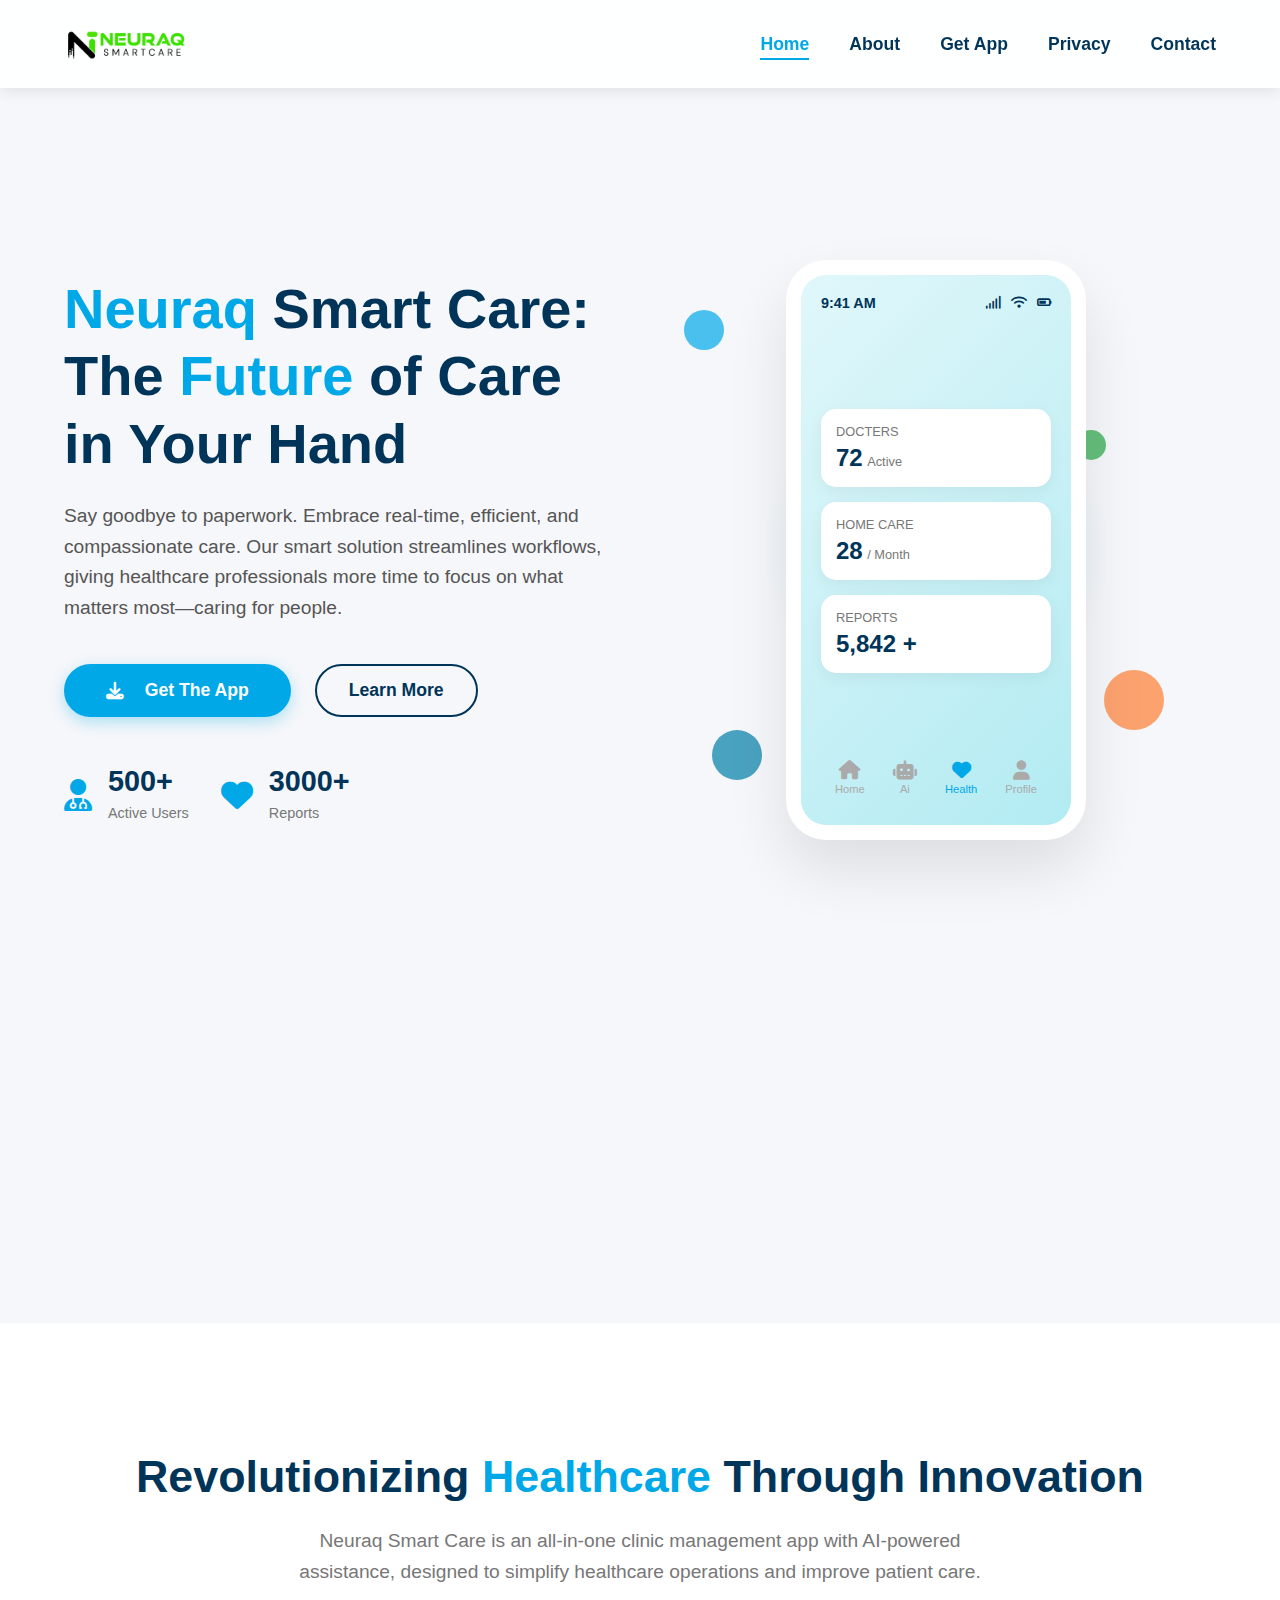
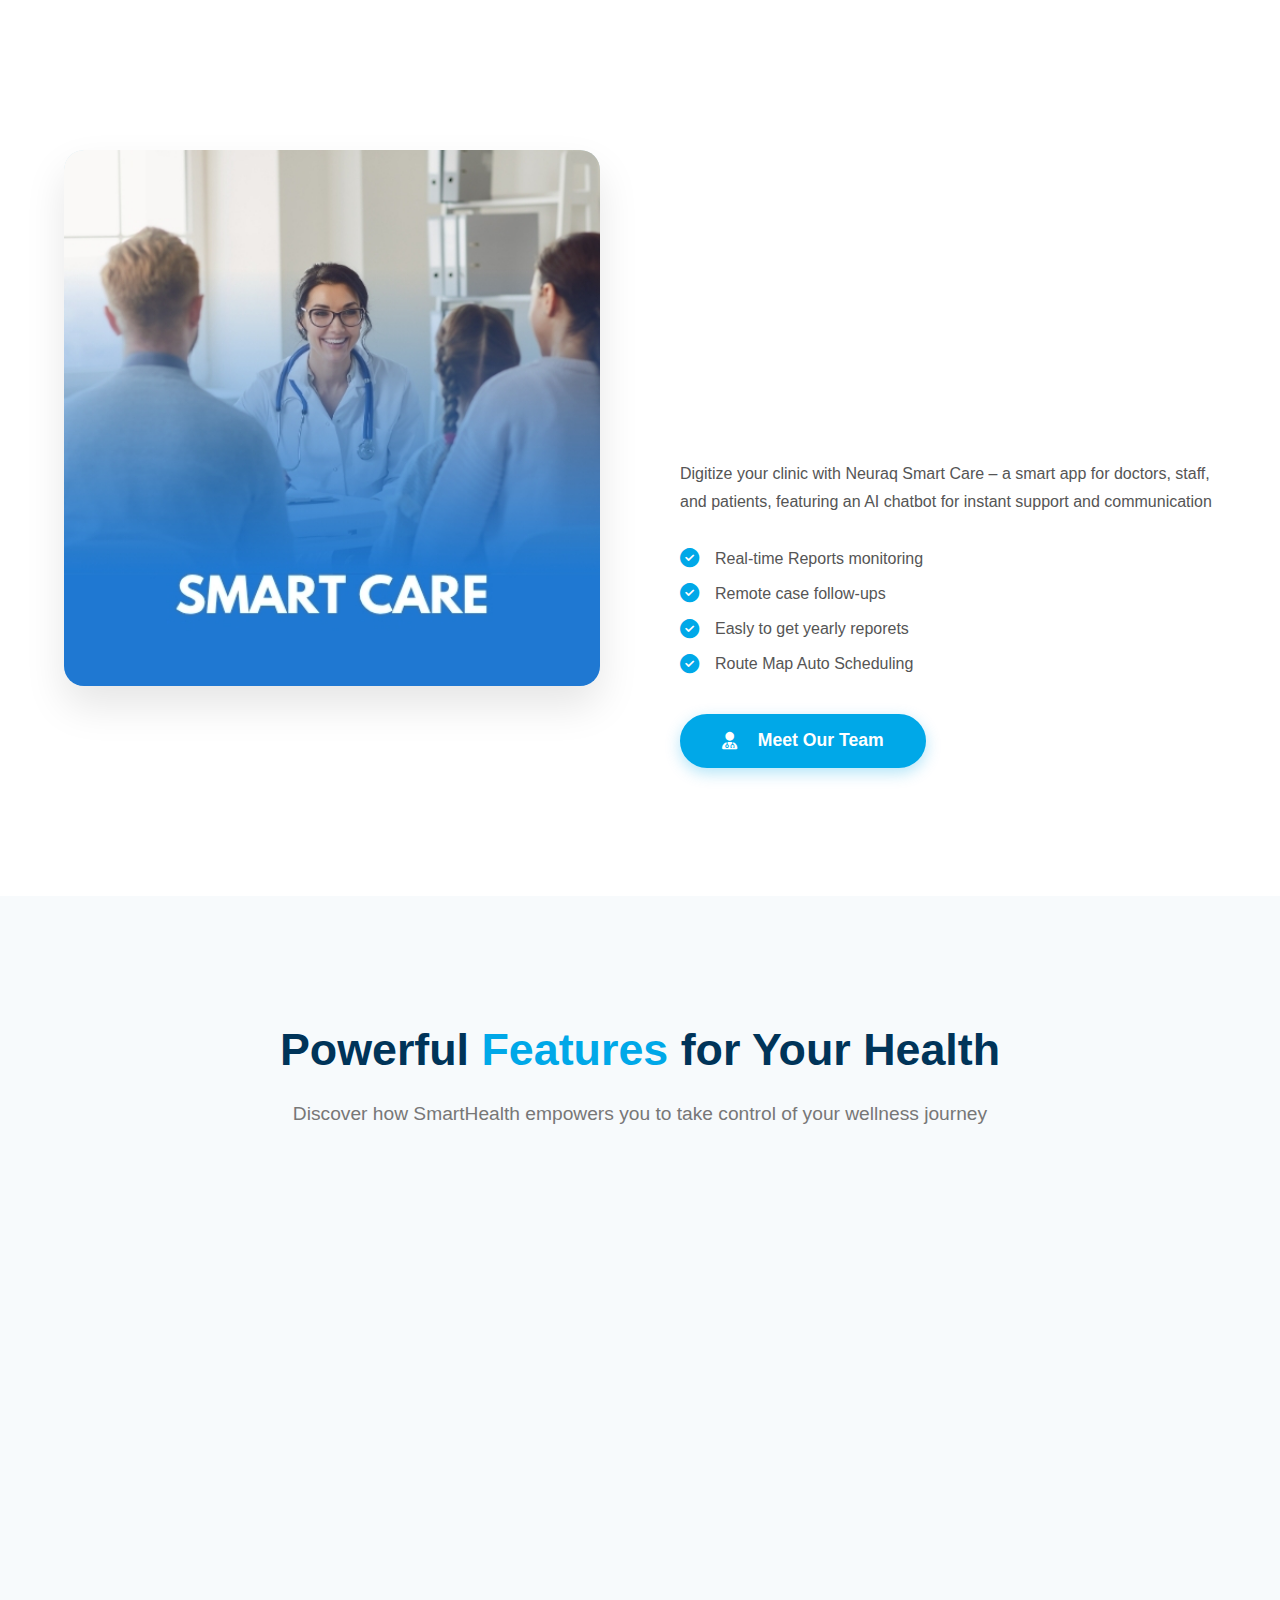
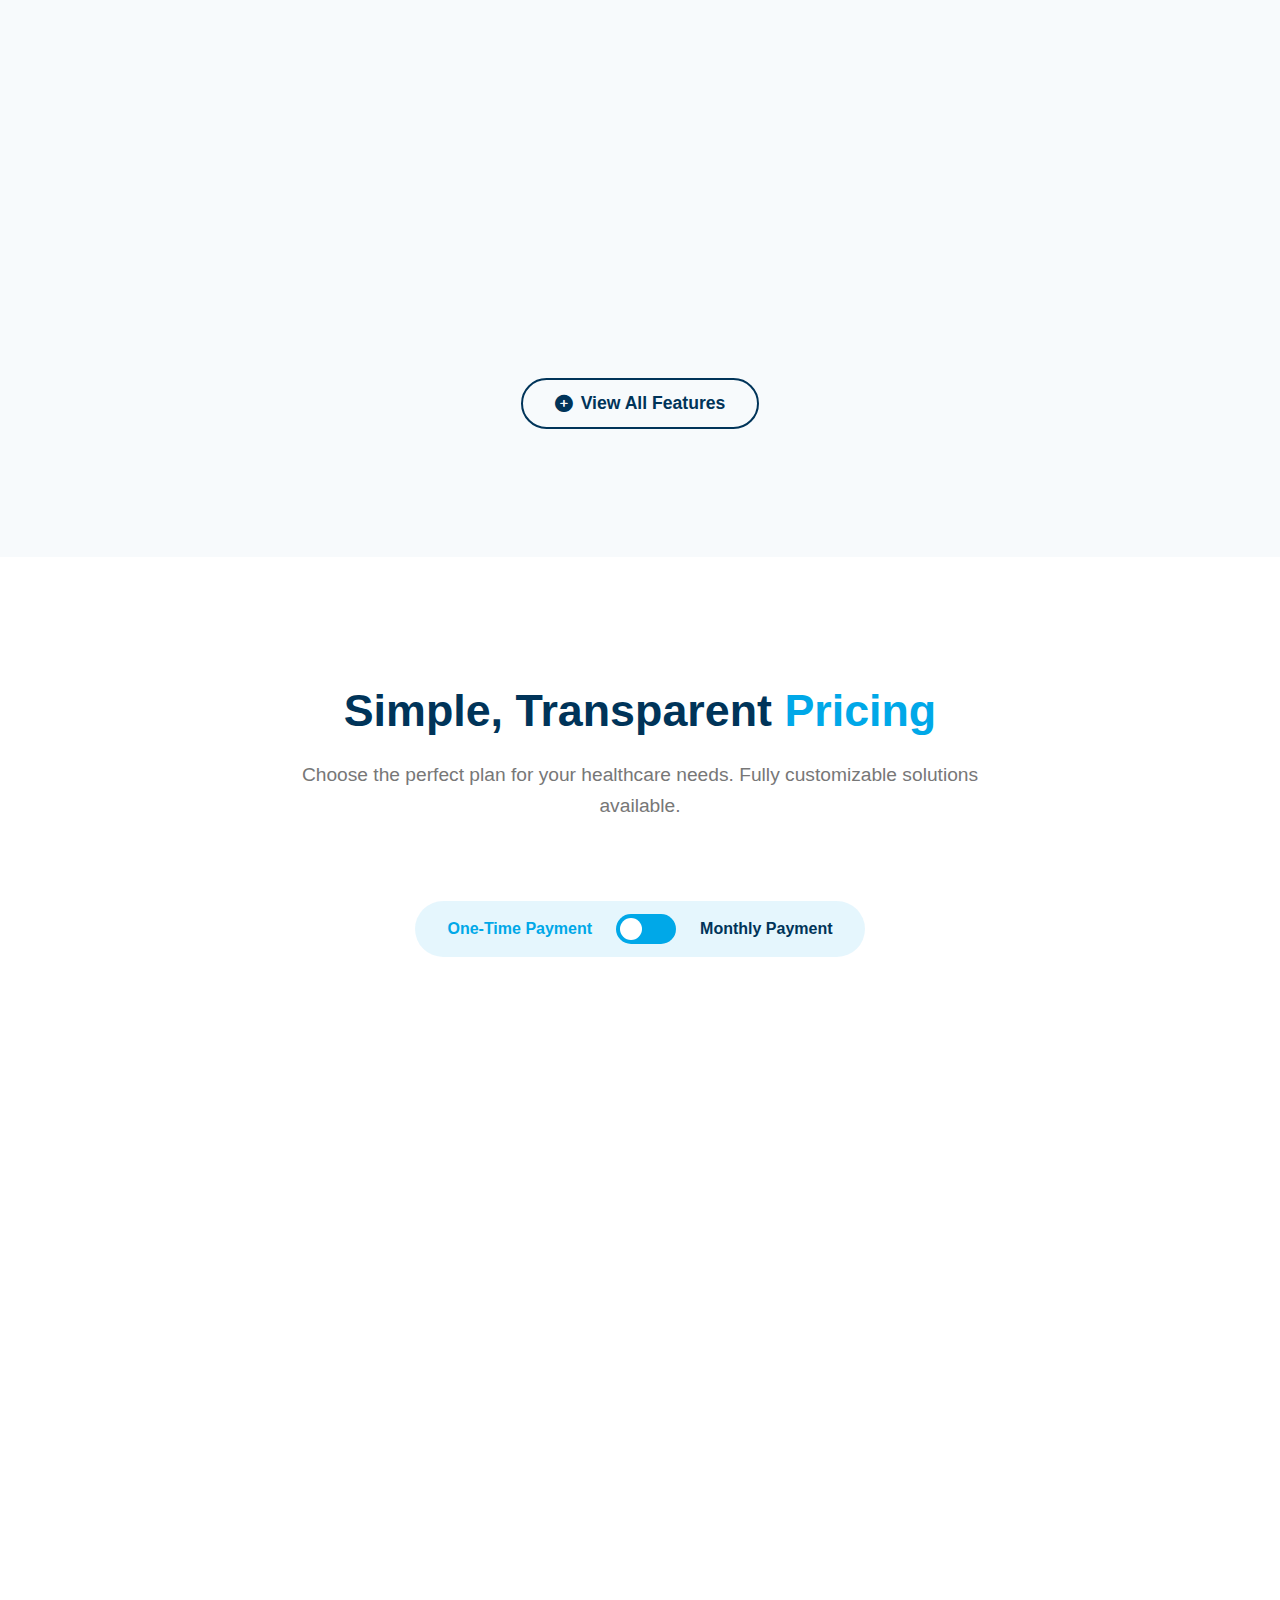
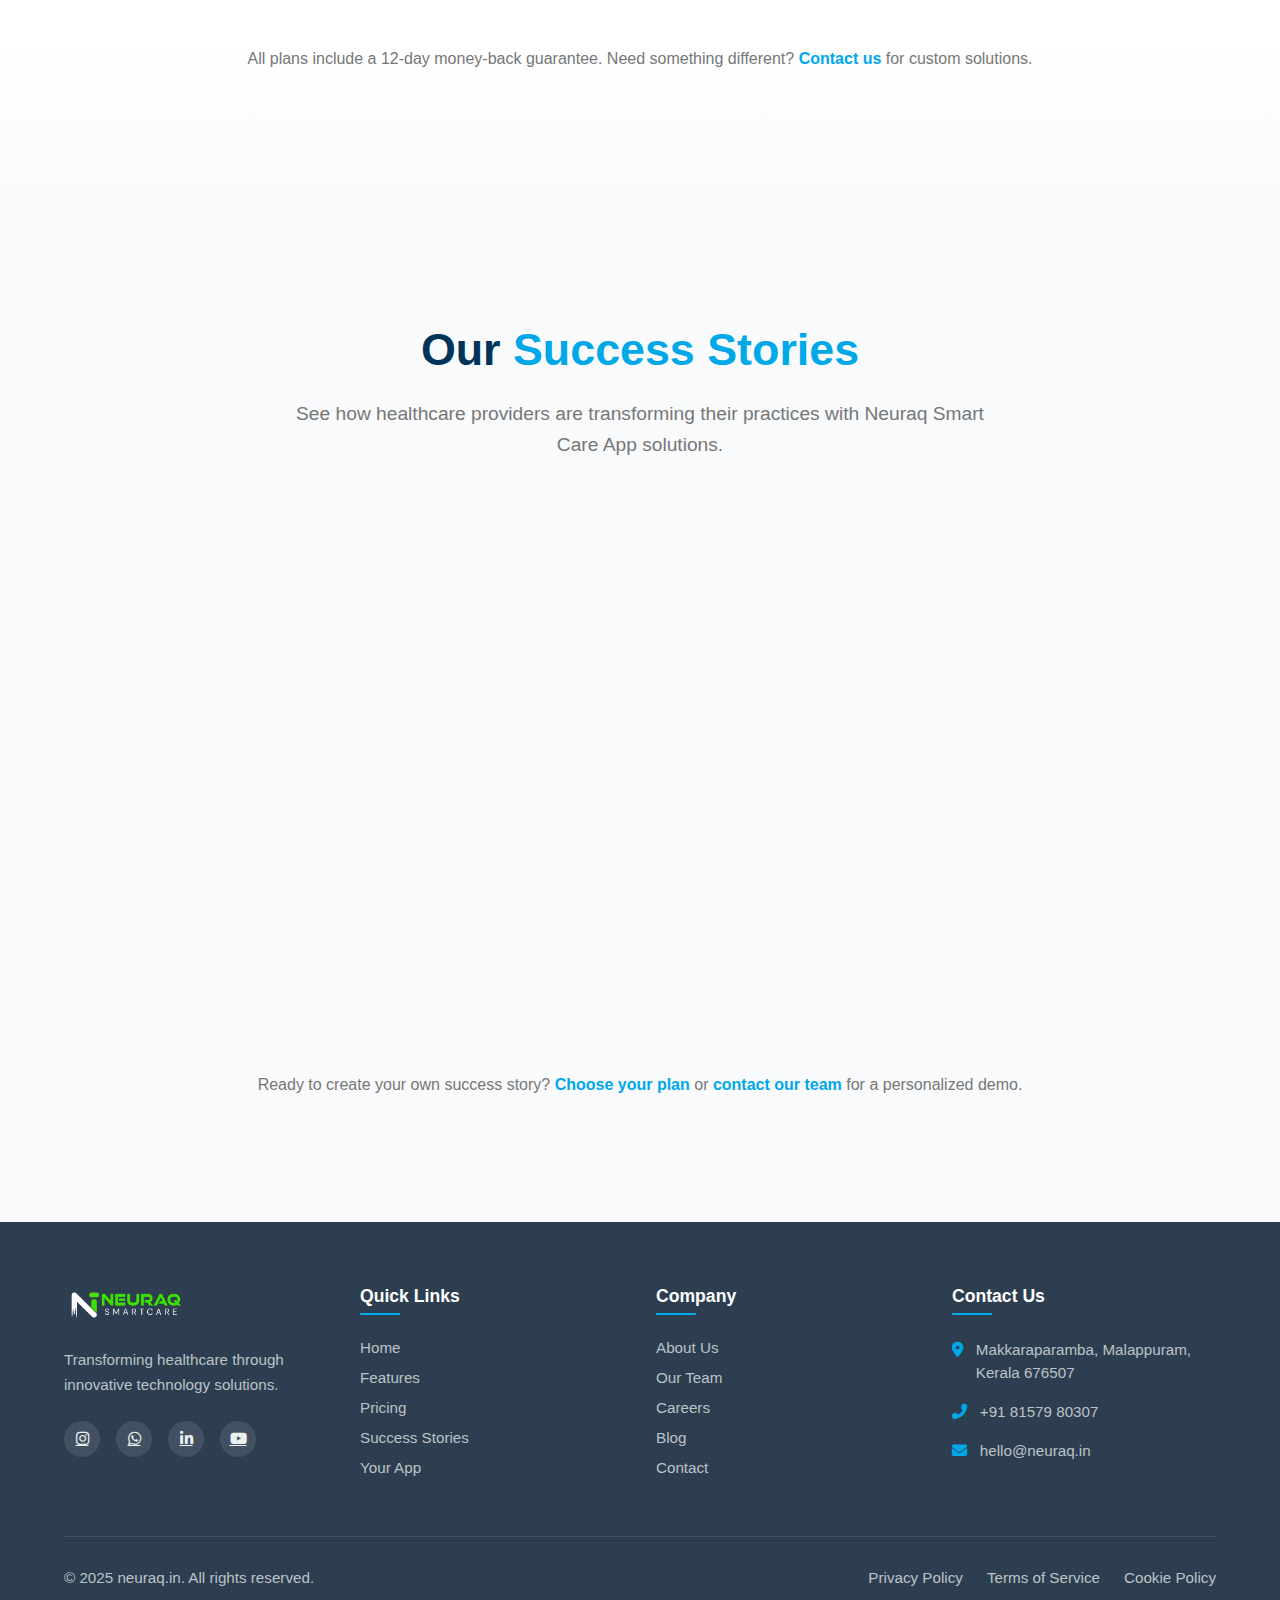
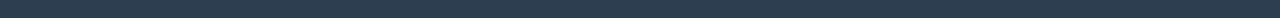
<file: index.html>
<!DOCTYPE html>
<html lang="en">
  <head>
    <meta charset="UTF-8" />
    <meta name="viewport" content="width=device-width, initial-scale=1.0" />
    <title>SmartHealth - Intelligent Healthcare Solutions</title>
    <link
      rel="stylesheet"
      href="https://cdnjs.cloudflare.com/ajax/libs/font-awesome/6.4.0/css/all.min.css"
    />
    <link rel="stylesheet" href="styles.css" />
  </head>
  <body>
    <!-- Healthcare Navbar -->
    <nav class="navbar">
      <a href="#" class="logo">
        <img src="Assets/img/smart-care.png" alt="" class="logo-img" />
      </a>

      <div class="nav-links">
        <a href="index.html" class="active">Home</a>
        <a href="about.html">About</a>
        <a href="app.html">Get App</a>
        <a href="privacy.html">Privacy</a>
        <a href="contact.html">Contact</a>
      </div>

      <div class="toggle-btn">
        <i class="fas fa-bars"></i>
      </div>
    </nav>

    <!-- Hero Section -->
    <section class="hero">
      <div class="hero-content">
        <h1>
          <span>Neuraq </span>Smart Care: The <span>Future</span> of Care in
          Your Hand
        </h1>
        <p>
          Say goodbye to paperwork. Embrace real-time, efficient, and
          compassionate care. Our smart solution streamlines workflows, giving
          healthcare professionals more time to focus on what matters
          most—caring for people.
        </p>

        <div class="cta-buttons">
          <a href="app.html" class="btn btn-primary">
            <i class="fas fa-download" style="margin-right: 8px"></i> Get The
            App
          </a>
          <a href="about.html" class="btn btn-secondary">Learn More</a>
        </div>

        <div class="app-stats">
          <div class="stat-item">
            <i class="fas fa-user-md"></i>
            <div class="stat-text">
              <h3>500+</h3>
              <p>Active Users</p>
            </div>
          </div>
          <div class="stat-item">
            <i class="fas fa-heart"></i>
            <div class="stat-text">
              <h3>3000+</h3>
              <p>Reports</p>
            </div>
          </div>
        </div>
      </div>

      <div class="hero-image">
        <div class="mockup-shadow"></div>
        <div class="phone-mockup">
          <div class="phone-screen">
            <div class="screen-content">
              <div class="app-header">
                <div class="app-time">9:41 AM</div>
                <div class="app-icons">
                  <i class="fas fa-signal"></i>
                  <i class="fas fa-wifi"></i>
                  <i class="fas fa-battery-three-quarters"></i>
                </div>
              </div>

              <div class="health-data">
                <div class="health-metric">
                  <div class="metric-title">DOCTERS</div>
                  <div>
                    <span class="metric-value">72</span>
                    <span class="metric-unit">Active</span>
                  </div>
                </div>
                <div class="health-metric">
                  <div class="metric-title">HOME CARE</div>
                  <div>
                    <span class="metric-value">28</span>
                    <span class="metric-unit">/ Month</span>
                  </div>
                </div>
                <div class="health-metric">
                  <div class="metric-title">REPORTS</div>
                  <div>
                    <span class="metric-value">5,842 +</span>
                    <span class="metric-unit"></span>
                  </div>
                </div>
              </div>

              <div class="app-footer">
                <div class="app-tab">
                  <i class="fas fa-home"></i>
                  <span>Home</span>
                </div>
                <div class="app-tab">
                  <i class="fas fa-robot"></i>
                  <span>Ai</span>
                </div>
                <div class="app-tab active">
                  <i class="fas fa-heart"></i>
                  <span>Health</span>
                </div>
                <div class="app-tab">
                  <i class="fas fa-user"></i>
                  <span>Profile</span>
                </div>
              </div>
            </div>
          </div>
        </div>

        <div class="floating-elements">
          <div class="floating-element"></div>
          <div class="floating-element"></div>
          <div class="floating-element"></div>
          <div class="floating-element"></div>
        </div>
      </div>
    </section>

    <!-- App Navigation Section -->
    <section class="app-navigation">
      <div class="container">
        <div class="nav-content">
          <h2>Ready to Manage Your <span>Healthcare App</span>?</h2>
          <p>
            Access your customized Smart Care solution or explore our app
            features.
          </p>
          <div class="nav-buttons">
            <a href="app.html" class="btn btn-primary">
              <i class="fas fa-rocket"></i> Go To Your App
            </a>
            <a href="about.html" class="btn btn-outline">
              <i class="fas fa-search"></i> Explore Features
            </a>
          </div>
        </div>
      </div>
    </section>

    <!-- About Section -->
    <section class="about" id="about">
      <div class="container">
        <div class="section-header">
          <h2>Revolutionizing <span>Healthcare</span> Through Innovation</h2>
          <p>
            Neuraq Smart Care is an all-in-one clinic management app with
            AI-powered assistance, designed to simplify healthcare operations
            and improve patient care.
          </p>
        </div>

        <div class="about-content">
          <div class="about-image">
            <div class="health-animation">
              <div class="pulse-circle"></div>
              <div class="pulse-circle delay-1"></div>
              <div class="pulse-circle delay-2"></div>
              <img
                src="Assets/img/about.jpg"
                alt="Doctor using SmartHealth app"
              />
            </div>
            <!-- <div class="floating-icons">
                    <i class="fas fa-heartbeat"></i>
                    <i class="fas fa-prescription-bottle-alt"></i>
                    <i class="fas fa-chart-line"></i>
                    <i class="fas fa-procedures"></i>
                </div> -->
          </div>

          <div class="about-text">
            <div class="about-features">
              <div class="feature-card">
                <div class="feature-icon">
                  <i class="fas fa-brain"></i>
                </div>
                <h3>AI-Powered Insights</h3>
                <p>
                  Adapt NeuAI to your hospital's departments, specialties, and
                  use cases.
                </p>
              </div>

              <div class="feature-card">
                <div class="feature-icon">
                  <i class="fas fa-shield-alt"></i>
                </div>
                <h3>Secure & Private</h3>
                <p>
                  Data protection ensures your health information remains
                  confidential.
                </p>
              </div>
            </div>

            <div class="about-details">
              <p>
                Digitize your clinic with Neuraq Smart Care – a smart app for
                doctors, staff, and patients, featuring an AI chatbot for
                instant support and communication
              </p>

              <ul class="health-list">
                <li>
                  <i class="fas fa-check-circle"></i> Real-time Reports
                  monitoring
                </li>
                <li>
                  <i class="fas fa-check-circle"></i> Remote case follow-ups
                </li>
                <li>
                  <i class="fas fa-check-circle"></i> Easly to get yearly
                  reporets
                </li>
                <li>
                  <i class="fas fa-check-circle"></i> Route Map Auto Scheduling
                </li>
              </ul>

              <a href="about.html" class="btn btn-primary">
                <i class="fas fa-user-md" style="margin-right: 8px"></i> Meet
                Our Team
              </a>
            </div>
          </div>
        </div>
      </div>
    </section>

    <!-- Features Section -->
    <section class="features" id="features">
      <div class="container">
        <div class="section-header">
          <h2>Powerful <span>Features</span> for Your Health</h2>
          <p>
            Discover how SmartHealth empowers you to take control of your
            wellness journey
          </p>
        </div>

        <div class="features-grid">
          <!-- Feature 1 -->
          <div class="feature-card">
            <div class="feature-icon">
              <i class="fas fa-heartbeat"></i>
            </div>
            <h3>Upload your hospital/clinic logo</h3>
            <p>
              Showcase your brand by uploading your hospital or clinic’s logo to
              personalize the platform for your patients and staff.
            </p>
            <div class="feature-badge">New</div>
          </div>

          <!-- Feature 2 -->
          <div class="feature-card">
            <div class="feature-icon">
              <i class="fas fa-pills"></i>
            </div>
            <h3>Available in your local language</h3>
            <p>
              Break language barriers with support for regional languages,
              ensuring everyone can access healthcare services comfortably.
            </p>
          </div>

          <!-- Feature 3 -->
          <div class="feature-card">
            <div class="feature-icon">
              <i class="fas fa-robot"></i>
            </div>
            <h3>NeuAI – Your Smart Healthcare Assistant</h3>
            <p>
              Leverage AI to get smart health insights, timely suggestions, and
              proactive alerts tailored to your unique health profile.
            </p>
            <div class="feature-badge">AI</div>
          </div>

          <!-- Feature 4 -->
          <div class="feature-card">
            <div class="feature-icon">
              <i class="fas fa-file-medical"></i>
            </div>
            <h3>Speed Up the Workflow</h3>
            <p>
              Enhance operational efficiency with digital tools that streamline
              report access, prescription handling, and administrative tasks.
            </p>
          </div>

          <!-- Feature 5 -->
          <div class="feature-card">
            <div class="feature-icon">
              <i class="fas fa-video"></i>
            </div>
            <h3>User-Friendly Interface</h3>
            <p>
              Enjoy a clean, intuitive design that makes it easy for patients
              and providers to navigate appointments, records, and
              consultations.
            </p>
          </div>

          <!-- Feature 6 -->
          <div class="feature-card">
            <div class="feature-icon">
              <i class="fas fa-bell"></i>
            </div>
            <h3>Improved Visibility for Admins and Nurses</h3>
            <p>
              Enable healthcare staff to monitor patient status in real-time
              with alerts and dashboards for better decision-making and care.
            </p>
          </div>
        </div>

        <div class="features-cta">
          <a href="about.html" class="btn btn-secondary">
            <i class="fas fa-plus-circle" style="margin-right: 8px"></i> View
            All Features
          </a>
        </div>
      </div>
    </section>

    <!-- Pricing Section -->
    <section class="pricing" id="pricing">
      <div class="container">
        <div class="section-header">
          <h2>Simple, Transparent <span>Pricing</span></h2>
          <p>
            Choose the perfect plan for your healthcare needs. Fully
            customizable solutions available.
          </p>
        </div>

        <div class="pricing-switch">
          <div class="switch-container">
            <span class="active">One-Time Payment</span>
            <label class="switch">
              <input type="checkbox" id="pricing-toggle" />
              <span class="slider round"></span>
            </label>
            <span>Monthly Payment</span>
          </div>
        </div>

        <div class="pricing-grid">
          <!-- Basic Plan -->
          <div class="pricing-card">
            <div class="pricing-header">
              <h3>Basic</h3>
              <div class="price one-time">
                <span class="currency">₹</span>
                <span class="amount">18,000</span>
                <span class="period">one-time</span>
              </div>
              <div class="price monthly">
                <span class="currency">₹</span>
                <span class="amount">1,499</span>
                <span class="period">per month</span>
              </div>
              <p>Our entry-level customized solution</p>
            </div>
            <div class="pricing-features">
              <ul>
                <li><i class="fas fa-check-circle"></i> Basic customization</li>
                <li><i class="fas fa-check-circle"></i> NeuCare branding</li>
                <li>
                  <i class="fas fa-check-circle"></i> Core health features
                </li>
                <li><i class="fas fa-check-circle"></i> 24/7 support</li>
                <li>
                  <i class="fas fa-check-circle"></i> 3 months free updates
                </li>
              </ul>
            </div>
            <div class="pricing-cta">
              <a
                href="https://docs.google.com/forms/d/e/1FAIpQLScA0hGdnUHYPL7MQuj6fQu_e11WuFx6YXULLw1m3s7zFK6sJw/viewform?usp=header"
                class="btn btn-outline"
                >Get Started</a
              >
            </div>
          </div>

          <!-- Premium Plan (Featured) -->
          <div class="pricing-card featured">
            <div class="featured-badge">Most Popular</div>
            <div class="pricing-header">
              <h3>Premium</h3>
              <div class="price one-time">
                <span class="currency">₹</span>
                <span class="amount">44,999</span>
                <span class="period">one-time</span>
              </div>
              <div class="price monthly">
                <span class="currency">₹</span>
                <span class="amount">4,499</span>
                <span class="period">per month</span>
              </div>
              <p>Complete white-label solution</p>
            </div>
            <div class="pricing-features">
              <ul>
                <li>
                  <i class="fas fa-check-circle"></i>
                  <strong>Fully your own app</strong>
                </li>
                <li>
                  <i class="fas fa-check-circle"></i> Complete customization
                </li>
                <li>
                  <i class="fas fa-check-circle"></i> Your branding & logo
                </li>
                <li>
                  <i class="fas fa-check-circle"></i> All premium features
                </li>
                <li><i class="fas fa-check-circle"></i> Priority support</li>
                <li>
                  <i class="fas fa-check-circle"></i> 6 months free updates
                </li>
                <li>
                  <i class="fas fa-check-circle"></i> App store deployment
                </li>
              </ul>
            </div>
            <div class="pricing-cta">
              <a
                href="https://docs.google.com/forms/d/e/1FAIpQLScA0hGdnUHYPL7MQuj6fQu_e11WuFx6YXULLw1m3s7zFK6sJw/viewform?usp=header"
                class="btn btn-primary"
                >Get Premium</a
              >
            </div>
          </div>

          <!-- Enterprise Plan -->
          <div class="pricing-card">
            <div class="pricing-header">
              <h3>Enterprise</h3>
              <div class="price one-time">
                <span class="currency">₹</span>
                <span class="amount">Custom</span>
              </div>
              <div class="price monthly">
                <span class="currency">₹</span>
                <span class="amount">Custom</span>
              </div>
              <p>Tailored solutions for large organizations</p>
            </div>
            <div class="pricing-features">
              <ul>
                <li>
                  <i class="fas fa-check-circle"></i> All Premium features
                </li>
                <li>
                  <i class="fas fa-check-circle"></i> Multi-user management
                </li>
                <!-- <li><i class="fas fa-check-circle"></i> API integration</li> -->
                <li>
                  <i class="fas fa-check-circle"></i> Dedicated account manager
                </li>
                <li><i class="fas fa-check-circle"></i> Custom development</li>
                <li><i class="fas fa-check-circle"></i> 24/7 support</li>
              </ul>
            </div>
            <div class="pricing-cta">
              <a
                href="https://docs.google.com/forms/d/e/1FAIpQLScA0hGdnUHYPL7MQuj6fQu_e11WuFx6YXULLw1m3s7zFK6sJw/viewform?usp=header"
                class="btn btn-outline"
                >Contact Sales</a
              >
            </div>
          </div>
        </div>

        <div class="pricing-footer">
          <p>
            All plans include a 12-day money-back guarantee. Need something
            different? <a href="https://wa.me/918157980307">Contact us</a> for
            custom solutions.
          </p>
        </div>
      </div>
    </section>

    <!-- Success Stories Section -->
    <section class="success-stories" id="success-stories">
      <div class="container">
        <div class="section-header">
          <h2>Our <span>Success Stories</span></h2>
          <p>
            See how healthcare providers are transforming their practices with
            Neuraq Smart Care App solutions.
          </p>
        </div>

        <div class="stories-grid">
          <!-- Video 1 -->
          <div class="story-card">
            <div class="video-container">
              <iframe
                src="https://www.youtube.com/embed/CQopDGLB2V0"
                frameborder="0"
                allow="accelerometer; autoplay; clipboard-write; encrypted-media; gyroscope; picture-in-picture"
                allowfullscreen
              ></iframe>
            </div>
            <div class="story-content">
              <h3>Makkaraparamba Palliative Care Transformation</h3>
              <p class="story-meta">
                Empowering compassionate care with Neuraq Smart Care App
              </p>
              <p class="story-excerpt">
                The Neuraq Smart Care App has streamlined patient tracking and
                boosted caregiver support in Makkaraparamba, bringing a new
                level of efficiency to palliative care.
              </p>

              <!-- <div class="story-cta">
                        <a href="#" class="btn btn-outline">Watch Full Story</a>
                    </div> -->
            </div>
          </div>

          <!-- Video 2 -->
          <div class="story-card">
            <div class="video-container">
              <blockquote
                class="instagram-media"
                data-instgrm-permalink="https://www.instagram.com/reel/DKbty9GziOn/"
                data-instgrm-version="14"
                style="width: 100%; max-width: 540px; margin: auto"
              ></blockquote>
              <script async src="//www.instagram.com/embed.js"></script>
            </div>
            <div class="story-content">
              <h3>Neuraq Smart Care App Launch – Makkaraparamba</h3>
<p class="story-meta">Moments from the Launch Event</p>
<p class="story-excerpt">
  Experience the highlights of our app launch event, where we introduced the Neuraq Smart Care App to revolutionize palliative care. From community engagement to live demos, these videos and shorts capture our journey towards smarter healthcare.
</p>

              <!-- <div class="story-cta">
                        <a href="#" class="btn btn-outline">Watch Full Story</a>
                    </div> -->
            </div>
          </div>

          <!-- Image Story -->
          <div class="story-card">
            <div class="image-container">
              <img
                src="Assets/img/story-1.jpg"
                alt="NeuCare App in use at clinic"
              />
              <!-- <div class="play-button">
                        <i class="fas fa-play"></i>
                    </div> -->
            </div>
            <div class="story-content">
             <h3>In the News: Neuraq Smart Care App</h3>
<p class="story-meta">From Vision to Real</p>
<p class="story-excerpt">
  The Neuraq Smart Care App started as a local idea and now transforms palliative care across the region—built by doctors and developers to meet real needs.
</p>


              <div class="story-cta">
                <a href="https://www.neuraq.in/news-1.html" class="btn btn-primary">Read Our Story</a>
              </div>
            </div>
          </div>
        </div>

        <div class="stories-footer">
          <p>
            Ready to create your own success story?
            <a href="#pricing">Choose your plan</a> or
            <a href="https://wa.me/918157980307">contact our team</a> for a
            personalized demo.
          </p>
        </div>
      </div>
    </section>

    <!-- Footer Section -->
    <footer class="site-footer">
      <div class="container">
        <div class="footer-grid">
          <div class="footer-brand">
            <h3>
              <img src="Assets/img/logo-wt.png" alt="" class="logo-img" />
            </h3>
            <p>
              Transforming healthcare through innovative technology solutions.
            </p>
            <div class="social-links">
              <a cl href="https://www.instagram.com/neuraq.in/" aria-label="instagram"
                ><i class="fab fa-instagram"></i
              ></a>
              <a href="https://wa.me/918157980307" aria-label="WhatsApp"
                ><i class="fab fa-whatsapp"></i
              ></a>
              <a href="https://www.linkedin.com/company/neuraq/" aria-label="LinkedIn"
                ><i class="fab fa-linkedin-in"></i
              ></a>
              <a href="https://youtube.com/@neuraq-in/" aria-label="YouTube"
                ><i class="fab fa-youtube"></i
              ></a>
            </div>
          </div>

          <div class="footer-links">
            <h4>Quick Links</h4>
            <ul>
              <li><a href="#">Home</a></li>
              <li><a href="about.html">Features</a></li>
              <li><a href="#pricing">Pricing</a></li>
              <li><a href="#success-stories">Success Stories</a></li>
              <li><a href="app.html">Your App</a></li>
            </ul>
          </div>

          <div class="footer-links">
            <h4>Company</h4>
            <ul>
              <li><a href="https://www.neuraq.in/">About Us</a></li>
              <li><a href="#">Our Team</a></li>
              <li><a href="https://www.neuraq.in/career.html">Careers</a></li>
              <li><a href="https://www.neuraq.in">Blog</a></li>
              <li><a href="contact.html">Contact</a></li>
            </ul>
          </div>

          <div class="footer-contact">
            <h4>Contact Us</h4>
            <ul>
              <li>
                <i class="fas fa-map-marker-alt"></i> Makkaraparamba, Malappuram, Kerala 676507
              </li>
              <li><i class="fas fa-phone-alt"></i> +91 81579 80307</li>
              <li><i class="fas fa-envelope"></i> hello@neuraq.in</li>
            </ul>
          </div>
        </div>

        <div class="footer-bottom">
          <div class="copyright">&copy; 2025 neuraq.in. All rights reserved.</div>
          <div class="legal-links">
            <a href="privacy.html">Privacy Policy</a>
            <a href="terms.html">Terms of Service</a>
            <a href="cookie.html">Cookie Policy</a>
          </div>
        </div>
      </div>
    </footer>

    <script>
      // Navbar scroll effect
      window.addEventListener("scroll", function () {
        const navbar = document.querySelector(".navbar");
        navbar.classList.toggle("scrolled", window.scrollY > 50);
      });

      // Mobile menu toggle
      const toggleBtn = document.querySelector(".toggle-btn");
      const navLinks = document.querySelector(".nav-links");

      toggleBtn.addEventListener("click", function () {
        navLinks.classList.toggle("active");
      });

      // Close mobile menu when clicking a link
      document.querySelectorAll(".nav-links a").forEach((link) => {
        link.addEventListener("click", function () {
          navLinks.classList.remove("active");
        });
      });

      // Animation for hero elements
      document.addEventListener("DOMContentLoaded", function () {
        const heroContent = document.querySelector(".hero-content");
        const heroImage = document.querySelector(".hero-image");

        setTimeout(() => {
          heroContent.style.opacity = "1";
          heroContent.style.transform = "translateY(0)";
        }, 300);

        setTimeout(() => {
          heroImage.style.opacity = "1";
          heroImage.style.transform = "translateY(0)";
        }, 600);
      });
    </script>

    <script>
      // Animation for about section when scrolled into view
      document.addEventListener("DOMContentLoaded", function () {
        const aboutSection = document.querySelector(".about");

        const observer = new IntersectionObserver(
          (entries) => {
            entries.forEach((entry) => {
              if (entry.isIntersecting) {
                aboutSection.querySelector(".about-image").style.opacity = "1";
                aboutSection.querySelector(".about-image").style.transform =
                  "translateY(0)";
                aboutSection.querySelector(".about-text").style.opacity = "1";
                aboutSection.querySelector(".about-text").style.transform =
                  "translateY(0)";
              }
            });
          },
          { threshold: 0.1 }
        );

        observer.observe(aboutSection);
      });
    </script>

    <script>
      // Animation for feature cards when scrolled into view
      document.addEventListener("DOMContentLoaded", function () {
        const featuresSection = document.querySelector(".features");
        const featureCards = document.querySelectorAll(
          ".feature-card:not(.hidden-feature)"
        );

        const observer = new IntersectionObserver(
          (entries) => {
            entries.forEach((entry, index) => {
              if (entry.isIntersecting) {
                setTimeout(() => {
                  entry.target.style.opacity = "1";
                  entry.target.style.transform = "translateY(0)";
                }, index * 100);
              }
            });
          },
          { threshold: 0.1 }
        );

        featureCards.forEach((card) => {
          card.style.opacity = "0";
          card.style.transform = "translateY(20px)";
          card.style.transition = "all 0.5s ease";
          observer.observe(card);
        });
      });
    </script>

    <script>
      // Pricing toggle functionality
      document.addEventListener("DOMContentLoaded", function () {
        const pricingToggle = document.getElementById("pricing-toggle");
        const oneTimePrices = document.querySelectorAll(".price.one-time");
        const monthlyPrices = document.querySelectorAll(".price.monthly");
        const oneTimeLabel = document.querySelector(
          ".switch-container span:first-child"
        );
        const monthlyLabel = document.querySelector(
          ".switch-container span:last-child"
        );

        pricingToggle.addEventListener("change", function () {
          if (this.checked) {
            // Show monthly prices
            oneTimePrices.forEach((price) => (price.style.display = "none"));
            monthlyPrices.forEach((price) => (price.style.display = "block"));
            oneTimeLabel.classList.remove("active");
            monthlyLabel.classList.add("active");
          } else {
            // Show one-time prices
            oneTimePrices.forEach((price) => (price.style.display = "block"));
            monthlyPrices.forEach((price) => (price.style.display = "none"));
            monthlyLabel.classList.remove("active");
            oneTimeLabel.classList.add("active");
          }
        });

        // Animation for pricing cards when scrolled into view
        const pricingSection = document.querySelector(".pricing");
        const pricingCards = document.querySelectorAll(".pricing-card");

        const observer = new IntersectionObserver(
          (entries) => {
            entries.forEach((entry, index) => {
              if (entry.isIntersecting) {
                setTimeout(() => {
                  entry.target.style.opacity = "1";
                  entry.target.style.transform = "translateY(0)";
                }, index * 150);
              }
            });
          },
          { threshold: 0.1 }
        );

        pricingCards.forEach((card) => {
          card.style.opacity = "0";
          card.style.transform = "translateY(30px)";
          card.style.transition = "all 0.5s ease";
          observer.observe(card);
        });
      });
    </script>

    <script>
      // Animation for story cards when scrolled into view
      document.addEventListener("DOMContentLoaded", function () {
        const storyCards = document.querySelectorAll(".story-card");

        const observer = new IntersectionObserver(
          (entries) => {
            entries.forEach((entry, index) => {
              if (entry.isIntersecting) {
                setTimeout(() => {
                  entry.target.style.opacity = "1";
                  entry.target.style.transform = "translateY(0)";
                }, index * 150);
              }
            });
          },
          { threshold: 0.1 }
        );

        storyCards.forEach((card) => {
          card.style.opacity = "0";
          card.style.transform = "translateY(30px)";
          card.style.transition = "all 0.5s ease";
          observer.observe(card);
        });

        // Play button functionality for image cards
        document.querySelectorAll(".play-button").forEach((button) => {
          button.addEventListener("click", function () {
            const card = this.closest(".story-card");
            // Replace image with video
            const imageContainer = card.querySelector(".image-container");
            imageContainer.innerHTML = `
                    <iframe src="https://www.youtube.com/embed/YOUR_VIDEO_ID_3" frameborder="0" 
                            allow="accelerometer; autoplay; clipboard-write; encrypted-media; gyroscope; picture-in-picture" 
                            allowfullscreen></iframe>
                `;
          });
        });
      });
    </script>

    <script>
      // Animation for the section
      document.addEventListener("DOMContentLoaded", function () {
        const appNavSection = document.querySelector(".app-navigation");

        const observer = new IntersectionObserver(
          (entries) => {
            entries.forEach((entry) => {
              if (entry.isIntersecting) {
                entry.target.style.opacity = "1";
                entry.target.style.transform = "translateY(0)";
              }
            });
          },
          { threshold: 0.1 }
        );

        appNavSection.style.opacity = "0";
        appNavSection.style.transform = "translateY(20px)";
        appNavSection.style.transition = "all 0.5s ease";
        observer.observe(appNavSection);
      });
    </script>
  </body>
</html>
</file>
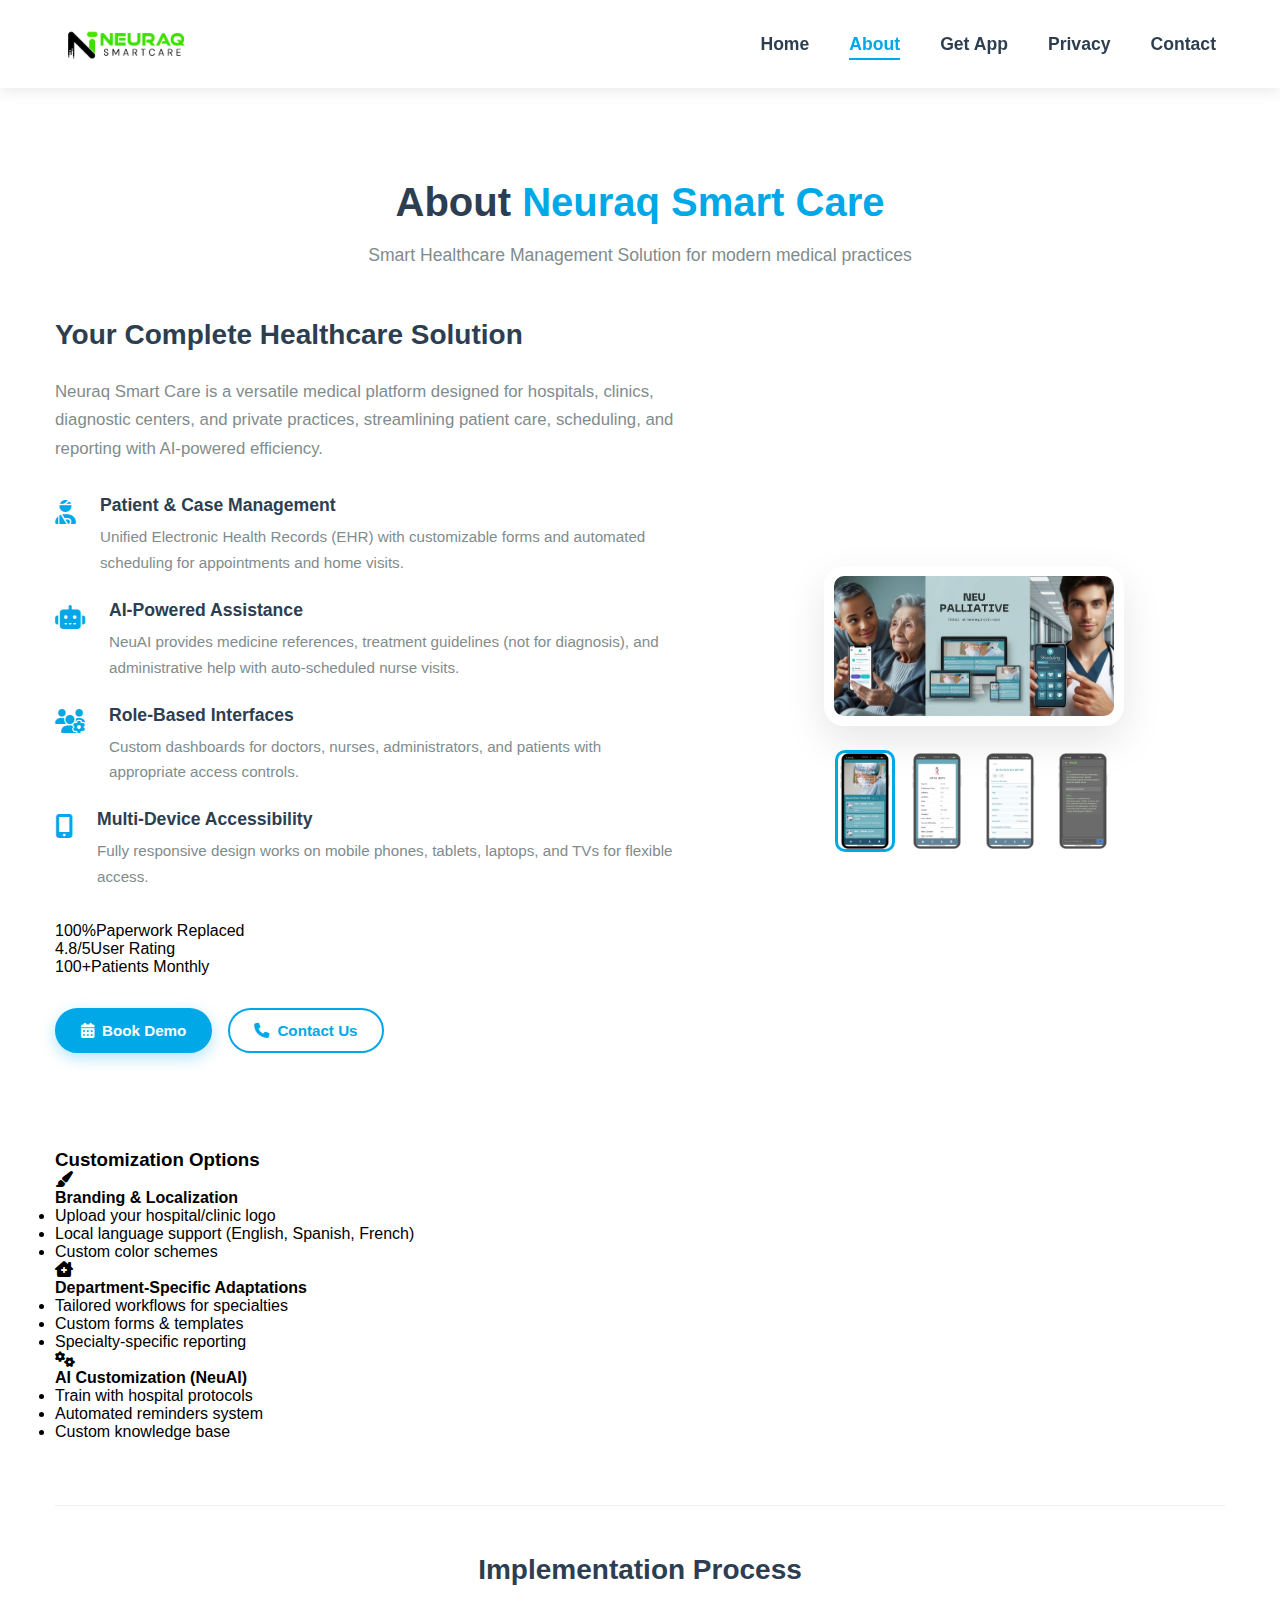
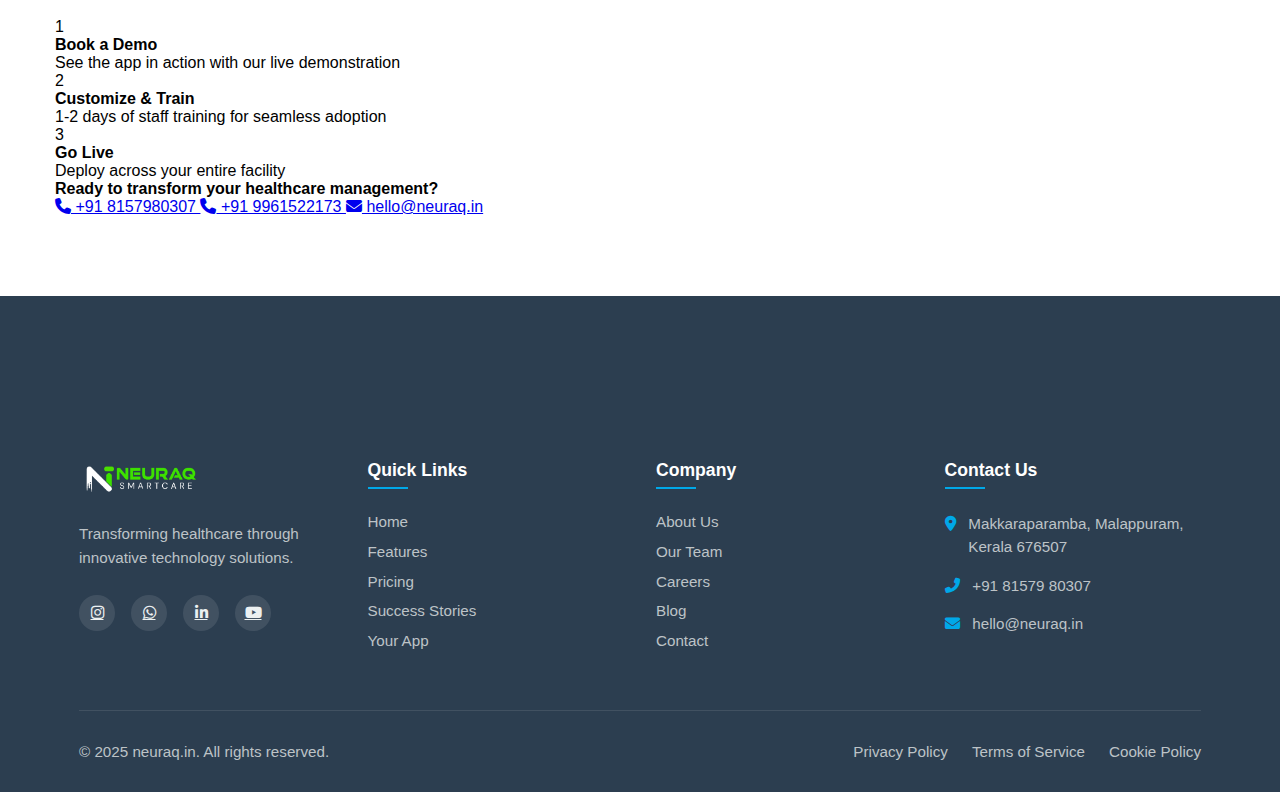
<file: about.html>
<!DOCTYPE html>
<html lang="en">
<head>
    <meta charset="UTF-8" />
    <meta name="viewport" content="width=device-width, initial-scale=1.0" />
    <title>About | Neuraq Smart Care - Intelligent Healthcare Solutions</title>
    <link rel="icon" href="Assets/img/logo-icon.png" type="image/x-icon">  <meta name="description" content="Neuraq Smart Care is an all-in-one AI-powered clinic management app designed to simplify healthcare operations and improve patient care. Streamline EHR, scheduling, and communication for doctors, staff, and patients with NeuAI assistance. Your complete healthcare solution for hospitals, clinics, and private practices." />
    <meta name="keywords" content="Neuraq Smart Care, Neuraq, healthcare app, clinic management, AI healthcare, patient management, EHR, electronic health records, medical platform, hospital management, diagnostic center software, private practice software, smart app for doctors, AI chatbot, medical scheduling, patient care, health app, palliative care application, NeuAI, Neuraq Technologies" />
    <meta name="robots" content="index, follow" />
    <meta name="author" content="Neuraq Technologies" />
    <link rel="stylesheet" href="https://cdnjs.cloudflare.com/ajax/libs/font-awesome/6.4.0/css/all.min.css">
    <link rel="stylesheet" href="styles.css">
    <link rel="stylesheet" href="about.css">
</head>
<body>
    <!-- Healthcare Navbar -->
    <nav class="navbar">
        <a href="#" class="logo">
            <img src="Assets/img/smart-care.png" alt="" class="logo-img">
        </a>
        
        <div class="nav-links">
            <a href="index.html">Home</a>
            <a href="about.html" class="active">About</a>
            <a href="app.html">Get App</a>
            <a href="privacy.html">Privacy</a>
            <a href="contact.html">Contact</a>
        </div>
        
        <div class="toggle-btn">
            <i class="fas fa-bars"></i>
        </div>
    </nav>
    
<!-- About App Section -->
<section class="about-app" id="about-app">
    <div class="container">
        <div class="section-header">
            <h2>About <span>Neuraq Smart Care</span></h2>
            <p>Smart Healthcare Management Solution for modern medical practices</p>
        </div>

        <div class="about-content">
            <div class="about-text">
                <h3>Your Complete Healthcare Solution</h3>
                <p>Neuraq Smart Care is a versatile medical platform designed for hospitals, clinics, diagnostic centers, and private practices, streamlining patient care, scheduling, and reporting with AI-powered efficiency.</p>
                
                <div class="features-list">
                    <div class="feature-item">
                        <i class="fas fa-user-injured"></i>
                        <div>
                            <h4>Patient & Case Management</h4>
                            <p>Unified Electronic Health Records (EHR) with customizable forms and automated scheduling for appointments and home visits.</p>
                        </div>
                    </div>
                    <div class="feature-item">
                        <i class="fas fa-robot"></i>
                        <div>
                            <h4>AI-Powered Assistance</h4>
                            <p>NeuAI provides medicine references, treatment guidelines (not for diagnosis), and administrative help with auto-scheduled nurse visits.</p>
                        </div>
                    </div>
                    <div class="feature-item">
                        <i class="fas fa-users-cog"></i>
                        <div>
                            <h4>Role-Based Interfaces</h4>
                            <p>Custom dashboards for doctors, nurses, administrators, and patients with appropriate access controls.</p>
                        </div>
                    </div>
                    <div class="feature-item">
                        <i class="fas fa-mobile-alt"></i>
                        <div>
                            <h4>Multi-Device Accessibility</h4>
                            <p>Fully responsive design works on mobile phones, tablets, laptops, and TVs for flexible access.</p>
                        </div>
                    </div>
                </div>
                
                <div class="stats-grid">
                    <div class="stat-item">
                        <div class="stat-number">100%</div>
                        <div class="stat-label">Paperwork Replaced</div>
                    </div>
                    <div class="stat-item">
                        <div class="stat-number">4.8/5</div>
                        <div class="stat-label">User Rating</div>
                    </div>
                    <div class="stat-item">
                        <div class="stat-number">100+</div>
                        <div class="stat-label">Patients Monthly</div>
                    </div>
                </div>
                
                <div class="cta-buttons">
                    <a href="#" class="btn btn-primary">
                        <i class="fas fa-calendar-alt"></i> Book Demo
                    </a>
                    <a href="tel:+918157980307" class="btn btn-outline">
                        <i class="fas fa-phone"></i> Contact Us
                    </a>
                </div>
            </div>
            
            <div class="screenshots">
                <div class="screenshot-container">
                    <div class="screenshot-main">
                        <img src="Assets/img/dashbord.jpg" alt="NeuCare Dashboard" loading="lazy" class="active">
                    </div>
                    <div class="screenshot-thumbnails">
                        <div class="thumbnail active" data-src="Assets/img/dashbord.jpg">
                            <img src="Assets/img/app-1.png" alt="Dashboard Thumbnail" loading="lazy">
                        </div>
                        <div class="thumbnail" data-src="Assets/img/app-3.png">
                            <img src="Assets/img/app-3.png" alt="Patient View Thumbnail" loading="lazy">
                        </div>
                        <div class="thumbnail" data-src="Assets/img/app-4.png">
                            <img src="Assets/img/app-4.png" alt="Appointments Thumbnail" loading="lazy">
                        </div>
                        <div class="thumbnail" data-src="Assets/img/app-5.png">
                            <img src="Assets/img/app-5.png" alt="Telemedicine Thumbnail" loading="lazy">
                        </div>
                    </div>
                </div>
            </div>
        </div>
        
        <div class="customization-section">
            <h3>Customization Options</h3>
            <div class="customization-grid">
                <div class="custom-item">
                    <i class="fas fa-paint-brush"></i>
                    <h4>Branding & Localization</h4>
                    <ul>
                        <li>Upload your hospital/clinic logo</li>
                        <li>Local language support (English, Spanish, French)</li>
                        <li>Custom color schemes</li>
                    </ul>
                </div>
                <div class="custom-item">
                    <i class="fas fa-clinic-medical"></i>
                    <h4>Department-Specific Adaptations</h4>
                    <ul>
                        <li>Tailored workflows for specialties</li>
                        <li>Custom forms & templates</li>
                        <li>Specialty-specific reporting</li>
                    </ul>
                </div>
                <div class="custom-item">
                    <i class="fas fa-cogs"></i>
                    <h4>AI Customization (NeuAI)</h4>
                    <ul>
                        <li>Train with hospital protocols</li>
                        <li>Automated reminders system</li>
                        <li>Custom knowledge base</li>
                    </ul>
                </div>
            </div>
        </div>
        
        <div class="tech-specs">
            <h3>Implementation Process</h3>
            <div class="process-steps">
                <div class="step">
                    <div class="step-number">1</div>
                    <div class="step-content">
                        <h4>Book a Demo</h4>
                        <p>See the app in action with our live demonstration</p>
                    </div>
                </div>
                <div class="step">
                    <div class="step-number">2</div>
                    <div class="step-content">
                        <h4>Customize & Train</h4>
                        <p>1-2 days of staff training for seamless adoption</p>
                    </div>
                </div>
                <div class="step">
                    <div class="step-number">3</div>
                    <div class="step-content">
                        <h4>Go Live</h4>
                        <p>Deploy across your entire facility</p>
                    </div>
                </div>
            </div>
            
            <div class="contact-info">
                <h4>Ready to transform your healthcare management?</h4>
                <div class="contact-methods">
                    <a href="tel:+918157980307" class="contact-link">
                        <i class="fas fa-phone"></i> +91 8157980307
                    </a>
                    <a href="tel:+919961522173" class="contact-link">
                        <i class="fas fa-phone"></i> +91 9961522173
                    </a>
                    <a href="mailto:hello@neuraq.in" class="contact-link">
                        <i class="fas fa-envelope"></i> hello@neuraq.in
                    </a>
                </div>
            </div>
        </div>
    </div>
</section>



<script>
    // Enhanced Screenshot Gallery Functionality
    document.addEventListener('DOMContentLoaded', function() {
        // Screenshot gallery
        const thumbnails = document.querySelectorAll('.thumbnail');
        const mainImage = document.querySelector('.screenshot-main img');
        
        if (thumbnails && mainImage) {
            thumbnails.forEach(thumb => {
                thumb.addEventListener('click', function() {
                    thumbnails.forEach(t => t.classList.remove('active'));
                    this.classList.add('active');
                    
                    const newSrc = this.getAttribute('data-src');
                    mainImage.style.opacity = '0';
                    
                    setTimeout(() => {
                        mainImage.src = newSrc;
                        mainImage.style.opacity = '1';
                    }, 300);
                });
            });
        }
        
        // Feature animations
        const featureItems = document.querySelectorAll('.feature-item');
        if (featureItems.length > 0) {
            const observer = new IntersectionObserver((entries) => {
                entries.forEach((entry, index) => {
                    if (entry.isIntersecting) {
                        setTimeout(() => {
                            entry.target.style.opacity = '1';
                            entry.target.style.transform = 'translateX(0)';
                        }, index * 100);
                    }
                });
            }, { threshold: 0.1 });
            
            featureItems.forEach((item, index) => {
                item.style.opacity = '0';
                item.style.transform = index % 2 === 0 ? 'translateX(-20px)' : 'translateX(20px)';
                item.style.transition = 'all 0.5s ease';
                observer.observe(item);
            });
        }
        
        // Custom item animations
        const customItems = document.querySelectorAll('.custom-item');
        customItems.forEach((item, index) => {
            item.style.opacity = '0';
            item.style.transform = 'translateY(20px)';
            item.style.transition = 'all 0.5s ease';
            
            setTimeout(() => {
                item.style.opacity = '1';
                item.style.transform = 'translateY(0)';
            }, 300 + (index * 100));
        });
    });
</script>

    <!-- Footer Section -->
    <footer class="site-footer">
      <div class="container">
        <div class="footer-grid">
          <div class="footer-brand">
            <h3>
              <img src="Assets/img/logo-wt.png" alt="" class="logo-img" />
            </h3>
            <p>
              Transforming healthcare through innovative technology solutions.
            </p>
            <div class="social-links">
              <a cl href="https://www.instagram.com/neuraq.in/" aria-label="instagram"
                ><i class="fab fa-instagram"></i
              ></a>
              <a href="https://wa.me/918157980307" aria-label="WhatsApp"
                ><i class="fab fa-whatsapp"></i
              ></a>
              <a href="https://www.linkedin.com/company/neuraq/" aria-label="LinkedIn"
                ><i class="fab fa-linkedin-in"></i
              ></a>
              <a href="https://youtube.com/@neuraq-in/" aria-label="YouTube"
                ><i class="fab fa-youtube"></i
              ></a>
            </div>
          </div>

          <div class="footer-links">
            <h4>Quick Links</h4>
            <ul>
              <li><a href="#">Home</a></li>
              <li><a href="about.html">Features</a></li>
              <li><a href="#pricing">Pricing</a></li>
              <li><a href="#success-stories">Success Stories</a></li>
              <li><a href="app.html">Your App</a></li>
            </ul>
          </div>

          <div class="footer-links">
            <h4>Company</h4>
            <ul>
              <li><a href="https://www.neuraq.in/">About Us</a></li>
              <li><a href="#">Our Team</a></li>
              <li><a href="https://www.neuraq.in/career.html">Careers</a></li>
              <li><a href="https://www.neuraq.in">Blog</a></li>
              <li><a href="contact.html">Contact</a></li>
            </ul>
          </div>

          <div class="footer-contact">
            <h4>Contact Us</h4>
            <ul>
              <li>
                <i class="fas fa-map-marker-alt"></i> Makkaraparamba, Malappuram, Kerala 676507
              </li>
              <li><i class="fas fa-phone-alt"></i> +91 81579 80307</li>
              <li><i class="fas fa-envelope"></i> hello@neuraq.in</li>
            </ul>
          </div>
        </div>

        <div class="footer-bottom">
          <div class="copyright">&copy; 2025 neuraq.in. All rights reserved.</div>
          <div class="legal-links">
            <a href="privacy.html">Privacy Policy</a>
            <a href="terms.html">Terms of Service</a>
            <a href="cookie.html">Cookie Policy</a>
          </div>
        </div>
      </div>
    </footer>

    <script>
        // Navbar scroll effect
        window.addEventListener('scroll', function() {
            const navbar = document.querySelector('.navbar');
            navbar.classList.toggle('scrolled', window.scrollY > 50);
        });
        
        // Mobile menu toggle
        const toggleBtn = document.querySelector('.toggle-btn');
        const navLinks = document.querySelector('.nav-links');
        
        toggleBtn.addEventListener('click', function() {
            navLinks.classList.toggle('active');
        });
        
        // Close mobile menu when clicking a link
        document.querySelectorAll('.nav-links a').forEach(link => {
            link.addEventListener('click', function() {
                navLinks.classList.remove('active');
            });
        });
        
        // Animation for hero elements
        document.addEventListener('DOMContentLoaded', function() {
            const heroContent = document.querySelector('.hero-content');
            const heroImage = document.querySelector('.hero-image');
            
            setTimeout(() => {
                heroContent.style.opacity = '1';
                heroContent.style.transform = 'translateY(0)';
            }, 300);
            
            setTimeout(() => {
                heroImage.style.opacity = '1';
                heroImage.style.transform = 'translateY(0)';
            }, 600);
        });
    </script>
</body>
</html>
</file>
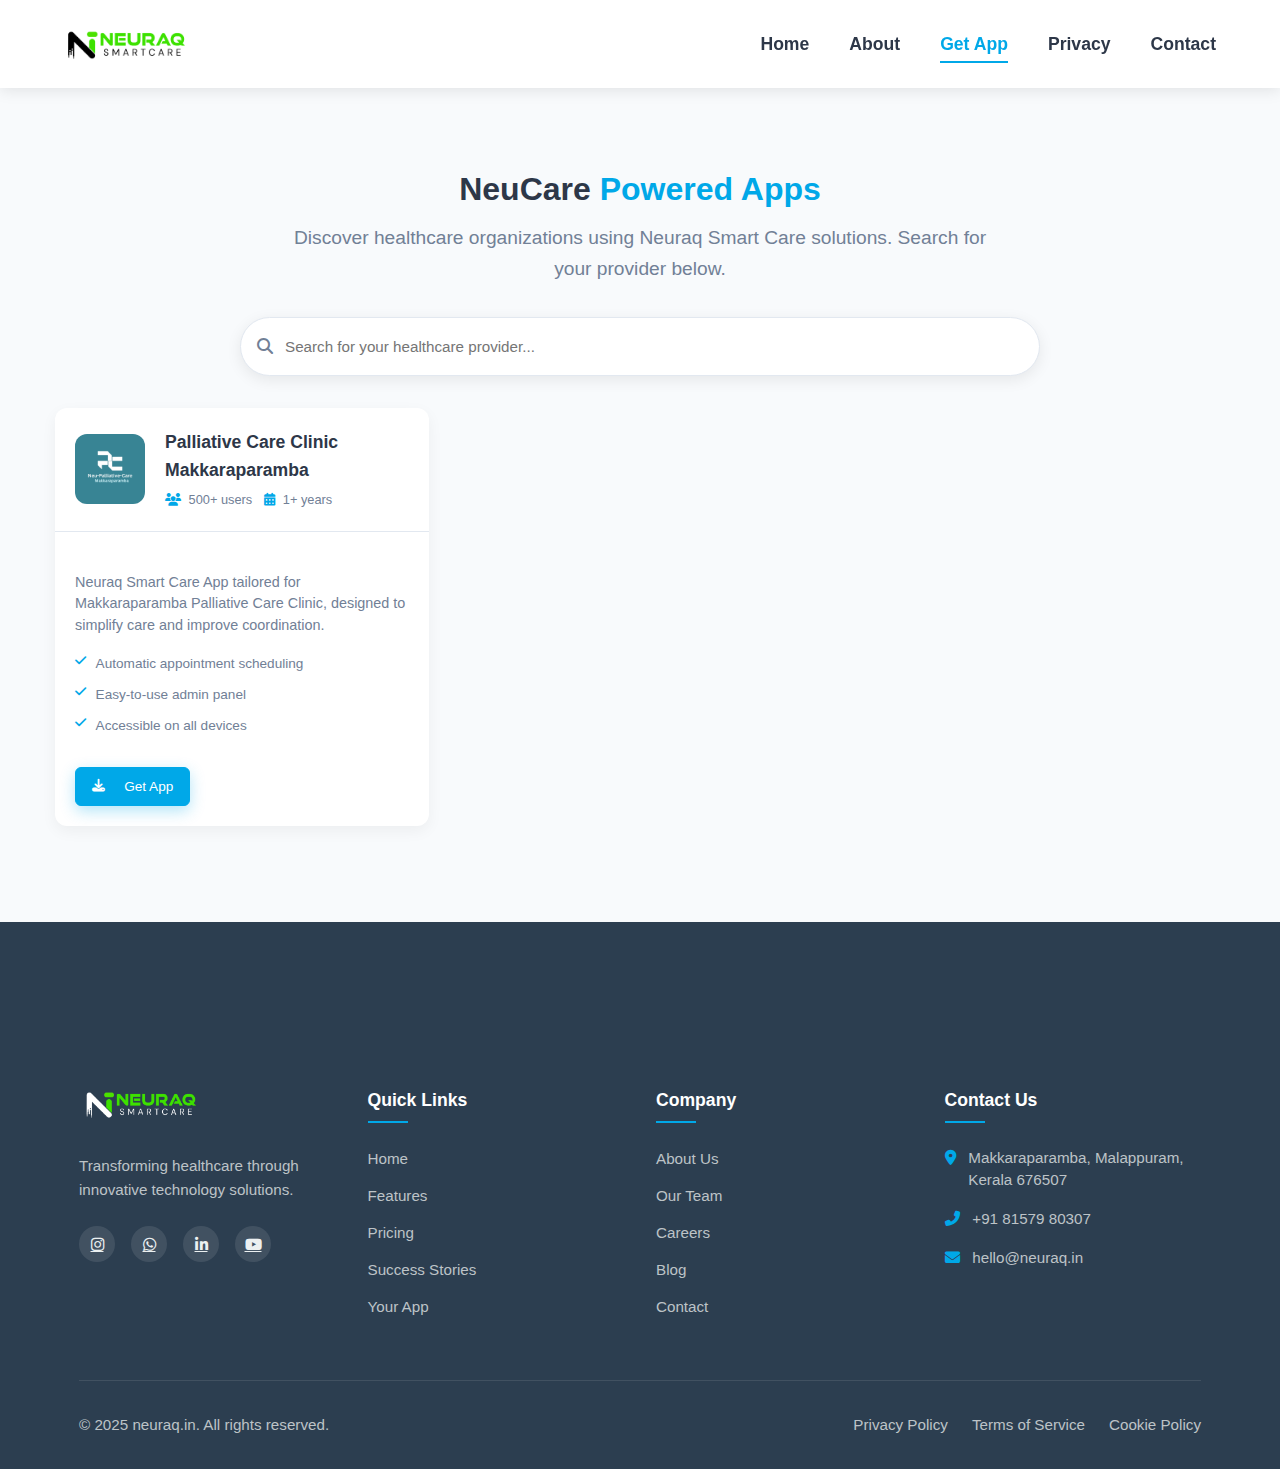
<file: app.html>
<!DOCTYPE html>
<html lang="en">
<head>
    <meta charset="UTF-8" />
    <meta name="viewport" content="width=device-width, initial-scale=1.0" />
    <title>App | Neuraq Smart Care - Intelligent Healthcare Solutions</title>
    <link rel="icon" href="Assets/img/logo-icon.png" type="image/x-icon">  <meta name="description" content="Neuraq Smart Care is an all-in-one AI-powered clinic management app designed to simplify healthcare operations and improve patient care. Streamline EHR, scheduling, and communication for doctors, staff, and patients with NeuAI assistance. Your complete healthcare solution for hospitals, clinics, and private practices." />
    <meta name="keywords" content="Neuraq Smart Care, Neuraq, healthcare app, clinic management, AI healthcare, patient management, EHR, electronic health records, medical platform, hospital management, diagnostic center software, private practice software, smart app for doctors, AI chatbot, medical scheduling, patient care, health app, palliative care application, NeuAI, Neuraq Technologies" />
    <meta name="robots" content="index, follow" />
    <meta name="author" content="Neuraq Technologies" />
    <link rel="stylesheet" href="https://cdnjs.cloudflare.com/ajax/libs/font-awesome/6.4.0/css/all.min.css">
    <link rel="stylesheet" href="styles.css">
    <link rel="stylesheet" href="app.css">
</head>
<body>
    <!-- Healthcare Navbar -->
    <nav class="navbar">
        <a href="#" class="logo">
            <img src="Assets/img/smart-care.png" alt="" class="logo-img">
        </a>
        
        <div class="nav-links">
            <a href="index.html" >Home</a>
            <a href="about.html">About</a>
            <a href="app.html" class="active">Get App</a>
            <a href="privacy.html">Privacy</a>
            <a href="contact.html">Contact</a>
        </div>
        
        <div class="toggle-btn">
            <i class="fas fa-bars"></i>
        </div>
    </nav>
    

<!-- Client Applications Section -->
<section class="client-apps" id="client-apps">
    <div class="container">
        <div class="section-header">
            <h2>NeuCare <span>Powered Apps</span></h2>
            <p>Discover healthcare organizations using Neuraq Smart Care solutions. Search for your provider below.</p>
        </div>

        <div class="search-container">
            <div class="search-box">
                <i class="fas fa-search"></i>
                <input type="text" id="client-search" placeholder="Search for your healthcare provider...">
                <span class="clear-search" id="clear-search" title="Clear search">×</span>
            </div>
        </div>

        <div class="apps-grid">
            <!-- App Card 1 -->
            <div class="app-card">
                <div class="app-header">
                    <div class="app-logo">
                        <img src="Assets/img/logo-ptv-mkba.jpg" alt="City Hospital Logo" loading="lazy">
                    </div>
                    <div class="app-info">
                        <h3>Palliative Care Clinic Makkaraparamba</h3>
                        <div class="app-stats">
                            <span><i class="fas fa-users"></i> 500+ users</span>
                            <span><i class="fas fa-calendar-alt"></i> 1+ years</span>
                        </div>
                    </div>
                </div>
              <div class="app-details">
    <p>Neuraq Smart Care App tailored for Makkaraparamba Palliative Care Clinic, designed to simplify care and improve coordination.</p>
    <ul class="app-features">
        <li><i class="fas fa-check"></i> Automatic appointment scheduling</li>
        <li><i class="fas fa-check"></i> Easy-to-use admin panel</li>
        <li><i class="fas fa-check"></i> Accessible on all devices</li>
    </ul>
</div>


                <div class="app-actions">
                    <a href="https://pmkba.neuraq.in" class="btn btn-primary">
                        <i class="fas fa-download"></i> Get App
                    </a>
                    <!-- <a href="#" class="btn btn-outline">
                        <i class="fas fa-info-circle"></i> Details
                    </a> -->
                </div>
            </div>

            <!-- App Card 2 -->
            <!-- <div class="app-card">
                <div class="app-header">
                    <div class="app-logo">
                        <img src="https://via.placeholder.com/80" alt="MedLife Clinic Logo" loading="lazy">
                    </div>
                    <div class="app-info">
                        <h3>MedLife Clinic</h3>
                        <div class="app-stats">
                            <span><i class="fas fa-users"></i> 3,200+ users</span>
                            <span><i class="fas fa-calendar-alt"></i> 1.5 years</span>
                        </div>
                    </div>
                </div>
                <div class="app-details">
                    <p>MedLife's specialized neurology care app with remote monitoring capabilities.</p>
                    <ul class="app-features">
                        <li><i class="fas fa-check"></i> Remote monitoring</li>
                        <li><i class="fas fa-check"></i> Video consultations</li>
                        <li><i class="fas fa-check"></i> Health tracking</li>
                    </ul>
                </div>
                <div class="app-actions">
                    <a href="#" class="btn btn-primary">
                        <i class="fas fa-download"></i> Get App
                    </a>
                    <a href="#" class="btn btn-outline">
                        <i class="fas fa-info-circle"></i> Details
                    </a>
                </div>
            </div> -->

            <!-- App Card 3 -->
            <!-- <div class="app-card">
                <div class="app-header">
                    <div class="app-logo">
                        <img src="https://via.placeholder.com/80" alt="NeuroCare Specialists Logo" loading="lazy">
                    </div>
                    <div class="app-info">
                        <h3>NeuroCare Specialists</h3>
                        <div class="app-stats">
                            <span><i class="fas fa-users"></i> 8,750+ users</span>
                            <span><i class="fas fa-calendar-alt"></i> 3 years</span>
                        </div>
                    </div>
                </div>
                <div class="app-details">
                    <p>Comprehensive neurology practice management with patient engagement tools.</p>
                    <ul class="app-features">
                        <li><i class="fas fa-check"></i> Patient portal</li>
                        <li><i class="fas fa-check"></i> Billing integration</li>
                        <li><i class="fas fa-check"></i> Treatment plans</li>
                    </ul>
                </div>
                <div class="app-actions">
                    <a href="#" class="btn btn-primary">
                        <i class="fas fa-download"></i> Get App
                    </a>
                    <a href="#" class="btn btn-outline">
                        <i class="fas fa-info-circle"></i> Details
                    </a>
                </div>
            </div> -->

            <!-- Additional cards for demo -->
            <!-- <div class="app-card">
                <div class="app-header">
                    <div class="app-logo">
                        <img src="https://via.placeholder.com/80" alt="HealthPlus Network Logo" loading="lazy">
                    </div>
                    <div class="app-info">
                        <h3>HealthPlus Network</h3>
                        <div class="app-stats">
                            <span><i class="fas fa-users"></i> 5,300+ users</span>
                            <span><i class="fas fa-calendar-alt"></i> 1 year</span>
                        </div>
                    </div>
                </div>
                <div class="app-details">
                    <p>Integrated healthcare network app for seamless patient experience across facilities.</p>
                    <ul class="app-features">
                        <li><i class="fas fa-check"></i> Multi-location access</li>
                        <li><i class="fas fa-check"></i> Lab results</li>
                        <li><i class="fas fa-check"></i> Provider messaging</li>
                    </ul>
                </div>
                <div class="app-actions">
                    <a href="#" class="btn btn-primary">
                        <i class="fas fa-download"></i> Get App
                    </a>
                    <a href="#" class="btn btn-outline">
                        <i class="fas fa-info-circle"></i> Details
                    </a>
                </div>
            </div> -->

            <!-- <div class="app-card">
                <div class="app-header">
                    <div class="app-logo">
                        <img src="https://via.placeholder.com/80" alt="NeuroWellness Center Logo" loading="lazy">
                    </div>
                    <div class="app-info">
                        <h3>NeuroWellness Center</h3>
                        <div class="app-stats">
                            <span><i class="fas fa-users"></i> 2,100+ users</span>
                            <span><i class="fas fa-calendar-alt"></i> 8 months</span>
                        </div>
                    </div>
                </div>
                <div class="app-details">
                    <p>Specialized app for neurological rehabilitation and wellness programs.</p>
                    <ul class="app-features">
                        <li><i class="fas fa-check"></i> Therapy exercises</li>
                        <li><i class="fas fa-check"></i> Progress tracking</li>
                        <li><i class="fas fa-check"></i> Educational resources</li>
                    </ul>
                </div>
                <div class="app-actions">
                    <a href="#" class="btn btn-primary">
                        <i class="fas fa-download"></i> Get App
                    </a>
                    <a href="#" class="btn btn-outline">
                        <i class="fas fa-info-circle"></i> Details
                    </a>
                </div>
            </div> -->

            <!-- <div class="app-card">
                <div class="app-header">
                    <div class="app-logo">
                        <img src="https://via.placeholder.com/80" alt="Brain & Spine Institute Logo" loading="lazy">
                    </div>
                    <div class="app-info">
                        <h3>Brain & Spine Institute</h3>
                        <div class="app-stats">
                            <span><i class="fas fa-users"></i> 6,800+ users</span>
                            <span><i class="fas fa-calendar-alt"></i> 4 years</span>
                        </div>
                    </div>
                </div>
                <div class="app-details">
                    <p>Advanced neurosurgery practice app with pre-op and post-op care features.</p>
                    <ul class="app-features">
                        <li><i class="fas fa-check"></i> Surgical preparation</li>
                        <li><i class="fas fa-check"></i> Recovery tracking</li>
                        <li><i class="fas fa-check"></i> Specialist consultations</li>
                    </ul>
                </div>
                <div class="app-actions">
                    <a href="#" class="btn btn-primary">
                        <i class="fas fa-download"></i> Get App
                    </a>
                    <a href="#" class="btn btn-outline">
                        <i class="fas fa-info-circle"></i> Details
                    </a>
                </div>
            </div>
        </div> -->

        <!-- <div class="view-all">
            <a href="#" class="btn btn-outline">
                <i class="fas fa-list"></i> View All Client Applications
            </a>
        </div> -->
    </div>
</section>


<script>
    document.addEventListener('DOMContentLoaded', function() {
        const searchInput = document.getElementById('client-search');
        const clearSearch = document.getElementById('clear-search');
        const appCards = document.querySelectorAll('.app-card');

        // Instant search functionality
        function filterApps() {
            const searchTerm = searchInput.value.trim().toLowerCase();
            
            // Show/hide clear button
            if (searchTerm.length > 0) {
                clearSearch.style.display = 'block';
            } else {
                clearSearch.style.display = 'none';
            }
            
            // Filter cards
            appCards.forEach(card => {
                const appName = card.querySelector('.app-info h3').textContent.toLowerCase();
                if (appName.includes(searchTerm)) {
                    card.style.display = 'flex';
                } else {
                    card.style.display = 'none';
                }
            });
        }

        // Clear search
        clearSearch.addEventListener('click', function() {
            searchInput.value = '';
            clearSearch.style.display = 'none';
            filterApps();
            searchInput.focus();
        });

        // Trigger search on input
        searchInput.addEventListener('input', filterApps);

        // Animation for cards
        const observerOptions = {
            threshold: 0.1,
            rootMargin: '0px 0px -50px 0px'
        };

        const observer = new IntersectionObserver((entries) => {
            entries.forEach((entry, index) => {
                if (entry.isIntersecting) {
                    setTimeout(() => {
                        entry.target.style.opacity = '1';
                        entry.target.style.transform = 'translateY(0)';
                    }, index * 100);
                }
            });
        }, observerOptions);

        appCards.forEach(card => {
            card.style.opacity = '0';
            card.style.transform = 'translateY(20px)';
            card.style.transition = 'all 0.4s ease-out';
            observer.observe(card);
        });

        // Handle window resize
        let resizeTimer;
        window.addEventListener('resize', function() {
            clearTimeout(resizeTimer);
            resizeTimer = setTimeout(function() {
                filterApps();
            }, 250);
        });
    });
</script>

    <!-- Footer Section -->
    <footer class="site-footer">
      <div class="container">
        <div class="footer-grid">
          <div class="footer-brand">
            <h3>
              <img src="Assets/img/logo-wt.png" alt="" class="logo-img" />
            </h3>
            <p>
              Transforming healthcare through innovative technology solutions.
            </p>
            <div class="social-links">
              <a cl href="https://www.instagram.com/neuraq.in/" aria-label="instagram"
                ><i class="fab fa-instagram"></i
              ></a>
              <a href="https://wa.me/918157980307" aria-label="WhatsApp"
                ><i class="fab fa-whatsapp"></i
              ></a>
              <a href="https://www.linkedin.com/company/neuraq/" aria-label="LinkedIn"
                ><i class="fab fa-linkedin-in"></i
              ></a>
              <a href="https://youtube.com/@neuraq-in/" aria-label="YouTube"
                ><i class="fab fa-youtube"></i
              ></a>
            </div>
          </div>

          <div class="footer-links">
            <h4>Quick Links</h4>
            <ul>
              <li><a href="#">Home</a></li>
              <li><a href="about.html">Features</a></li>
              <li><a href="#pricing">Pricing</a></li>
              <li><a href="#success-stories">Success Stories</a></li>
              <li><a href="app.html">Your App</a></li>
            </ul>
          </div>

          <div class="footer-links">
            <h4>Company</h4>
            <ul>
              <li><a href="https://www.neuraq.in/">About Us</a></li>
              <li><a href="#">Our Team</a></li>
              <li><a href="https://www.neuraq.in/career.html">Careers</a></li>
              <li><a href="https://www.neuraq.in">Blog</a></li>
              <li><a href="contact.html">Contact</a></li>
            </ul>
          </div>

          <div class="footer-contact">
            <h4>Contact Us</h4>
            <ul>
              <li>
                <i class="fas fa-map-marker-alt"></i> Makkaraparamba, Malappuram, Kerala 676507
              </li>
              <li><i class="fas fa-phone-alt"></i> +91 81579 80307</li>
              <li><i class="fas fa-envelope"></i> hello@neuraq.in</li>
            </ul>
          </div>
        </div>

        <div class="footer-bottom">
          <div class="copyright">&copy; 2025 neuraq.in. All rights reserved.</div>
          <div class="legal-links">
            <a href="privacy.html">Privacy Policy</a>
            <a href="terms.html">Terms of Service</a>
            <a href="cookie.html">Cookie Policy</a>
          </div>
        </div>
      </div>
    </footer>

    <script>
        // Navbar scroll effect
        window.addEventListener('scroll', function() {
            const navbar = document.querySelector('.navbar');
            navbar.classList.toggle('scrolled', window.scrollY > 50);
        });
        
        // Mobile menu toggle
        const toggleBtn = document.querySelector('.toggle-btn');
        const navLinks = document.querySelector('.nav-links');
        
        toggleBtn.addEventListener('click', function() {
            navLinks.classList.toggle('active');
        });
        
        // Close mobile menu when clicking a link
        document.querySelectorAll('.nav-links a').forEach(link => {
            link.addEventListener('click', function() {
                navLinks.classList.remove('active');
            });
        });
        
        // Animation for hero elements
        document.addEventListener('DOMContentLoaded', function() {
            const heroContent = document.querySelector('.hero-content');
            const heroImage = document.querySelector('.hero-image');
            
            setTimeout(() => {
                heroContent.style.opacity = '1';
                heroContent.style.transform = 'translateY(0)';
            }, 300);
            
            setTimeout(() => {
                heroImage.style.opacity = '1';
                heroImage.style.transform = 'translateY(0)';
            }, 600);
        });
    </script>
</body>
</html>
</file>
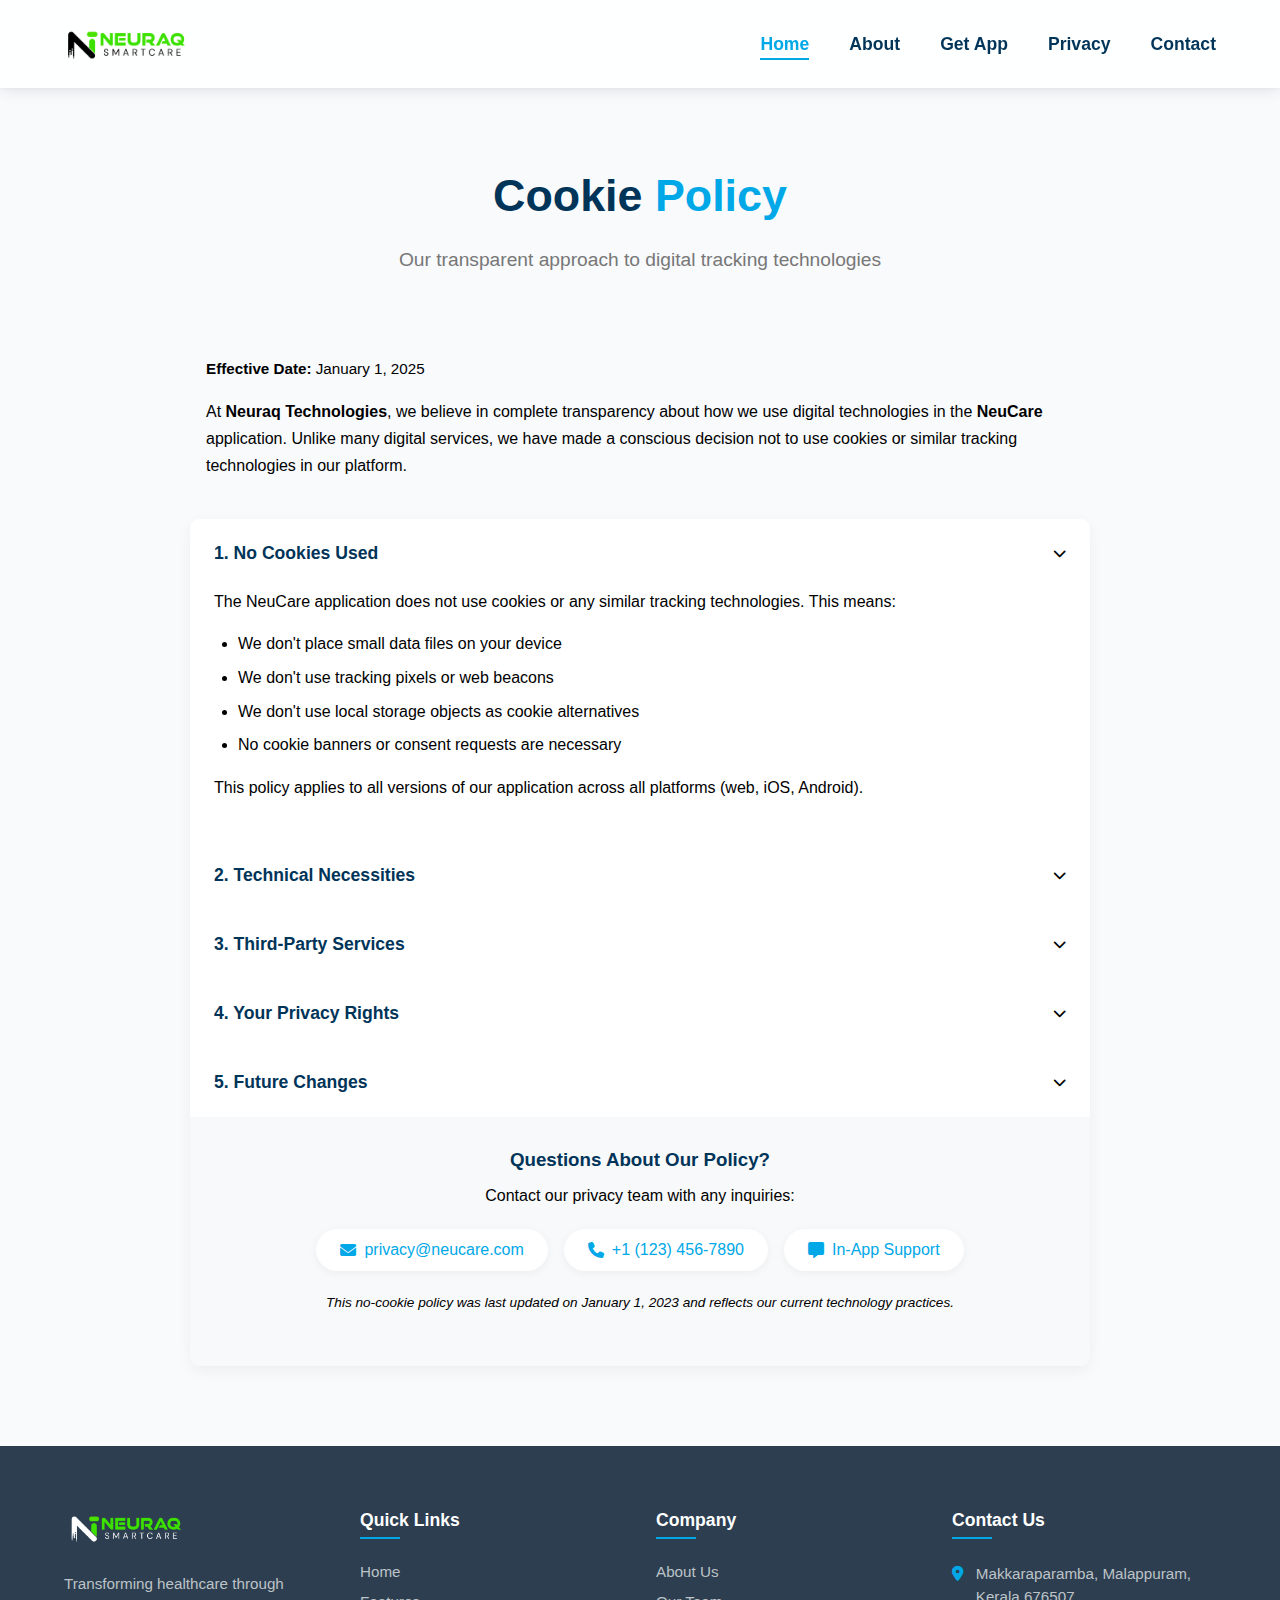
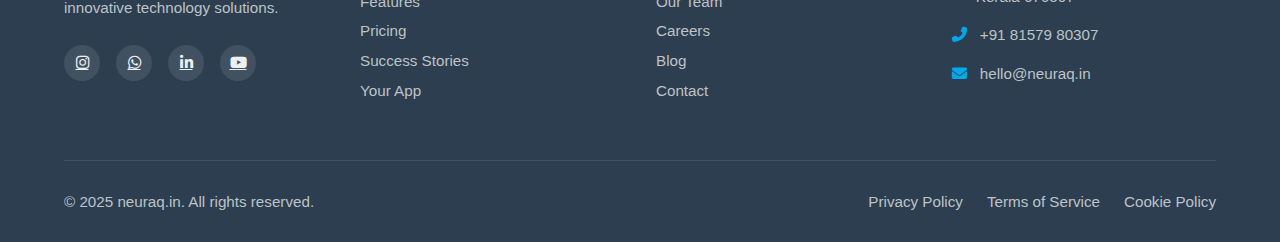
<file: cookie.html>
<!DOCTYPE html>
<html lang="en">
<head>
    <meta charset="UTF-8">
    <meta name="viewport" content="width=device-width, initial-scale=1.0">
    <title>SmartHealth - Intelligent Healthcare Solutions</title>
    <link rel="stylesheet" href="https://cdnjs.cloudflare.com/ajax/libs/font-awesome/6.4.0/css/all.min.css">
    <link rel="stylesheet" href="styles.css">
</head>
<body>
    <!-- Healthcare Navbar -->
    <nav class="navbar">
        <a href="#" class="logo">
            <img src="Assets/img/smart-care.png" alt="" class="logo-img">
        </a>
        
        <div class="nav-links">
            <a href="index.html" class="active">Home</a>
            <a href="about.html">About</a>
            <a href="app.html">Get App</a>
            <a href="privacy.html">Privacy</a>
            <a href="contact.html">Contact</a>
        </div>
        
        <div class="toggle-btn">
            <i class="fas fa-bars"></i>
        </div>
    </nav>
    

<!-- Cookie Policy Section -->
<section class="cookie-policy" id="cookies">
    <div class="container">
        <div class="section-header">
            <h2>Cookie <span>Policy</span></h2>
            <p>Our transparent approach to digital tracking technologies</p>
        </div>

        <div class="policy-content">
            <div class="policy-intro">
                <p class="effective-date"><strong>Effective Date:</strong> January 1, 2025</p>
                <p>At <strong>Neuraq Technologies</strong>, we believe in complete transparency about how we use digital technologies in the <strong>NeuCare</strong> application. Unlike many digital services, we have made a conscious decision not to use cookies or similar tracking technologies in our platform.</p>
            </div>

            <div class="policy-accordion">
                <div class="accordion-item">
                    <button class="accordion-header">
                        <span>1. No Cookies Used</span>
                        <i class="fas fa-chevron-down"></i>
                    </button>
                    <div class="accordion-content">
                        <p>The NeuCare application does not use cookies or any similar tracking technologies. This means:</p>
                        <ul>
                            <li>We don't place small data files on your device</li>
                            <li>We don't use tracking pixels or web beacons</li>
                            <li>We don't use local storage objects as cookie alternatives</li>
                            <li>No cookie banners or consent requests are necessary</li>
                        </ul>
                        <p>This policy applies to all versions of our application across all platforms (web, iOS, Android).</p>
                    </div>
                </div>

                <div class="accordion-item">
                    <button class="accordion-header">
                        <span>2. Technical Necessities</span>
                        <i class="fas fa-chevron-down"></i>
                    </button>
                    <div class="accordion-content">
                        <p>While we don't use cookies, some technical equivalents are required for basic functionality:</p>
                        <ul>
                            <li><strong>Authentication Tokens:</strong> Secure session identifiers for logged-in users (never used for tracking)</li>
                            <li><strong>Cache Files:</strong> Temporary storage to improve performance (automatically cleared)</li>
                            <li><strong>Device Identifiers:</strong> Anonymous technical IDs for crash reporting</li>
                        </ul>
                        <p>These technologies are strictly necessary for the app to function and contain no personally identifiable information.</p>
                    </div>
                </div>

                <div class="accordion-item">
                    <button class="accordion-header">
                        <span>3. Third-Party Services</span>
                        <i class="fas fa-chevron-down"></i>
                    </button>
                    <div class="accordion-content">
                        <p>We minimize third-party integrations, but some essential services may have their own policies:</p>
                        <ul>
                            <li><strong>Hosting Provider:</strong> Our AWS infrastructure may log technical data</li>
                            <li><strong>Analytics:</strong> We use cookie-less analytics that anonymize all data</li>
                            <li><strong>Payment Processors:</strong> If used, they handle transactions externally</li>
                        </ul>
                        <p>We carefully vet all third-party services to ensure they meet our privacy standards and don't introduce cookies without your knowledge.</p>
                    </div>
                </div>

                <div class="accordion-item">
                    <button class="accordion-header">
                        <span>4. Your Privacy Rights</span>
                        <i class="fas fa-chevron-down"></i>
                    </button>
                    <div class="accordion-content">
                        <p>Even without cookies, you have full control over your data:</p>
                        <ul>
                            <li>You can review all collected data through your account settings</li>
                            <li>You may request deletion of your data at any time</li>
                            <li>You can opt out of analytics through the app's privacy settings</li>
                            <li>All data processing complies with GDPR and other privacy regulations</li>
                        </ul>
                        <p>Because we don't use tracking cookies, there are no cookie preferences to manage.</p>
                    </div>
                </div>

                <div class="accordion-item">
                    <button class="accordion-header">
                        <span>5. Future Changes</span>
                        <i class="fas fa-chevron-down"></i>
                    </button>
                    <div class="accordion-content">
                        <p>Should our cookie policy change in the future:</p>
                        <ul>
                            <li>We will update this policy with 30 days notice</li>
                            <li>Any introduction of cookies would require explicit opt-in</li>
                            <li>We will never silently add tracking technologies</li>
                            <li>You will always have clear controls</li>
                        </ul>
                        <p>We are committed to maintaining our no-cookie approach as part of our privacy-first philosophy.</p>
                    </div>
                </div>

                <div class="policy-contact">
                    <h3>Questions About Our Policy?</h3>
                    <p>Contact our privacy team with any inquiries:</p>
                    <div class="contact-methods">
                        <a href="mailto:privacy@neucare.com" class="contact-link">
                            <i class="fas fa-envelope"></i> privacy@neucare.com
                        </a>
                        <a href="tel:+11234567890" class="contact-link">
                            <i class="fas fa-phone"></i> +1 (123) 456-7890
                        </a>
                        <a href="#" class="contact-link">
                            <i class="fas fa-comment-alt"></i> In-App Support
                        </a>
                    </div>
                    <p class="policy-update">This no-cookie policy was last updated on January 1, 2023 and reflects our current technology practices.</p>
                </div>
            </div>
        </div>
    </div>
</section>

<style>
    /* Cookie Policy Section Styles - Reusing privacy policy styles */
    .cookie-policy {
        margin-top: 90px !important;
        padding: 5rem 0;
        background-color: #f8fafc;
    }

    .cookie-policy .policy-content {
        max-width: 900px;
        margin: 0 auto;
    }

    .cookie-policy .policy-intro {
        margin-bottom: 2.5rem;
        padding: 0 1rem;
    }

    .cookie-policy .effective-date {
        color: var(--gray);
        margin-bottom: 1rem;
        font-size: 0.95rem;
    }

    .cookie-policy .policy-intro p {
        color: var(--gray);
        margin-bottom: 1rem;
        line-height: 1.7;
    }

    .cookie-policy .policy-accordion {
        border-radius: 10px;
        overflow: hidden;
        box-shadow: 0 5px 15px rgba(0, 0, 0, 0.05);
    }

    /* Reusing all accordion styles from privacy policy */
    .cookie-policy .accordion-item,
    .cookie-policy .accordion-header,
    .cookie-policy .accordion-content,
    .cookie-policy .accordion-content ul,
    .cookie-policy .accordion-content li {
        border-bottom: 1px solid var(--light-gray);
        background: white;
    }

    .cookie-policy .accordion-header {
        width: 100%;
        padding: 1.5rem;
        text-align: left;
        border: none;
        background: none;
        display: flex;
        justify-content: space-between;
        align-items: center;
        cursor: pointer;
        transition: all 0.3s ease;
    }

    .cookie-policy .accordion-header:hover {
        background-color: #f5f9ff;
    }

    .cookie-policy .accordion-header span {
        font-weight: 600;
        color: var(--dark);
        font-size: 1.1rem;
    }

    .cookie-policy .accordion-content {
        padding: 0 1.5rem;
        max-height: 0;
        overflow: hidden;
        transition: max-height 0.3s ease, padding 0.3s ease;
    }

    .cookie-policy .accordion-item.active .accordion-content {
        padding: 0 1.5rem 1.5rem;
        max-height: 1000px;
    }

    .cookie-policy .accordion-content p {
        margin-bottom: 1rem;
        color: var(--gray);
        line-height: 1.7;
    }

    .cookie-policy .accordion-content ul {
        padding-left: 1.5rem;
        margin: 1rem 0;
    }

    .cookie-policy .accordion-content li {
        margin-bottom: 0.5rem;
        color: var(--gray);
        line-height: 1.6;
    }

    .cookie-policy .policy-contact {
        padding: 2rem;
        text-align: center;
        background: var(--light);
        border-radius: 0 0 10px 10px;
    }

    .cookie-policy .policy-contact h3 {
        color: var(--dark);
        margin-bottom: 1rem;
    }

    .cookie-policy .policy-contact p {
        color: var(--gray);
        margin-bottom: 1.5rem;
    }

    .cookie-policy .contact-methods {
        display: flex;
        flex-wrap: wrap;
        justify-content: center;
        gap: 1rem;
        margin-bottom: 1.5rem;
    }

    .cookie-policy .contact-link {
        display: inline-flex;
        align-items: center;
        gap: 0.5rem;
        padding: 0.75rem 1.5rem;
        background: white;
        border-radius: 50px;
        color: var(--primary);
        text-decoration: none;
        font-weight: 500;
        box-shadow: 0 2px 10px rgba(0, 0, 0, 0.05);
        transition: all 0.3s ease;
    }

    .cookie-policy .contact-link:hover {
        background: var(--primary);
        color: white;
        transform: translateY(-2px);
    }

    .cookie-policy .policy-update {
        font-size: 0.85rem;
        color: var(--gray);
        font-style: italic;
    }

    /* Responsive Design */
    @media (max-width: 768px) {
        .cookie-policy {
            padding: 3rem 0;
        }
        
        .cookie-policy .accordion-header {
            padding: 1.25rem;
        }
        
        .cookie-policy .contact-methods {
            flex-direction: column;
            align-items: center;
        }
        
        .cookie-policy .contact-link {
            width: 100%;
            justify-content: center;
        }
    }

    @media (max-width: 480px) {
        .cookie-policy .accordion-header {
            padding: 1rem;
        }
        
        .cookie-policy .accordion-content {
            padding: 0 1rem;
        }
        
        .cookie-policy .accordion-item.active .accordion-content {
            padding: 0 1rem 1rem;
        }
    }
</style>

<script>
    // Reuse the same accordion functionality
    document.addEventListener('DOMContentLoaded', function() {
        const accordionItems = document.querySelectorAll('.cookie-policy .accordion-item');
        
        accordionItems.forEach(item => {
            const header = item.querySelector('.accordion-header');
            
            header.addEventListener('click', () => {
                // Close all other items
                accordionItems.forEach(otherItem => {
                    if (otherItem !== item) {
                        otherItem.classList.remove('active');
                    }
                });
                
                // Toggle current item
                item.classList.toggle('active');
            });
        });
        
        // Open first item by default
        if (accordionItems.length > 0) {
            accordionItems[0].classList.add('active');
        }
    });
</script>

    <!-- Footer Section -->
    <footer class="site-footer">
      <div class="container">
        <div class="footer-grid">
          <div class="footer-brand">
            <h3>
              <img src="Assets/img/logo-wt.png" alt="" class="logo-img" />
            </h3>
            <p>
              Transforming healthcare through innovative technology solutions.
            </p>
            <div class="social-links">
              <a cl href="https://www.instagram.com/neuraq.in/" aria-label="instagram"
                ><i class="fab fa-instagram"></i
              ></a>
              <a href="https://wa.me/918157980307" aria-label="WhatsApp"
                ><i class="fab fa-whatsapp"></i
              ></a>
              <a href="https://www.linkedin.com/company/neuraq/" aria-label="LinkedIn"
                ><i class="fab fa-linkedin-in"></i
              ></a>
              <a href="https://youtube.com/@neuraq-in/" aria-label="YouTube"
                ><i class="fab fa-youtube"></i
              ></a>
            </div>
          </div>

          <div class="footer-links">
            <h4>Quick Links</h4>
            <ul>
              <li><a href="#">Home</a></li>
              <li><a href="about.html">Features</a></li>
              <li><a href="#pricing">Pricing</a></li>
              <li><a href="#success-stories">Success Stories</a></li>
              <li><a href="app.html">Your App</a></li>
            </ul>
          </div>

          <div class="footer-links">
            <h4>Company</h4>
            <ul>
              <li><a href="https://www.neuraq.in/">About Us</a></li>
              <li><a href="#">Our Team</a></li>
              <li><a href="https://www.neuraq.in/career.html">Careers</a></li>
              <li><a href="https://www.neuraq.in">Blog</a></li>
              <li><a href="contact.html">Contact</a></li>
            </ul>
          </div>

          <div class="footer-contact">
            <h4>Contact Us</h4>
            <ul>
              <li>
                <i class="fas fa-map-marker-alt"></i> Makkaraparamba, Malappuram, Kerala 676507
              </li>
              <li><i class="fas fa-phone-alt"></i> +91 81579 80307</li>
              <li><i class="fas fa-envelope"></i> hello@neuraq.in</li>
            </ul>
          </div>
        </div>

        <div class="footer-bottom">
          <div class="copyright">&copy; 2025 neuraq.in. All rights reserved.</div>
          <div class="legal-links">
            <a href="privacy.html">Privacy Policy</a>
            <a href="terms.html">Terms of Service</a>
            <a href="cookie.html">Cookie Policy</a>
          </div>
        </div>
      </div>
    </footer>


    <script>
        // Navbar scroll effect
        window.addEventListener('scroll', function() {
            const navbar = document.querySelector('.navbar');
            navbar.classList.toggle('scrolled', window.scrollY > 50);
        });
        
        // Mobile menu toggle
        const toggleBtn = document.querySelector('.toggle-btn');
        const navLinks = document.querySelector('.nav-links');
        
        toggleBtn.addEventListener('click', function() {
            navLinks.classList.toggle('active');
        });
        
        // Close mobile menu when clicking a link
        document.querySelectorAll('.nav-links a').forEach(link => {
            link.addEventListener('click', function() {
                navLinks.classList.remove('active');
            });
        });
        
        // Animation for hero elements
        document.addEventListener('DOMContentLoaded', function() {
            const heroContent = document.querySelector('.hero-content');
            const heroImage = document.querySelector('.hero-image');
            
            setTimeout(() => {
                heroContent.style.opacity = '1';
                heroContent.style.transform = 'translateY(0)';
            }, 300);
            
            setTimeout(() => {
                heroImage.style.opacity = '1';
                heroImage.style.transform = 'translateY(0)';
            }, 600);
        });
    </script>
</body>
</html>
</file>
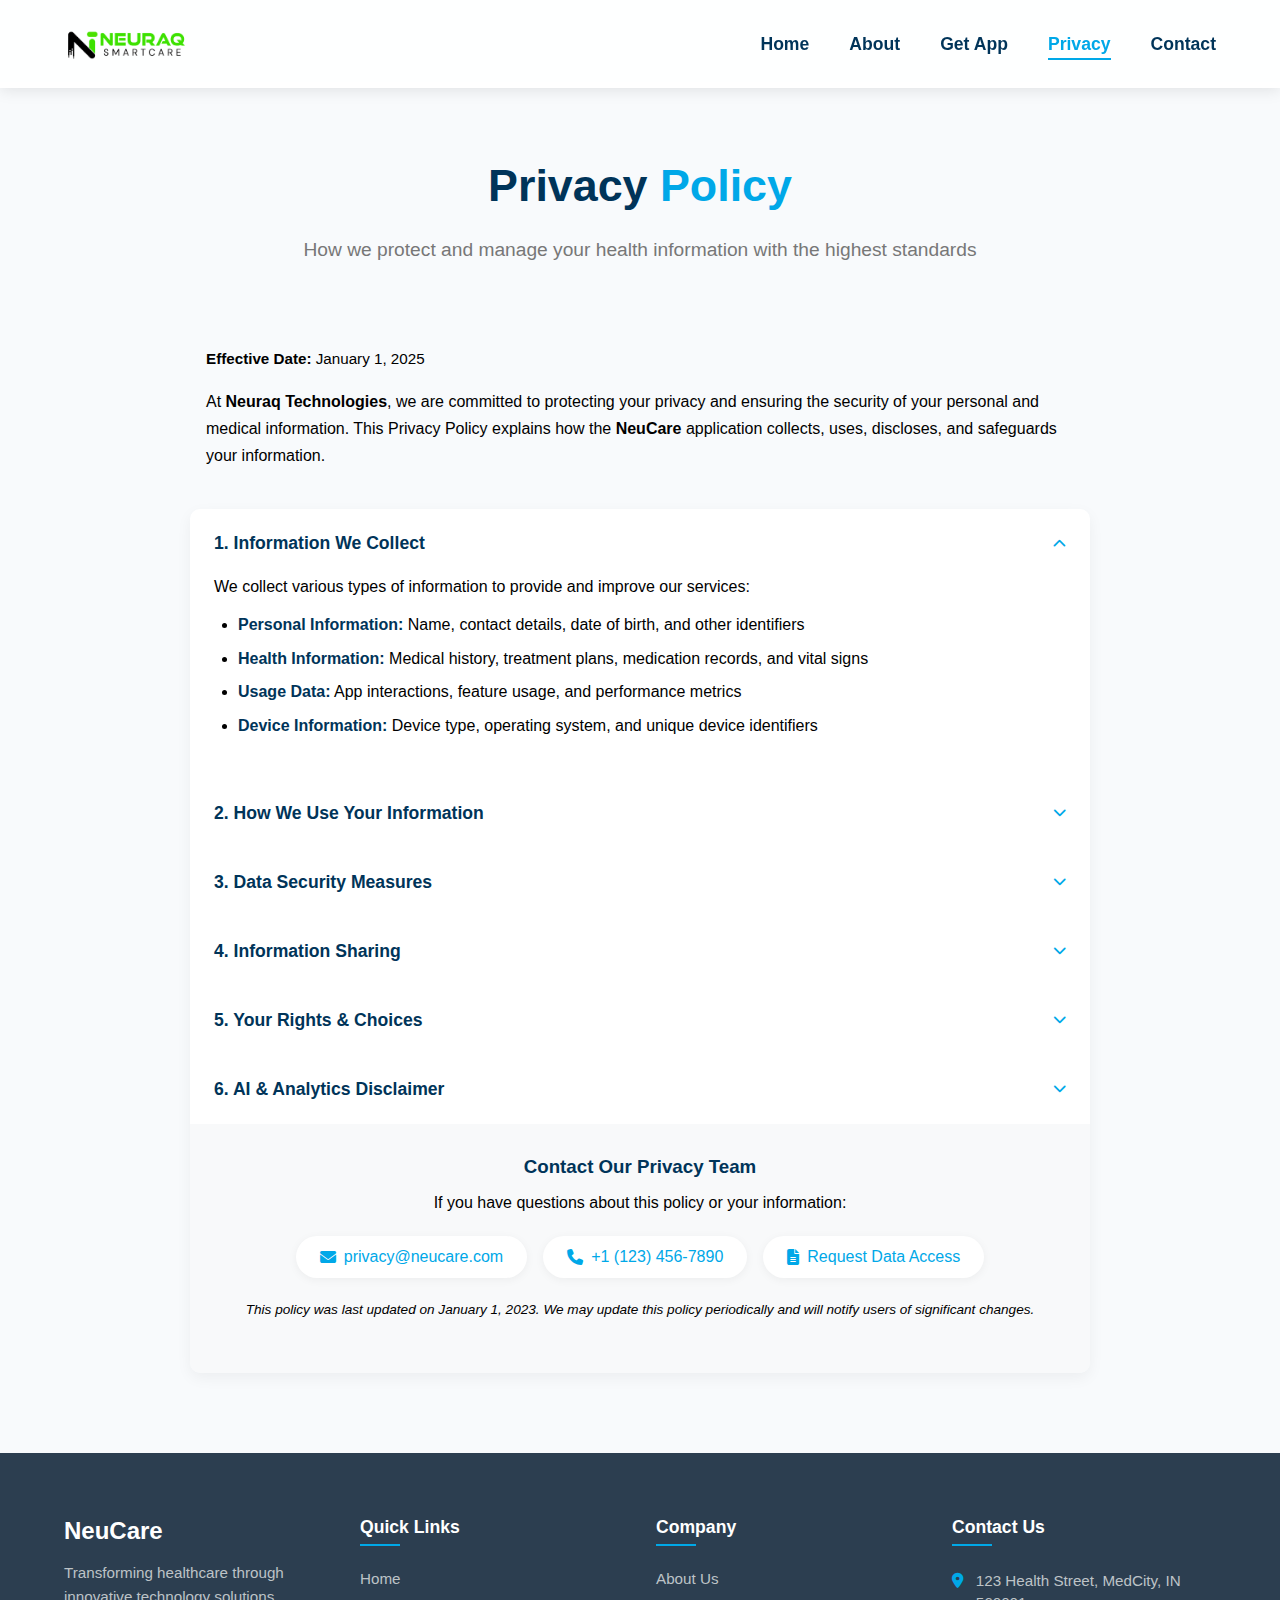
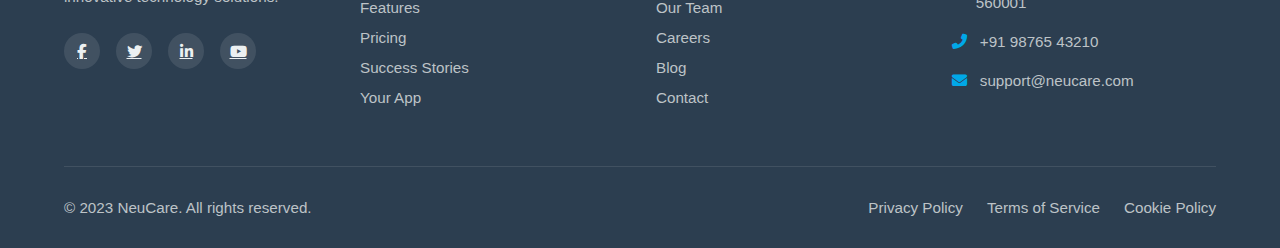
<file: privacy.html>
<!DOCTYPE html>
<html lang="en">
<head>
    <meta charset="UTF-8" />
    <meta name="viewport" content="width=device-width, initial-scale=1.0" />
    <title>Privacy Policy | Neuraq Smart Care - Intelligent Healthcare Solutions</title>
    <link rel="icon" href="Assets/img/logo-icon.png" type="image/x-icon">  <meta name="description" content="Neuraq Smart Care is an all-in-one AI-powered clinic management app designed to simplify healthcare operations and improve patient care. Streamline EHR, scheduling, and communication for doctors, staff, and patients with NeuAI assistance. Your complete healthcare solution for hospitals, clinics, and private practices." />
    <meta name="keywords" content="Neuraq Smart Care, Neuraq, healthcare app, clinic management, AI healthcare, patient management, EHR, electronic health records, medical platform, hospital management, diagnostic center software, private practice software, smart app for doctors, AI chatbot, medical scheduling, patient care, health app, palliative care application, NeuAI, Neuraq Technologies" />
    <meta name="robots" content="index, follow" />
    <meta name="author" content="Neuraq Technologies" />
    <link rel="stylesheet" href="https://cdnjs.cloudflare.com/ajax/libs/font-awesome/6.4.0/css/all.min.css">
    <link rel="stylesheet" href="styles.css">
</head>
<body>
    <!-- Healthcare Navbar -->
    <nav class="navbar">
        <a href="#" class="logo">
            <img src="Assets/img/smart-care.png" alt="" class="logo-img">
        </a>
        
        <div class="nav-links">
            <a href="index.html" >Home</a>
            <a href="about.html">About</a>
            <a href="app.html">Get App</a>
            <a href="privacy.html" class="active">Privacy</a>
            <a href="contact.html">Contact</a>
        </div>
        
        <div class="toggle-btn">
            <i class="fas fa-bars"></i>
        </div>
    </nav>
    


<!-- Privacy Policy Section -->
<section class="privacy-policy" id="privacy">
    <div class="container">
        <div class="section-header">
            <h2>Privacy <span>Policy</span></h2>
            <p>How we protect and manage your health information with the highest standards</p>
        </div>

        <div class="policy-content">
            <div class="policy-intro">
                <p class="effective-date"><strong>Effective Date:</strong> January 1, 2025</p>
                <p>At <strong>Neuraq Technologies</strong>, we are committed to protecting your privacy and ensuring the security of your personal and medical information. This Privacy Policy explains how the <strong>NeuCare</strong> application collects, uses, discloses, and safeguards your information.</p>
            </div>

            <div class="policy-accordion">
                <div class="accordion-item">
                    <button class="accordion-header">
                        <span>1. Information We Collect</span>
                        <i class="fas fa-chevron-down"></i>
                    </button>
                    <div class="accordion-content">
                        <p>We collect various types of information to provide and improve our services:</p>
                        <ul>
                            <li><strong>Personal Information:</strong> Name, contact details, date of birth, and other identifiers</li>
                            <li><strong>Health Information:</strong> Medical history, treatment plans, medication records, and vital signs</li>
                            <li><strong>Usage Data:</strong> App interactions, feature usage, and performance metrics</li>
                            <li><strong>Device Information:</strong> Device type, operating system, and unique device identifiers</li>
                        </ul>
                    </div>
                </div>

                <div class="accordion-item">
                    <button class="accordion-header">
                        <span>2. How We Use Your Information</span>
                        <i class="fas fa-chevron-down"></i>
                    </button>
                    <div class="accordion-content">
                        <p>Your information is used for the following purposes:</p>
                        <ul>
                            <li>To provide personalized healthcare management services</li>
                            <li>To facilitate communication between patients and healthcare providers</li>
                            <li>To improve and optimize our application features</li>
                            <li>To comply with legal obligations and healthcare regulations</li>
                            <li>To conduct research and development (with anonymized data)</li>
                        </ul>
                    </div>
                </div>

                <div class="accordion-item">
                    <button class="accordion-header">
                        <span>3. Data Security Measures</span>
                        <i class="fas fa-chevron-down"></i>
                    </button>
                    <div class="accordion-content">
                        <p>We implement robust security measures to protect your data:</p>
                        <ul>
                            <li>End-to-end encryption for all health data transmissions</li>
                            <li>HIPAA-compliant storage solutions with access controls</li>
                            <li>Regular security audits and vulnerability testing</li>
                            <li>Multi-factor authentication for all administrative access</li>
                            <li>Data minimization principles to collect only what's necessary</li>
                        </ul>
                    </div>
                </div>

                <div class="accordion-item">
                    <button class="accordion-header">
                        <span>4. Information Sharing</span>
                        <i class="fas fa-chevron-down"></i>
                    </button>
                    <div class="accordion-content">
                        <p>We may share your information in these limited circumstances:</p>
                        <ul>
                            <li>With your explicit consent for treatment coordination</li>
                            <li>With healthcare providers in your care team</li>
                            <li>When required by law or legal process</li>
                            <li>For public health activities and research (de-identified)</li>
                            <li>With business associates under strict confidentiality agreements</li>
                        </ul>
                        <p>We <strong>do not</strong> sell your personal health information to third parties.</p>
                    </div>
                </div>

                <div class="accordion-item">
                    <button class="accordion-header">
                        <span>5. Your Rights & Choices</span>
                        <i class="fas fa-chevron-down"></i>
                    </button>
                    <div class="accordion-content">
                        <p>You have certain rights regarding your health information:</p>
                        <ul>
                            <li><strong>Access:</strong> Request copies of your health records</li>
                            <li><strong>Correction:</strong> Request amendments to inaccurate information</li>
                            <li><strong>Restriction:</strong> Request limits on certain uses/disclosures</li>
                            <li><strong>Deletion:</strong> Request deletion where permitted by law</li>
                            <li><strong>Complaints:</strong> File a complaint if you believe your rights are violated</li>
                        </ul>
                    </div>
                </div>

                <div class="accordion-item">
                    <button class="accordion-header">
                        <span>6. AI & Analytics Disclaimer</span>
                        <i class="fas fa-chevron-down"></i>
                    </button>
                    <div class="accordion-content">
                        <p>Our AI features are designed to support, not replace, professional medical judgment:</p>
                        <ul>
                            <li>AI-generated insights are for informational purposes only</li>
                            <li>All clinical decisions should be made by qualified healthcare providers</li>
                            <li>Algorithmic outputs are continuously reviewed for accuracy</li>
                            <li>Users are always advised to consult with their physicians</li>
                        </ul>
                    </div>
                </div>

                <div class="policy-contact">
                    <h3>Contact Our Privacy Team</h3>
                    <p>If you have questions about this policy or your information:</p>
                    <div class="contact-methods">
                        <a href="mailto:privacy@neucare.com" class="contact-link">
                            <i class="fas fa-envelope"></i> privacy@neucare.com
                        </a>
                        <a href="tel:+11234567890" class="contact-link">
                            <i class="fas fa-phone"></i> +1 (123) 456-7890
                        </a>
                        <a href="#" class="contact-link">
                            <i class="fas fa-file-alt"></i> Request Data Access
                        </a>
                    </div>
                    <p class="policy-update">This policy was last updated on January 1, 2023. We may update this policy periodically and will notify users of significant changes.</p>
                </div>
            </div>
        </div>
    </div>
</section>

<style>
    /* Privacy Policy Section Styles */
    .privacy-policy {
         margin-top: 80px !important;
        padding: 5rem 0;
        background-color: #f8fafc;
    }

    .policy-content {
        max-width: 900px;
        margin: 0 auto;
    }

    .policy-intro {
        margin-bottom: 2.5rem;
        padding: 0 1rem;
    }

    .effective-date {
        color: var(--gray);
        margin-bottom: 1rem;
        font-size: 0.95rem;
    }

    .policy-intro p {
        color: var(--gray);
        margin-bottom: 1rem;
        line-height: 1.7;
    }

    .policy-accordion {
        border-radius: 10px;
        overflow: hidden;
        box-shadow: 0 5px 15px rgba(0, 0, 0, 0.05);
    }

    .accordion-item {
        border-bottom: 1px solid var(--light-gray);
        background: white;
    }

    .accordion-header {
        width: 100%;
        padding: 1.5rem;
        text-align: left;
        border: none;
        background: none;
        display: flex;
        justify-content: space-between;
        align-items: center;
        cursor: pointer;
        transition: all 0.3s ease;
    }

    .accordion-header:hover {
        background-color: #f5f9ff;
    }

    .accordion-header span {
        font-weight: 600;
        color: var(--dark);
        font-size: 1.1rem;
    }

    .accordion-header i {
        color: var(--primary);
        transition: transform 0.3s ease;
    }

    .accordion-content {
        padding: 0 1.5rem;
        max-height: 0;
        overflow: hidden;
        transition: max-height 0.3s ease, padding 0.3s ease;
    }

    .accordion-item.active .accordion-content {
        padding: 0 1.5rem 1.5rem;
        max-height: 1000px;
    }

    .accordion-item.active .accordion-header i {
        transform: rotate(180deg);
    }

    .accordion-content ul {
        padding-left: 1.5rem;
        margin: 1rem 0;
    }

    .accordion-content li {
        margin-bottom: 0.5rem;
        color: var(--gray);
        line-height: 1.6;
    }

    .accordion-content li strong {
        color: var(--dark);
    }

    .policy-contact {
        padding: 2rem;
        text-align: center;
        background: var(--light);
        border-radius: 0 0 10px 10px;
    }

    .policy-contact h3 {
        color: var(--dark);
        margin-bottom: 1rem;
    }

    .policy-contact p {
        color: var(--gray);
        margin-bottom: 1.5rem;
    }

    .contact-methods {
        display: flex;
        flex-wrap: wrap;
        justify-content: center;
        gap: 1rem;
        margin-bottom: 1.5rem;
    }

    .contact-link {
        display: inline-flex;
        align-items: center;
        gap: 0.5rem;
        padding: 0.75rem 1.5rem;
        background: white;
        border-radius: 50px;
        color: var(--primary);
        text-decoration: none;
        font-weight: 500;
        box-shadow: 0 2px 10px rgba(0, 0, 0, 0.05);
        transition: all 0.3s ease;
    }

    .contact-link:hover {
        background: var(--primary);
        color: white;
        transform: translateY(-2px);
    }

    .contact-link i {
        font-size: 1rem;
    }

    .policy-update {
        font-size: 0.85rem;
        color: var(--gray);
        font-style: italic;
    }

    /* Responsive Design */
    @media (max-width: 768px) {
        .privacy-policy {
            padding: 3rem 0;
        }
        
        .accordion-header {
            padding: 1.25rem;
        }
        
        .accordion-header span {
            font-size: 1rem;
        }
        
        .contact-methods {
            flex-direction: column;
            align-items: center;
        }
        
        .contact-link {
            width: 100%;
            justify-content: center;
        }
    }

    @media (max-width: 480px) {
        .accordion-header {
            padding: 1rem;
        }
        
        .accordion-content {
            padding: 0 1rem;
        }
        
        .accordion-item.active .accordion-content {
            padding: 0 1rem 1rem;
        }
    }
</style>

<script>
    // Accordion functionality
    document.addEventListener('DOMContentLoaded', function() {
        const accordionItems = document.querySelectorAll('.accordion-item');
        
        accordionItems.forEach(item => {
            const header = item.querySelector('.accordion-header');
            
            header.addEventListener('click', () => {
                // Close all other items
                accordionItems.forEach(otherItem => {
                    if (otherItem !== item) {
                        otherItem.classList.remove('active');
                    }
                });
                
                // Toggle current item
                item.classList.toggle('active');
            });
        });
        
        // Open first item by default
        if (accordionItems.length > 0) {
            accordionItems[0].classList.add('active');
        }
    });
</script>


<!-- Footer Section -->
<footer class="site-footer">
    <div class="container">
        <div class="footer-grid">
            <div class="footer-brand">
                <h3>NeuCare</h3>
                <p>Transforming healthcare through innovative technology solutions.</p>
                <div class="social-links">
                    <a href="#" aria-label="Facebook"><i class="fab fa-facebook-f"></i></a>
                    <a href="#" aria-label="Twitter"><i class="fab fa-twitter"></i></a>
                    <a href="#" aria-label="LinkedIn"><i class="fab fa-linkedin-in"></i></a>
                    <a href="#" aria-label="YouTube"><i class="fab fa-youtube"></i></a>
                </div>
            </div>
            
            <div class="footer-links">
                <h4>Quick Links</h4>
                <ul>
                    <li><a href="#">Home</a></li>
                    <li><a href="#features">Features</a></li>
                    <li><a href="#pricing">Pricing</a></li>
                    <li><a href="#success-stories">Success Stories</a></li>
                    <li><a href="applist.html">Your App</a></li>
                </ul>
            </div>
            
            <div class="footer-links">
                <h4>Company</h4>
                <ul>
                    <li><a href="#">About Us</a></li>
                    <li><a href="#">Our Team</a></li>
                    <li><a href="#">Careers</a></li>
                    <li><a href="#">Blog</a></li>
                    <li><a href="#">Contact</a></li>
                </ul>
            </div>
            
            <div class="footer-contact">
                <h4>Contact Us</h4>
                <ul>
                    <li><i class="fas fa-map-marker-alt"></i> 123 Health Street, MedCity, IN 560001</li>
                    <li><i class="fas fa-phone-alt"></i> +91 98765 43210</li>
                    <li><i class="fas fa-envelope"></i> support@neucare.com</li>
                </ul>
            </div>
        </div>
        
        <div class="footer-bottom">
            <div class="copyright">
                &copy; 2023 NeuCare. All rights reserved.
            </div>
            <div class="legal-links">
                <a href="#">Privacy Policy</a>
                <a href="#">Terms of Service</a>
                <a href="#">Cookie Policy</a>
            </div>
        </div>
    </div>
</footer>


    <script>
        // Navbar scroll effect
        window.addEventListener('scroll', function() {
            const navbar = document.querySelector('.navbar');
            navbar.classList.toggle('scrolled', window.scrollY > 50);
        });
        
        // Mobile menu toggle
        const toggleBtn = document.querySelector('.toggle-btn');
        const navLinks = document.querySelector('.nav-links');
        
        toggleBtn.addEventListener('click', function() {
            navLinks.classList.toggle('active');
        });
        
        // Close mobile menu when clicking a link
        document.querySelectorAll('.nav-links a').forEach(link => {
            link.addEventListener('click', function() {
                navLinks.classList.remove('active');
            });
        });
        
        // Animation for hero elements
        document.addEventListener('DOMContentLoaded', function() {
            const heroContent = document.querySelector('.hero-content');
            const heroImage = document.querySelector('.hero-image');
            
            setTimeout(() => {
                heroContent.style.opacity = '1';
                heroContent.style.transform = 'translateY(0)';
            }, 300);
            
            setTimeout(() => {
                heroImage.style.opacity = '1';
                heroImage.style.transform = 'translateY(0)';
            }, 600);
        });
    </script>
</body>
</html>
</file>
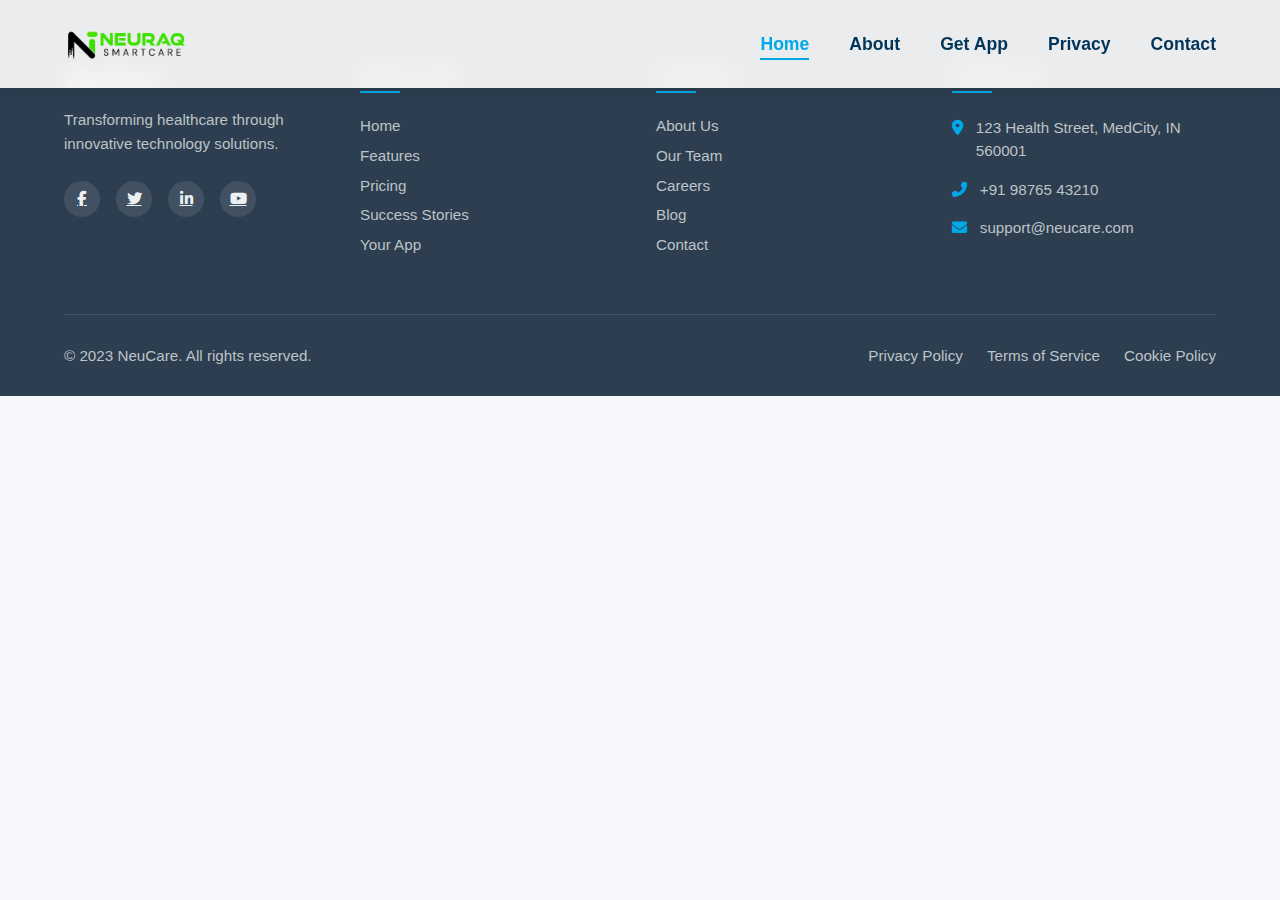
<file: temp.html>
<!DOCTYPE html>
<html lang="en">
<head>
    <meta charset="UTF-8">
    <meta name="viewport" content="width=device-width, initial-scale=1.0">
    <title>SmartHealth - Intelligent Healthcare Solutions</title>
    <link rel="stylesheet" href="https://cdnjs.cloudflare.com/ajax/libs/font-awesome/6.4.0/css/all.min.css">
    <link rel="stylesheet" href="styles.css">
</head>
<body>
    <!-- Healthcare Navbar -->
    <nav class="navbar">
        <a href="#" class="logo">
            <img src="Assets/img/smart-care.png" alt="" class="logo-img">
        </a>
        
        <div class="nav-links">
            <a href="index.html" class="active">Home</a>
            <a href="about.html">About</a>
            <a href="app.html">Get App</a>
            <a href="privacy.html">Privacy</a>
            <a href="contact.html">Contact</a>
        </div>
        
        <div class="toggle-btn">
            <i class="fas fa-bars"></i>
        </div>
    </nav>
    



<!-- Footer Section -->
<footer class="site-footer">
    <div class="container">
        <div class="footer-grid">
            <div class="footer-brand">
                <h3>NeuCare</h3>
                <p>Transforming healthcare through innovative technology solutions.</p>
                <div class="social-links">
                    <a href="#" aria-label="Facebook"><i class="fab fa-facebook-f"></i></a>
                    <a href="#" aria-label="Twitter"><i class="fab fa-twitter"></i></a>
                    <a href="#" aria-label="LinkedIn"><i class="fab fa-linkedin-in"></i></a>
                    <a href="#" aria-label="YouTube"><i class="fab fa-youtube"></i></a>
                </div>
            </div>
            
            <div class="footer-links">
                <h4>Quick Links</h4>
                <ul>
                    <li><a href="#">Home</a></li>
                    <li><a href="#features">Features</a></li>
                    <li><a href="#pricing">Pricing</a></li>
                    <li><a href="#success-stories">Success Stories</a></li>
                    <li><a href="applist.html">Your App</a></li>
                </ul>
            </div>
            
            <div class="footer-links">
                <h4>Company</h4>
                <ul>
                    <li><a href="#">About Us</a></li>
                    <li><a href="#">Our Team</a></li>
                    <li><a href="#">Careers</a></li>
                    <li><a href="#">Blog</a></li>
                    <li><a href="#">Contact</a></li>
                </ul>
            </div>
            
            <div class="footer-contact">
                <h4>Contact Us</h4>
                <ul>
                    <li><i class="fas fa-map-marker-alt"></i> 123 Health Street, MedCity, IN 560001</li>
                    <li><i class="fas fa-phone-alt"></i> +91 98765 43210</li>
                    <li><i class="fas fa-envelope"></i> support@neucare.com</li>
                </ul>
            </div>
        </div>
        
        <div class="footer-bottom">
            <div class="copyright">
                &copy; 2023 NeuCare. All rights reserved.
            </div>
            <div class="legal-links">
                <a href="#">Privacy Policy</a>
                <a href="#">Terms of Service</a>
                <a href="#">Cookie Policy</a>
            </div>
        </div>
    </div>
</footer>


    <script>
        // Navbar scroll effect
        window.addEventListener('scroll', function() {
            const navbar = document.querySelector('.navbar');
            navbar.classList.toggle('scrolled', window.scrollY > 50);
        });
        
        // Mobile menu toggle
        const toggleBtn = document.querySelector('.toggle-btn');
        const navLinks = document.querySelector('.nav-links');
        
        toggleBtn.addEventListener('click', function() {
            navLinks.classList.toggle('active');
        });
        
        // Close mobile menu when clicking a link
        document.querySelectorAll('.nav-links a').forEach(link => {
            link.addEventListener('click', function() {
                navLinks.classList.remove('active');
            });
        });
        
        // Animation for hero elements
        document.addEventListener('DOMContentLoaded', function() {
            const heroContent = document.querySelector('.hero-content');
            const heroImage = document.querySelector('.hero-image');
            
            setTimeout(() => {
                heroContent.style.opacity = '1';
                heroContent.style.transform = 'translateY(0)';
            }, 300);
            
            setTimeout(() => {
                heroImage.style.opacity = '1';
                heroImage.style.transform = 'translateY(0)';
            }, 600);
        });
    </script>
</body>
</html>
</file>
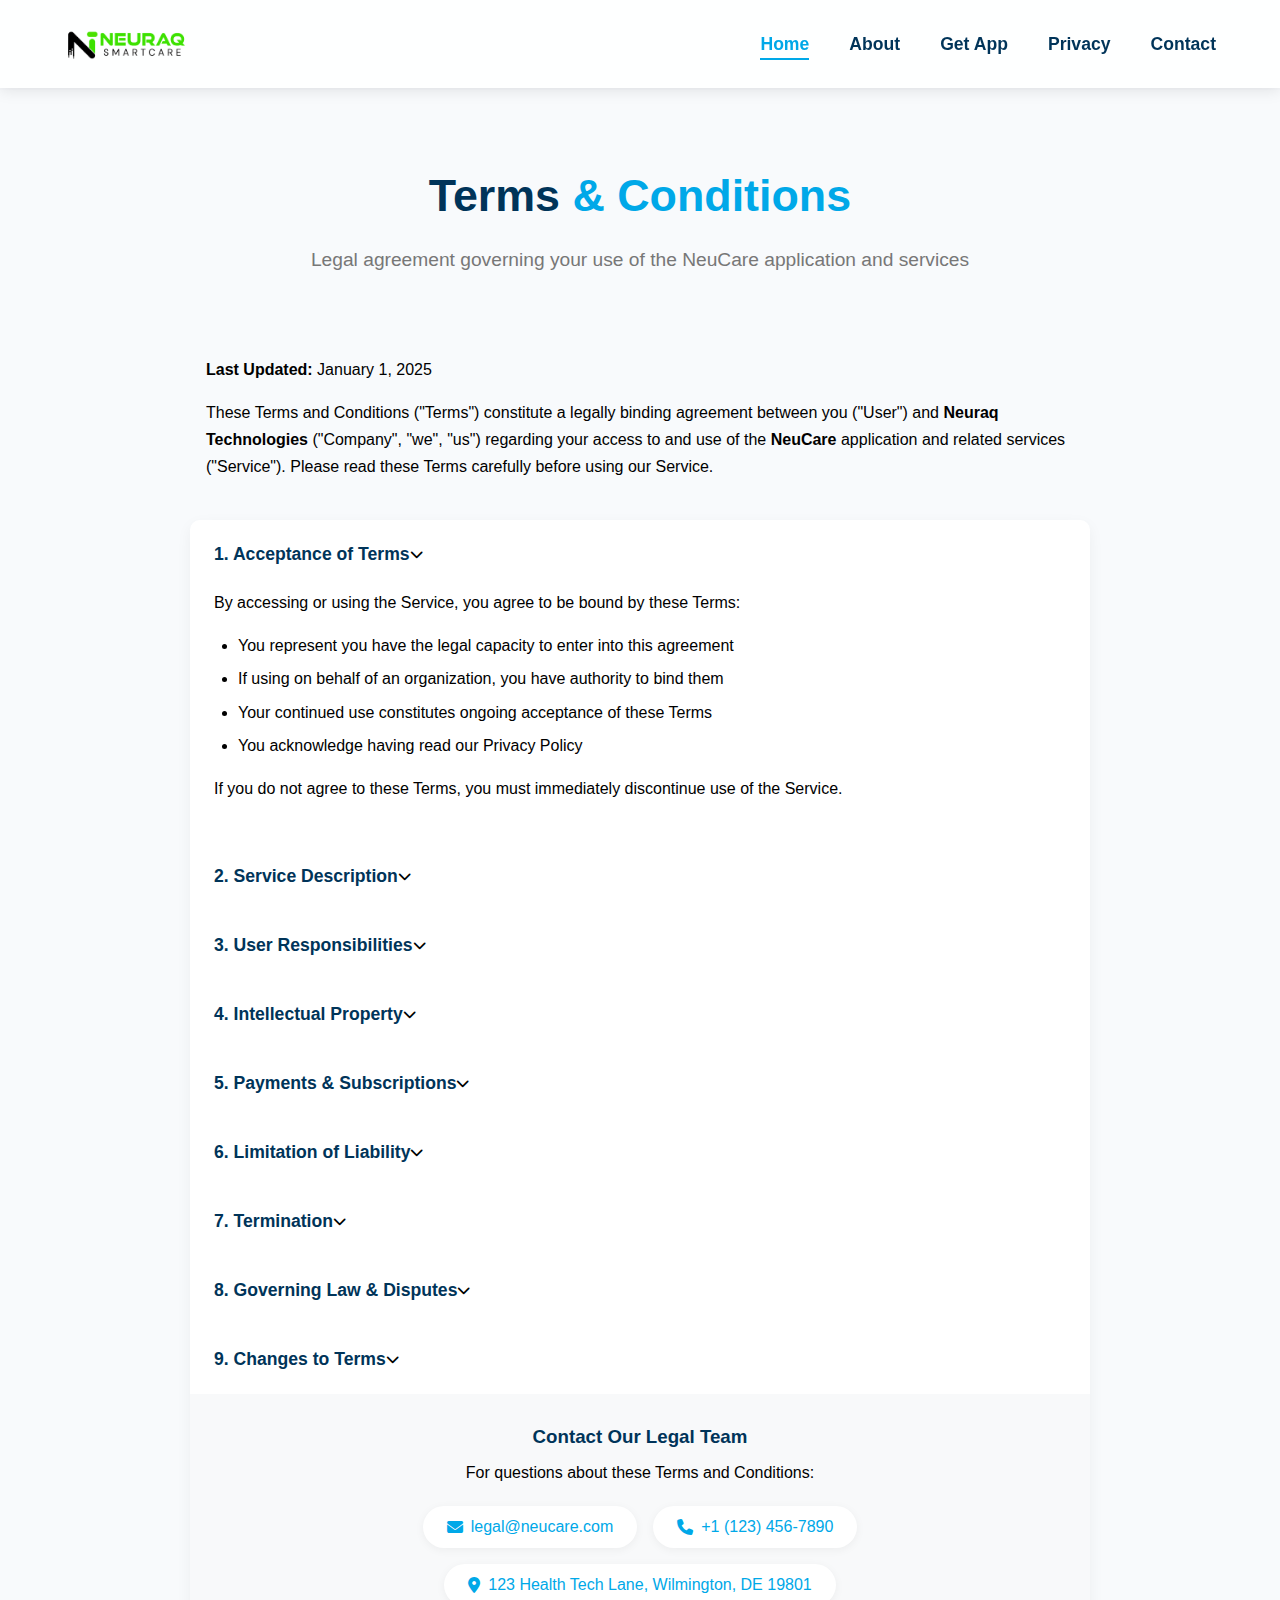
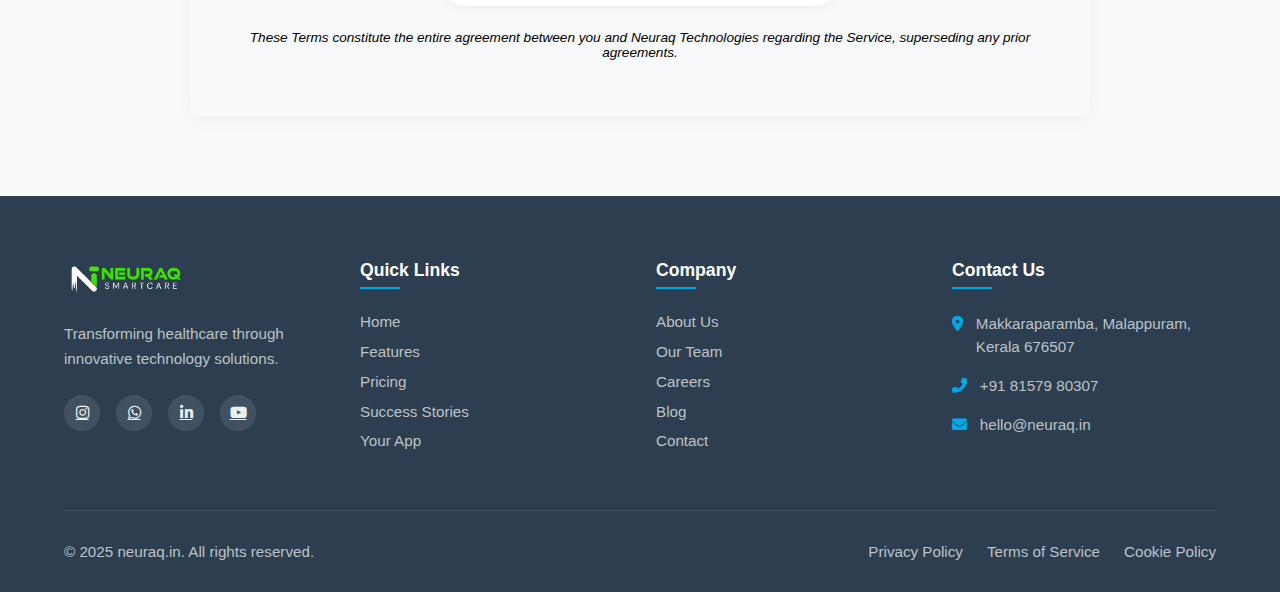
<file: terms.html>
<!DOCTYPE html>
<html lang="en">
<head>
    <meta charset="UTF-8">
    <meta name="viewport" content="width=device-width, initial-scale=1.0">
    <title>SmartHealth - Intelligent Healthcare Solutions</title>
    <link rel="stylesheet" href="https://cdnjs.cloudflare.com/ajax/libs/font-awesome/6.4.0/css/all.min.css">
    <link rel="stylesheet" href="styles.css">
</head>
<body>
    <!-- Healthcare Navbar -->
    <nav class="navbar">
        <a href="#" class="logo">
            <img src="Assets/img/smart-care.png" alt="" class="logo-img">
        </a>
        
        <div class="nav-links">
            <a href="index.html" class="active">Home</a>
            <a href="about.html">About</a>
            <a href="app.html">Get App</a>
            <a href="privacy.html">Privacy</a>
            <a href="contact.html">Contact</a>
        </div>
        
        <div class="toggle-btn">
            <i class="fas fa-bars"></i>
        </div>
    </nav>
    

<!-- Terms & Conditions Section -->
<section class="terms-conditions" id="terms">
    <div class="container">
        <div class="section-header">
            <h2>Terms <span>& Conditions</span></h2>
            <p>Legal agreement governing your use of the NeuCare application and services</p>
        </div>

        <div class="terms-content">
            <div class="terms-intro">
                <p class="effective-date"><strong>Last Updated:</strong> January 1, 2025</p>
                <p>These Terms and Conditions ("Terms") constitute a legally binding agreement between you ("User") and <strong>Neuraq Technologies</strong> ("Company", "we", "us") regarding your access to and use of the <strong>NeuCare</strong> application and related services ("Service"). Please read these Terms carefully before using our Service.</p>
            </div>

            <div class="terms-accordion">
                <div class="accordion-item">
                    <button class="accordion-header">
                        <span>1. Acceptance of Terms</span>
                        <i class="fas fa-chevron-down"></i>
                    </button>
                    <div class="accordion-content">
                        <p>By accessing or using the Service, you agree to be bound by these Terms:</p>
                        <ul>
                            <li>You represent you have the legal capacity to enter into this agreement</li>
                            <li>If using on behalf of an organization, you have authority to bind them</li>
                            <li>Your continued use constitutes ongoing acceptance of these Terms</li>
                            <li>You acknowledge having read our Privacy Policy</li>
                        </ul>
                        <p>If you do not agree to these Terms, you must immediately discontinue use of the Service.</p>
                    </div>
                </div>

                <div class="accordion-item">
                    <button class="accordion-header">
                        <span>2. Service Description</span>
                        <i class="fas fa-chevron-down"></i>
                    </button>
                    <div class="accordion-content">
                        <p>NeuCare provides the following services:</p>
                        <ul>
                            <li>Digital health management platform for patients and providers</li>
                            <li>AI-assisted health monitoring and analytics tools</li>
                            <li>Secure communication channels for care coordination</li>
                            <li>Personalized treatment tracking and medication management</li>
                        </ul>
                        <p><strong>Important Disclaimers:</strong></p>
                        <ul>
                            <li>NeuCare does not provide medical diagnosis or treatment</li>
                            <li>Our AI tools are decision-support aids, not replacements for professional judgment</li>
                            <li>Emergency situations should always be directed to 911 or local emergency services</li>
                        </ul>
                    </div>
                </div>

                <div class="accordion-item">
                    <button class="accordion-header">
                        <span>3. User Responsibilities</span>
                        <i class="fas fa-chevron-down"></i>
                    </button>
                    <div class="accordion-content">
                        <p>As a user of our Service, you agree to:</p>
                        <ul>
                            <li>Provide accurate and complete registration information</li>
                            <li>Maintain the confidentiality of your account credentials</li>
                            <li>Use the Service only for lawful purposes</li>
                            <li>Comply with all applicable healthcare regulations (e.g., HIPAA)</li>
                            <li>Not attempt to reverse engineer, hack, or disrupt the Service</li>
                            <li>Not use the Service to harass, defame, or harm others</li>
                        </ul>
                        <p>Violation of these responsibilities may result in immediate termination of your access.</p>
                    </div>
                </div>

                <div class="accordion-item">
                    <button class="accordion-header">
                        <span>4. Intellectual Property</span>
                        <i class="fas fa-chevron-down"></i>
                    </button>
                    <div class="accordion-content">
                        <p>All intellectual property rights in the Service are owned by Neuraq Technologies:</p>
                        <ul>
                            <li>The NeuCare name, logo, and all related graphics are trademarks</li>
                            <li>All software, algorithms, and proprietary technology are protected</li>
                            <li>Content (excluding user data) is copyrighted material</li>
                        </ul>
                        <p><strong>Limited License:</strong> We grant you a non-exclusive, non-transferable, revocable license to access and use the Service as permitted by these Terms.</p>
                        <p>You retain ownership of your health data but grant us a license to process it for service provision.</p>
                    </div>
                </div>

                <div class="accordion-item">
                    <button class="accordion-header">
                        <span>5. Payments & Subscriptions</span>
                        <i class="fas fa-chevron-down"></i>
                    </button>
                    <div class="accordion-content">
                        <p>Certain features may require payment:</p>
                        <ul>
                            <li>Subscription fees will be clearly disclosed before purchase</li>
                            <li>Payments are non-refundable except as required by law</li>
                            <li>We may change subscription fees with 30 days notice</li>
                            <li>Automatic renewals will occur unless canceled before renewal date</li>
                        </ul>
                        <p><strong>Free Trials:</strong> If offered, free trials automatically convert to paid subscriptions unless canceled before trial ends.</p>
                    </div>
                </div>

                <div class="accordion-item">
                    <button class="accordion-header">
                        <span>6. Limitation of Liability</span>
                        <i class="fas fa-chevron-down"></i>
                    </button>
                    <div class="accordion-content">
                        <p>To the maximum extent permitted by law:</p>
                        <ul>
                            <li>We are not liable for any indirect, incidental, or consequential damages</li>
                            <li>Our total liability for any claims shall not exceed fees paid in the prior 6 months</li>
                            <li>We do not guarantee uninterrupted or error-free service</li>
                            <li>We are not responsible for third-party services integrated with NeuCare</li>
                        </ul>
                        <p><strong>Medical Disclaimer:</strong> Neuraq Technologies shall not be liable for any healthcare decisions made by users or providers based on information provided through the Service.</p>
                    </div>
                </div>

                <div class="accordion-item">
                    <button class="accordion-header">
                        <span>7. Termination</span>
                        <i class="fas fa-chevron-down"></i>
                    </button>
                    <div class="accordion-content">
                        <p>Either party may terminate this agreement:</p>
                        <ul>
                            <li>Users may terminate by discontinuing use and deleting the app</li>
                            <li>We may terminate or suspend accounts for violation of these Terms</li>
                            <li>Upon termination, your right to use the Service immediately ceases</li>
                            <li>Certain provisions (e.g., liability limitations) survive termination</li>
                        </ul>
                        <p>We will provide reasonable notice before terminating service except for violations or legal requirements.</p>
                    </div>
                </div>

                <div class="accordion-item">
                    <button class="accordion-header">
                        <span>8. Governing Law & Disputes</span>
                        <i class="fas fa-chevron-down"></i>
                    </button>
                    <div class="accordion-content">
                        <p>These Terms shall be governed by Delaware law without regard to conflict of law principles.</p>
                        <p><strong>Dispute Resolution:</strong></p>
                        <ul>
                            <li>Parties agree to attempt good faith negotiation before formal proceedings</li>
                            <li>Any disputes shall be resolved in Delaware state or federal courts</li>
                            <li>You waive rights to participate in class actions or class arbitrations</li>
                        </ul>
                        <p>Notwithstanding the above, we may seek injunctive relief in any jurisdiction to protect our intellectual property.</p>
                    </div>
                </div>

                <div class="accordion-item">
                    <button class="accordion-header">
                        <span>9. Changes to Terms</span>
                        <i class="fas fa-chevron-down"></i>
                    </button>
                    <div class="accordion-content">
                        <p>We may modify these Terms periodically:</p>
                        <ul>
                            <li>Material changes will be notified via email or in-app notice</li>
                            <li>Continued use after changes constitutes acceptance</li>
                            <li>The "Last Updated" date will reflect the most recent version</li>
                        </ul>
                        <p>You are responsible for reviewing these Terms regularly. If you object to any changes, your sole remedy is to discontinue using the Service.</p>
                    </div>
                </div>

                <div class="terms-contact">
                    <h3>Contact Our Legal Team</h3>
                    <p>For questions about these Terms and Conditions:</p>
                    <div class="contact-methods">
                        <a href="mailto:legal@neucare.com" class="contact-link">
                            <i class="fas fa-envelope"></i> legal@neucare.com
                        </a>
                        <a href="tel:+11234567890" class="contact-link">
                            <i class="fas fa-phone"></i> +1 (123) 456-7890
                        </a>
                        <a href="#" class="contact-link">
                            <i class="fas fa-map-marker-alt"></i> 123 Health Tech Lane, Wilmington, DE 19801
                        </a>
                    </div>
                    <p class="terms-update">These Terms constitute the entire agreement between you and Neuraq Technologies regarding the Service, superseding any prior agreements.</p>
                </div>
            </div>
        </div>
    </div>
</section>

<style>
    /* Terms & Conditions Section Styles */
    .terms-conditions {
         margin-top: 90px !important;
        padding: 5rem 0;
        background-color: #f8fafc;
    }

    .terms-content {
        max-width: 900px;
        margin: 0 auto;
    }

    .terms-intro {
        margin-bottom: 2.5rem;
        padding: 0 1rem;
    }

    .terms-intro p {
        color: var(--gray);
        margin-bottom: 1rem;
        line-height: 1.7;
    }

    .terms-accordion {
        border-radius: 10px;
        overflow: hidden;
        box-shadow: 0 5px 15px rgba(0, 0, 0, 0.05);
    }

    /* Reuse accordion styles from privacy policy */
    .terms-accordion .accordion-item,
    .terms-accordion .accordion-header,
    .terms-accordion .accordion-content,
    .terms-accordion .accordion-content ul,
    .terms-accordion .accordion-content li {
        /* Same styles as privacy policy accordion */
        border-bottom: 1px solid var(--light-gray);
        background: white;
    }

    .terms-accordion .accordion-header {
        padding: 1.5rem;
        text-align: left;
        border: none;
        background: none;
        display: flex;
        justify-content: space-between;
        align-items: center;
        cursor: pointer;
        transition: all 0.3s ease;
    }

    .terms-accordion .accordion-header:hover {
        background-color: #f5f9ff;
    }

    .terms-accordion .accordion-header span {
        font-weight: 600;
        color: var(--dark);
        font-size: 1.1rem;
    }

    .terms-accordion .accordion-content {
        padding: 0 1.5rem;
        max-height: 0;
        overflow: hidden;
        transition: max-height 0.3s ease, padding 0.3s ease;
    }

    .terms-accordion .accordion-item.active .accordion-content {
        padding: 0 1.5rem 1.5rem;
        max-height: 1000px;
    }

    .terms-accordion .accordion-content p {
        margin-bottom: 1rem;
        color: var(--gray);
        line-height: 1.7;
    }

    .terms-accordion .accordion-content ul {
        padding-left: 1.5rem;
        margin: 1rem 0;
    }

    .terms-accordion .accordion-content li {
        margin-bottom: 0.5rem;
        color: var(--gray);
        line-height: 1.6;
    }

    .terms-contact {
        padding: 2rem;
        text-align: center;
        background: var(--light);
        border-radius: 0 0 10px 10px;
    }

    .terms-contact h3 {
        color: var(--dark);
        margin-bottom: 1rem;
    }

    .terms-contact p {
        color: var(--gray);
        margin-bottom: 1.5rem;
    }

    /* Reuse contact methods styles from privacy policy */
    .terms-contact .contact-methods {
        display: flex;
        flex-wrap: wrap;
        justify-content: center;
        gap: 1rem;
        margin-bottom: 1.5rem;
    }

    .terms-contact .contact-link {
        display: inline-flex;
        align-items: center;
        gap: 0.5rem;
        padding: 0.75rem 1.5rem;
        background: white;
        border-radius: 50px;
        color: var(--primary);
        text-decoration: none;
        font-weight: 500;
        box-shadow: 0 2px 10px rgba(0, 0, 0, 0.05);
        transition: all 0.3s ease;
    }

    .terms-contact .contact-link:hover {
        background: var(--primary);
        color: white;
        transform: translateY(-2px);
    }

    .terms-update {
        font-size: 0.85rem;
        color: var(--gray);
        font-style: italic;
    }

    /* Responsive Design */
    @media (max-width: 768px) {
        .terms-conditions {
            padding: 3rem 0;
        }
        
        .terms-accordion .accordion-header {
            padding: 1.25rem;
        }
        
        .terms-accordion .accordion-header span {
            font-size: 1rem;
        }
        
        .terms-contact .contact-methods {
            flex-direction: column;
            align-items: center;
        }
        
        .terms-contact .contact-link {
            width: 100%;
            justify-content: center;
        }
    }

    @media (max-width: 480px) {
        .terms-accordion .accordion-header {
            padding: 1rem;
        }
        
        .terms-accordion .accordion-content {
            padding: 0 1rem;
        }
        
        .terms-accordion .accordion-item.active .accordion-content {
            padding: 0 1rem 1rem;
        }
    }
</style>

<script>
    // Reuse the same accordion functionality from privacy policy
    document.addEventListener('DOMContentLoaded', function() {
        const accordionItems = document.querySelectorAll('.terms-accordion .accordion-item');
        
        accordionItems.forEach(item => {
            const header = item.querySelector('.accordion-header');
            
            header.addEventListener('click', () => {
                // Close all other items
                accordionItems.forEach(otherItem => {
                    if (otherItem !== item) {
                        otherItem.classList.remove('active');
                    }
                });
                
                // Toggle current item
                item.classList.toggle('active');
            });
        });
        
        // Open first item by default
        if (accordionItems.length > 0) {
            accordionItems[0].classList.add('active');
        }
    });
</script>

    <!-- Footer Section -->
    <footer class="site-footer">
      <div class="container">
        <div class="footer-grid">
          <div class="footer-brand">
            <h3>
              <img src="Assets/img/logo-wt.png" alt="" class="logo-img" />
            </h3>
            <p>
              Transforming healthcare through innovative technology solutions.
            </p>
            <div class="social-links">
              <a cl href="https://www.instagram.com/neuraq.in/" aria-label="instagram"
                ><i class="fab fa-instagram"></i
              ></a>
              <a href="https://wa.me/918157980307" aria-label="WhatsApp"
                ><i class="fab fa-whatsapp"></i
              ></a>
              <a href="https://www.linkedin.com/company/neuraq/" aria-label="LinkedIn"
                ><i class="fab fa-linkedin-in"></i
              ></a>
              <a href="https://youtube.com/@neuraq-in/" aria-label="YouTube"
                ><i class="fab fa-youtube"></i
              ></a>
            </div>
          </div>

          <div class="footer-links">
            <h4>Quick Links</h4>
            <ul>
              <li><a href="#">Home</a></li>
              <li><a href="about.html">Features</a></li>
              <li><a href="#pricing">Pricing</a></li>
              <li><a href="#success-stories">Success Stories</a></li>
              <li><a href="app.html">Your App</a></li>
            </ul>
          </div>

          <div class="footer-links">
            <h4>Company</h4>
            <ul>
              <li><a href="https://www.neuraq.in/">About Us</a></li>
              <li><a href="#">Our Team</a></li>
              <li><a href="https://www.neuraq.in/career.html">Careers</a></li>
              <li><a href="https://www.neuraq.in">Blog</a></li>
              <li><a href="contact.html">Contact</a></li>
            </ul>
          </div>

          <div class="footer-contact">
            <h4>Contact Us</h4>
            <ul>
              <li>
                <i class="fas fa-map-marker-alt"></i> Makkaraparamba, Malappuram, Kerala 676507
              </li>
              <li><i class="fas fa-phone-alt"></i> +91 81579 80307</li>
              <li><i class="fas fa-envelope"></i> hello@neuraq.in</li>
            </ul>
          </div>
        </div>

        <div class="footer-bottom">
          <div class="copyright">&copy; 2025 neuraq.in. All rights reserved.</div>
          <div class="legal-links">
            <a href="privacy.html">Privacy Policy</a>
            <a href="terms.html">Terms of Service</a>
            <a href="cookie.html">Cookie Policy</a>
          </div>
        </div>
      </div>
    </footer>


    <script>
        // Navbar scroll effect
        window.addEventListener('scroll', function() {
            const navbar = document.querySelector('.navbar');
            navbar.classList.toggle('scrolled', window.scrollY > 50);
        });
        
        // Mobile menu toggle
        const toggleBtn = document.querySelector('.toggle-btn');
        const navLinks = document.querySelector('.nav-links');
        
        toggleBtn.addEventListener('click', function() {
            navLinks.classList.toggle('active');
        });
        
        // Close mobile menu when clicking a link
        document.querySelectorAll('.nav-links a').forEach(link => {
            link.addEventListener('click', function() {
                navLinks.classList.remove('active');
            });
        });
        
        // Animation for hero elements
        document.addEventListener('DOMContentLoaded', function() {
            const heroContent = document.querySelector('.hero-content');
            const heroImage = document.querySelector('.hero-image');
            
            setTimeout(() => {
                heroContent.style.opacity = '1';
                heroContent.style.transform = 'translateY(0)';
            }, 300);
            
            setTimeout(() => {
                heroImage.style.opacity = '1';
                heroImage.style.transform = 'translateY(0)';
            }, 600);
        });
    </script>
</body>
</html>
</file>
<file: styles.css>
:root {
            --primary: #00a8e8;
            --secondary: #007ea7;
            --dark: #003459;
            --light: #f8f9fa;
            --accent: #ff7e33;
            --success: #28a745;
        }
        
        * {
            margin: 0;
            padding: 0;
            box-sizing: border-box;
            font-family: 'Segoe UI', Tahoma, Geneva, Verdana, sans-serif;
        }
        
        body {
            background-color: #f5f7fa;
            overflow-x: hidden;
        }
        
        /* Animated Healthcare Navbar */
        .navbar {
            position: fixed;
            top: 0;
            left: 0;
            width: 100%;
            padding: 1.5rem 5%;
            display: flex;
            justify-content: space-between;
            align-items: center;
            z-index: 1000;
            transition: all 0.3s ease;
            background: rgba(255, 255, 255, 0.9);
            backdrop-filter: blur(10px);
            box-shadow: 0 2px 15px rgba(0, 0, 0, 0.1);
        }
        
        .navbar.scrolled {
            padding: 1rem 5%;
            background: rgba(255, 255, 255, 0.98);
            box-shadow: 0 5px 20px rgba(0, 168, 232, 0.1);
        }
        
        .logo {
            display: flex;
            align-items: center;
            font-size: 1.8rem;
            font-weight: 700;
            color: var(--dark);
            text-decoration: none;
        }
        
        .logo i {
            color: var(--primary);
            margin-right: 0.5rem;
            font-size: 2rem;
        }
        
        .nav-links {
            display: flex;
            gap: 2.5rem;
        }
        
        .nav-links a {
            position: relative;
            color: var(--dark);
            text-decoration: none;
            font-weight: 600;
            font-size: 1.1rem;
            transition: all 0.3s ease;
        }
        
        .nav-links a:hover {
            color: var(--primary);
        }
        
        .nav-links a::after {
            content: '';
            position: absolute;
            bottom: -5px;
            left: 0;
            width: 0;
            height: 2px;
            background-color: var(--primary);
            transition: width 0.3s ease;
        }
        
        .nav-links a:hover::after {
            width: 100%;
        }
        
        .nav-links a.active {
            color: var(--primary);
        }
        
        .nav-links a.active::after {
            width: 100%;
        }
        
        .toggle-btn {
            display: none;
            font-size: 1.5rem;
            cursor: pointer;
            color: var(--dark);
            transition: all 0.3s ease;
        }
        
        .toggle-btn:hover {
            color: var(--primary);
        }
        .logo-img{
            height: 40px;
        }
        /* Hero Section */
        .hero {
            min-height: 100vh;
            display: flex;
            align-items: center;
            padding: 0 5%;
            margin-top: 100px;
            position: relative;
            overflow: hidden;
        }
        
        .hero-content {
            flex: 1;
            padding-right: 2rem;
            z-index: 1;
        }
        
        .hero-content h1 {
            font-size: 3.5rem;
            font-weight: 800;
            color: var(--dark);
            margin-bottom: 1.5rem;
            line-height: 1.2;
        }
        
        .hero-content h1 span {
            color: var(--primary);
        }
        
        .hero-content p {
            font-size: 1.2rem;
            color: #555;
            margin-bottom: 2.5rem;
            line-height: 1.6;
            max-width: 600px;
        }
        
        .cta-buttons {
            display: flex;
            gap: 1.5rem;
            margin-bottom: 3rem;
        }
        
        .btn {
            padding: 0.8rem 2rem;
            border-radius: 50px;
            font-size: 1.1rem;
            font-weight: 600;
            cursor: pointer;
            transition: all 0.3s ease;
            text-decoration: none;
            display: inline-flex;
            align-items: center;
            justify-content: center;
        }
        
        .btn-primary {
            background-color: var(--primary);
            color: white;
            border: 2px solid var(--primary);
            box-shadow: 0 5px 15px rgba(0, 168, 232, 0.3);
        }
        
        .btn-primary:hover {
            background-color: var(--secondary);
            border-color: var(--secondary);
            transform: translateY(-3px);
            box-shadow: 0 8px 20px rgba(0, 168, 232, 0.4);
        }
        
        .btn-secondary {
            background-color: transparent;
            color: var(--dark);
            border: 2px solid var(--dark);
        }
        
        .btn-secondary:hover {
            background-color: var(--dark);
            color: white;
            transform: translateY(-3px);
        }
        
        .app-stats {
            display: flex;
            gap: 2rem;
        }
        
        .stat-item {
            display: flex;
            align-items: center;
        }
        
        .stat-item i {
            font-size: 2rem;
            color: var(--primary);
            margin-right: 1rem;
        }
        
        .stat-text h3 {
            font-size: 1.8rem;
            color: var(--dark);
            margin-bottom: 0.2rem;
        }
        
        .stat-text p {
            font-size: 0.9rem;
            color: #777;
            margin: 0;
        }
        
        .hero-image {
            flex: 1;
            position: relative;
            height: 600px;
            display: flex;
            justify-content: center;
            align-items: center;
        }
        
        .phone-mockup {
            position: relative;
            width: 300px;
            height: 580px;
            background: #fff;
            border-radius: 40px;
            box-shadow: 0 30px 60px rgba(0, 0, 0, 0.1);
            padding: 15px;
            z-index: 1;
            overflow: hidden;
            animation: float 6s ease-in-out infinite;
        }
        
        .phone-screen {
            width: 100%;
            height: 100%;
            border-radius: 25px;
            overflow: hidden;
            background: linear-gradient(135deg, #e0f7fa, #b2ebf2);
            position: relative;
        }
        
        .screen-content {
            position: absolute;
            width: 100%;
            height: 100%;
            display: flex;
            flex-direction: column;
            padding: 20px;
        }
        
        .app-header {
            display: flex;
            justify-content: space-between;
            align-items: center;
            margin-bottom: 20px;
        }
        
        .app-time {
            font-size: 0.9rem;
            font-weight: 600;
            color: var(--dark);
        }
        
        .app-icons {
            display: flex;
            gap: 10px;
        }
        
        .app-icons i {
            font-size: 0.8rem;
            color: var(--dark);
        }
        
        .health-data {
            flex: 1;
            display: flex;
            flex-direction: column;
            justify-content: center;
            align-items: center;
            gap: 15px;
        }
        
        .health-metric {
            background: white;
            width: 100%;
            padding: 15px;
            border-radius: 15px;
            box-shadow: 0 5px 15px rgba(0, 0, 0, 0.05);
            animation: slideIn 0.5s ease-out forwards;
        }
        
        .health-metric:nth-child(1) { animation-delay: 0.2s; }
        .health-metric:nth-child(2) { animation-delay: 0.4s; }
        .health-metric:nth-child(3) { animation-delay: 0.6s; }
        
        .metric-title {
            font-size: 0.8rem;
            color: #777;
            margin-bottom: 5px;
        }
        
        .metric-value {
            font-size: 1.5rem;
            font-weight: 700;
            color: var(--dark);
        }
        
        .metric-unit {
            font-size: 0.8rem;
            color: #777;
        }
        
        .app-footer {
            display: flex;
            justify-content: space-around;
            padding: 10px 0;
        }
        
        .app-tab {
            display: flex;
            flex-direction: column;
            align-items: center;
            color: #aaa;
            font-size: 0.7rem;
        }
        
        .app-tab i {
            font-size: 1.2rem;
            margin-bottom: 3px;
        }
        
        .app-tab.active {
            color: var(--primary);
        }
        
        .mockup-shadow {
            position: absolute;
            width: 350px;
            height: 350px;
            background: radial-gradient(circle, rgba(0,168,232,0.2) 0%, rgba(0,168,232,0) 70%);
            border-radius: 50%;
            z-index: 0;
            animation: pulse 4s ease-in-out infinite;
        }
        
        .floating-elements {
            position: absolute;
            width: 100%;
            height: 100%;
            top: 0;
            left: 0;
            pointer-events: none;
        }
        
        .floating-element {
            position: absolute;
            opacity: 0.7;
            animation: float 6s ease-in-out infinite;
        }
        
        .floating-element:nth-child(1) {
            top: 10%;
            left: 5%;
            width: 40px;
            height: 40px;
            background-color: var(--primary);
            border-radius: 50%;
            animation-delay: 0s;
        }
        
        .floating-element:nth-child(2) {
            top: 70%;
            left: 80%;
            width: 60px;
            height: 60px;
            background-color: var(--accent);
            border-radius: 50%;
            animation-delay: 1s;
        }
        
        .floating-element:nth-child(3) {
            top: 30%;
            left: 75%;
            width: 30px;
            height: 30px;
            background-color: var(--success);
            border-radius: 50%;
            animation-delay: 2s;
        }
        
        .floating-element:nth-child(4) {
            top: 80%;
            left: 10%;
            width: 50px;
            height: 50px;
            background-color: var(--secondary);
            border-radius: 50%;
            animation-delay: 3s;
        }
        
        /* Animations */
        @keyframes float {
            0%, 100% { transform: translateY(0); }
            50% { transform: translateY(-20px); }
        }
        
        @keyframes pulse {
            0%, 100% { transform: scale(1); opacity: 0.5; }
            50% { transform: scale(1.1); opacity: 0.3; }
        }
        
        @keyframes slideIn {
            from { transform: translateY(30px); opacity: 0; }
            to { transform: translateY(0); opacity: 1; }
        }
        
        /* Responsive Design */
        @media (max-width: 1200px) {
            .hero-content h1 {
                font-size: 3rem;
            }
            
            .phone-mockup {
                width: 260px;
                height: 520px;
            }
        }
        
        @media (max-width: 992px) {
            .hero {
                flex-direction: column;
                text-align: center;
                padding-top: 5rem;
                padding-bottom: 5rem;
            }
            
            .hero-content {
                padding-right: 0;
                margin-bottom: 3rem;
            }
            
            .hero-content p {
                max-width: 100%;
            }
            
            .cta-buttons {
                justify-content: center;
            }
            
            .app-stats {
                justify-content: center;
            }
            
            .hero-image {
                height: auto;
                margin-top: 2rem;
            }
            
            .nav-links {
                position: fixed;
                top: 80px;
                left: -100%;
                width: 100%;
                height: calc(100vh - 80px);
                background: white;
                flex-direction: column;
                align-items: center;
                justify-content: center;
                gap: 2rem;
                transition: all 0.5s ease;
                z-index: 999;
            }
            
            .nav-links.active {
                left: 0;
            }
            
            .toggle-btn {
                display: block;
            }
        }
        
        @media (max-width: 576px) {
            .hero-content h1 {
                font-size: 2.5rem;
            }
            
            .cta-buttons {
                flex-direction: column;
                gap: 1rem;
            }
            
            .btn {
                width: 100%;
            }
            
            .app-stats {
                flex-direction: column;
                gap: 1.5rem;
            }
            
            .phone-mockup {
                width: 220px;
                height: 450px;
                border-radius: 30px;
            }
        }


/* About Section Styles */
    .about {
        padding: 8rem 5%;
        background-color: white;
        position: relative;
        overflow: hidden;
    }
    
    .container {
        max-width: 1200px;
        margin: 0 auto;
    }
    
    .section-header {
        text-align: center;
        margin-bottom: 5rem;
    }
    
    .section-header h2 {
        font-size: 2.8rem;
        color: var(--dark);
        margin-bottom: 1.5rem;
    }
    
    .section-header h2 span {
        color: var(--primary);
    }
    
    .section-header p {
        font-size: 1.2rem;
        color: #777;
        max-width: 700px;
        margin: 0 auto;
        line-height: 1.6;
    }
    
    .about-content {
        display: flex;
        align-items: center;
        gap: 5rem;
    }
    
    .about-image {
        flex: 1;
        position: relative;
    }
    
    .health-animation {
        position: relative;
        border-radius: 20px;
        overflow: hidden;
        box-shadow: 0 20px 40px rgba(0, 0, 0, 0.1);
    }
    
    .health-animation img {
        width: 100%;
        display: block;
        position: relative;
        z-index: 1;
    }
    
    .pulse-circle {
        position: absolute;
        width: 100%;
        height: 100%;
        top: 0;
        left: 0;
        background: rgba(0, 168, 232, 0.1);
        border-radius: 20px;
        z-index: 0;
        animation: pulse 4s infinite;
    }
    
    .pulse-circle.delay-1 {
        animation-delay: 1s;
    }
    
    .pulse-circle.delay-2 {
        animation-delay: 2s;
    }
    
    .floating-icons {
        position: absolute;
        width: 100%;
        height: 100%;
        top: 0;
        left: 0;
        pointer-events: none;
    }
    
    .floating-icons i {
        position: absolute;
        font-size: 2rem;
        color: var(--primary);
        opacity: 0.7;
        animation: float 6s ease-in-out infinite;
    }
    
    .floating-icons i:nth-child(1) {
        top: 10%;
        left: -5%;
        animation-delay: 0s;
    }
    
    .floating-icons i:nth-child(2) {
        top: 80%;
        left: 90%;
        animation-delay: 1s;
    }
    
    .floating-icons i:nth-child(3) {
        top: 60%;
        left: -5%;
        animation-delay: 2s;
    }
    
    .floating-icons i:nth-child(4) {
        top: 20%;
        left: 90%;
        animation-delay: 3s;
    }
    
    .about-text {
        flex: 1;
    }
    
    .about-features {
        display: grid;
        grid-template-columns: repeat(2, 1fr);
        gap: 2rem;
        margin-bottom: 3rem;
    }
    
    .feature-card {
        background: #fff;
        padding: 2rem;
        border-radius: 15px;
        box-shadow: 0 10px 30px rgba(0, 0, 0, 0.05);
        transition: transform 0.3s ease, box-shadow 0.3s ease;
    }
    
    .feature-card:hover {
        transform: translateY(-10px);
        box-shadow: 0 15px 40px rgba(0, 168, 232, 0.1);
    }
    
    .feature-icon {
        width: 60px;
        height: 60px;
        background: rgba(0, 168, 232, 0.1);
        border-radius: 50%;
        display: flex;
        align-items: center;
        justify-content: center;
        margin-bottom: 1.5rem;
    }
    
    .feature-icon i {
        font-size: 1.5rem;
        color: var(--primary);
    }
    
    .feature-card h3 {
        font-size: 1.3rem;
        color: var(--dark);
        margin-bottom: 1rem;
    }
    
    .feature-card p {
        color: #777;
        line-height: 1.6;
    }
    
    .about-details p {
        color: #555;
        line-height: 1.8;
        margin-bottom: 2rem;
    }
    
    .health-list {
        list-style: none;
        margin-bottom: 2.5rem;
    }
    
    .health-list li {
        margin-bottom: 1rem;
        display: flex;
        align-items: center;
        color: #555;
    }
    
    .health-list i {
        color: var(--primary);
        margin-right: 1rem;
        font-size: 1.2rem;
    }
    
    /* Responsive Design */
    @media (max-width: 992px) {
        .about-content {
            flex-direction: column;
        }
        
        .about-image {
            margin-bottom: 3rem;
            max-width: 500px;
            margin-left: auto;
            margin-right: auto;
        }
        
        .section-header h2 {
            font-size: 2.3rem;
        }
    }
    
    @media (max-width: 576px) {
        .about {
            padding: 5rem 5%;
        }
        
        .about-features {
            grid-template-columns: 1fr;
        }
        
        .section-header h2 {
            font-size: 2rem;
        }
    }


    /* Features Section Styles */
    .features {
        padding: 8rem 5%;
        background-color: #f8fafc;
        position: relative;
        overflow: hidden;
    }
    
    .features::before {
        content: '';
        position: absolute;
        top: 0;
        left: 0;
        width: 100%;
        height: 100%;
        background: url('data:image/svg+xml;utf8,<svg xmlns="http://www.w3.org/2000/svg" viewBox="0 0 100 100" preserveAspectRatio="none"><path fill="%2300a8e8" opacity="0.03" d="M0,0 L100,0 L100,100 L0,100 Z"></path></svg>');
        opacity: 0.1;
        z-index: 0;
    }
    
    .features .container {
        position: relative;
        z-index: 1;
    }
    
    .features-grid {
        display: grid;
        grid-template-columns: repeat(auto-fit, minmax(300px, 1fr));
        gap: 2rem;
        margin: 3rem 0;
    }
    
    .feature-card {
        background: white;
        padding: 2.5rem 2rem;
        border-radius: 15px;
        box-shadow: 0 10px 30px rgba(0, 0, 0, 0.05);
        transition: all 0.3s ease;
        position: relative;
        overflow: hidden;
        z-index: 1;
    }
    
    .feature-card::after {
        content: '';
        position: absolute;
        bottom: 0;
        left: 0;
        width: 100%;
        height: 4px;
        background: var(--primary);
        transform: scaleX(0);
        transform-origin: left;
        transition: transform 0.3s ease;
    }
    
    .feature-card:hover {
        transform: translateY(-10px);
        box-shadow: 0 15px 40px rgba(0, 168, 232, 0.1);
    }
    
    .feature-card:hover::after {
        transform: scaleX(1);
    }
    
    .feature-icon {
        width: 70px;
        height: 70px;
        background: rgba(0, 168, 232, 0.1);
        border-radius: 20px;
        display: flex;
        align-items: center;
        justify-content: center;
        margin-bottom: 1.5rem;
    }
    
    .feature-icon i {
        font-size: 2rem;
        color: var(--primary);
    }
    
    .feature-card h3 {
        font-size: 1.4rem;
        color: var(--dark);
        margin-bottom: 1rem;
    }
    
    .feature-card p {
        color: #777;
        line-height: 1.6;
        margin-bottom: 0;
    }
    
    .feature-badge {
        position: absolute;
        top: 20px;
        right: 20px;
        background: var(--accent);
        color: white;
        padding: 0.3rem 0.8rem;
        border-radius: 50px;
        font-size: 0.8rem;
        font-weight: 600;
    }
    
    .features-cta {
        text-align: center;
        margin-top: 3rem;
    }
    
    .hidden-feature {
        display: none;
    }
    
    /* Responsive Design */
    @media (max-width: 992px) {
        .features-grid {
            grid-template-columns: repeat(2, 1fr);
        }
    }
    
    @media (max-width: 576px) {
        .features {
            padding: 5rem 5%;
        }
        
        .features-grid {
            grid-template-columns: 1fr;
        }
        
        .section-header h2 {
            font-size: 2rem;
        }
    }    



    /* Pricing Section Styles */
    .pricing {
        padding: 8rem 5%;
        background-color: white;
        position: relative;
        overflow: hidden;
    }
    
    .pricing::before {
        content: '';
        position: absolute;
        bottom: 0;
        left: 0;
        width: 100%;
        height: 150px;
        background: linear-gradient(to bottom, rgba(248, 250, 252, 0), rgba(248, 250, 252, 1));
        z-index: 0;
    }
    
    .pricing .container {
        position: relative;
        z-index: 1;
    }
    
    .pricing-switch {
        display: flex;
        justify-content: center;
        margin: 2rem 0 3rem;
    }
    
    .switch-container {
        display: flex;
        align-items: center;
        gap: 1.5rem;
        background: rgba(0, 168, 232, 0.1);
        padding: 0.8rem 2rem;
        border-radius: 50px;
    }
    
    .switch-container span {
        font-weight: 600;
        color: var(--dark);
        transition: all 0.3s ease;
    }
    
    .switch-container span.active {
        color: var(--primary);
    }
    
    .switch {
        position: relative;
        display: inline-block;
        width: 60px;
        height: 30px;
    }
    
    .switch input {
        opacity: 0;
        width: 0;
        height: 0;
    }
    
    .slider {
        position: absolute;
        cursor: pointer;
        top: 0;
        left: 0;
        right: 0;
        bottom: 0;
        background-color: var(--primary);
        transition: .4s;
    }
    
    .slider:before {
        position: absolute;
        content: "";
        height: 22px;
        width: 22px;
        left: 4px;
        bottom: 4px;
        background-color: white;
        transition: .4s;
    }
    
    input:checked + .slider {
        background-color: var(--accent);
    }
    
    input:checked + .slider:before {
        transform: translateX(30px);
    }
    
    .slider.round {
        border-radius: 34px;
    }
    
    .slider.round:before {
        border-radius: 50%;
    }
    
    .pricing-grid {
        display: grid;
        grid-template-columns: repeat(auto-fit, minmax(300px, 1fr));
        gap: 2rem;
        margin: 3rem 0;
    }
    
    .pricing-card {
        background: white;
        border-radius: 15px;
        box-shadow: 0 10px 30px rgba(0, 0, 0, 0.05);
        transition: all 0.3s ease;
        position: relative;
        overflow: hidden;
        border: 1px solid #eee;
    }
    
    .pricing-card.featured {
        border: 1px solid var(--primary);
        transform: translateY(-10px);
        box-shadow: 0 15px 40px rgba(0, 168, 232, 0.1);
    }
    
    .featured-badge {
        position: absolute;
        top: 15px;
        right: -30px;
        background: var(--accent);
        color: white;
        padding: 0.3rem 2rem;
        font-size: 0.9rem;
        font-weight: 600;
        transform: rotate(45deg);
        width: 120px;
        text-align: center;
    }
    
    .pricing-header {
        padding: 2rem 2rem 1.5rem;
        border-bottom: 1px solid #eee;
        text-align: center;
    }
    
    .pricing-header h3 {
        font-size: 1.5rem;
        color: var(--dark);
        margin-bottom: 1rem;
    }
    
    .price {
        margin-bottom: 1rem;
        display: none;
    }
    
    .price.one-time {
        display: block;
    }
    
    .price .amount {
        font-size: 2.5rem;
        font-weight: 700;
        color: var(--dark);
    }
    
    .price .currency {
        font-size: 1.5rem;
        font-weight: 600;
        color: var(--dark);
        vertical-align: super;
        margin-right: 2px;
    }
    
    .price .period {
        font-size: 1rem;
        color: #777;
        display: block;
        margin-top: 0.5rem;
    }
    
    .pricing-header p {
        color: #777;
        font-size: 0.95rem;
    }
    
    .pricing-features {
        padding: 1.5rem 2rem;
    }
    
    .pricing-features ul {
        list-style: none;
    }
    
    .pricing-features li {
        margin-bottom: 1rem;
        display: flex;
        align-items: flex-start;
        color: #555;
    }
    
    .pricing-features i {
        color: var(--primary);
        margin-right: 1rem;
        font-size: 1.1rem;
        margin-top: 3px;
    }
    
    .pricing-features strong {
        color: var(--dark);
    }
    
    .pricing-cta {
        padding: 0 2rem 2rem;
        text-align: center;
    }
    
    .btn-outline {
        display: inline-block;
        padding: 0.8rem 2rem;
        border-radius: 50px;
        font-size: 1.1rem;
        font-weight: 600;
        cursor: pointer;
        transition: all 0.3s ease;
        text-decoration: none;
        background-color: transparent;
        color: var(--primary);
        border: 2px solid var(--primary);
    }
    
    .btn-outline:hover {
        background-color: var(--primary);
        color: white;
    }
    
    .pricing-footer {
        text-align: center;
        margin-top: 2rem;
        color: #777;
    }
    
    .pricing-footer a {
        color: var(--primary);
        text-decoration: none;
        font-weight: 600;
    }
    
    /* Responsive Design */
    @media (max-width: 992px) {
        .pricing-grid {
            grid-template-columns: 1fr;
            max-width: 500px;
            margin-left: auto;
            margin-right: auto;
        }
        
        .pricing-card.featured {
            transform: none;
        }
    }
    
    @media (max-width: 576px) {
        .pricing {
            padding: 5rem 5%;
        }
        
        .switch-container {
            padding: 0.8rem 1rem;
            gap: 1rem;
        }
        
        .section-header h2 {
            font-size: 2rem;
        }
    }


    /* Success Stories Section Styles */
    .success-stories {
        padding: 8rem 5%;
        background-color: #f8fafc;
        position: relative;
    }
    
    .success-stories .section-header {
        margin-bottom: 3rem;
    }
    
    .stories-grid {
        display: grid;
        grid-template-columns: repeat(auto-fit, minmax(300px, 1fr));
        gap: 2rem;
    }
    
    .story-card {
        background: white;
        border-radius: 15px;
        box-shadow: 0 10px 30px rgba(0, 0, 0, 0.05);
        overflow: hidden;
        transition: transform 0.3s ease, box-shadow 0.3s ease;
    }
    
    .story-card:hover {
        transform: translateY(-5px);
        box-shadow: 0 15px 40px rgba(0, 168, 232, 0.1);
    }
    
    .video-container, .image-container {
        position: relative;
        padding-top: 56.25%; /* 16:9 Aspect Ratio */
        background: #000;
    }
    
    .video-container iframe, .image-container img {
        position: absolute;
        top: 0;
        left: 0;
        width: 100%;
        height: 100%;
        object-fit: cover;
    }
    
    .image-container .play-button {
        position: absolute;
        top: 50%;
        left: 50%;
        transform: translate(-50%, -50%);
        width: 60px;
        height: 60px;
        background: rgba(255, 255, 255, 0.9);
        border-radius: 50%;
        display: flex;
        align-items: center;
        justify-content: center;
        color: var(--primary);
        font-size: 1.5rem;
        cursor: pointer;
        transition: all 0.3s ease;
    }
    
    .image-container:hover .play-button {
        background: var(--primary);
        color: white;
    }
    
    .story-content {
        padding: 1.5rem;
    }
    
    .story-content h3 {
        color: var(--dark);
        margin-bottom: 0.5rem;
        font-size: 1.3rem;
    }
    
    .story-meta {
        color: var(--primary);
        font-weight: 600;
        font-size: 0.9rem;
        margin-bottom: 1rem;
    }
    
    .story-excerpt {
        color: #555;
        margin-bottom: 1.5rem;
        line-height: 1.6;
    }
    
    .story-cta {
        text-align: center;
    }
    
    .stories-footer {
        text-align: center;
        margin-top: 3rem;
        color: #777;
    }
    
    .stories-footer a {
        color: var(--primary);
        text-decoration: none;
        font-weight: 600;
    }
    
    /* Responsive Design */
    @media (max-width: 768px) {
        .success-stories {
            padding: 5rem 5%;
        }
        
        .stories-grid {
            grid-template-columns: 1fr;
            max-width: 600px;
            margin: 0 auto;
        }
    }

    /* App Navigation Section Styles */
    .app-navigation {
        padding: 5rem 5%;
        background-color: #f8fafc;
        text-align: center;
        position: relative;
    }
    
    .app-navigation::before {
        content: '';
        position: absolute;
        top: 0;
        left: 0;
        width: 100%;
        height: 150px;
        background: linear-gradient(to bottom, rgba(255, 255, 255, 1), rgba(248, 250, 252, 0));
        z-index: 0;
    }
    
    .app-navigation .container {
        position: relative;
        z-index: 1;
    }
    
    .nav-content {
        max-width: 700px;
        margin: 0 auto;
    }
    
    .nav-content h2 {
        font-size: 2.2rem;
        color: var(--dark);
        margin-bottom: 1rem;
    }
    
    .nav-content h2 span {
        color: var(--primary);
    }
    
    .nav-content p {
        color: #777;
        font-size: 1.1rem;
        margin-bottom: 2rem;
    }
    
    .nav-buttons {
        display: flex;
        justify-content: center;
        gap: 1.5rem;
        flex-wrap: wrap;
    }
    
    .btn-primary {
        display: inline-flex;
        align-items: center;
        gap: 0.8rem;
        padding: 0.9rem 2.5rem;
        border-radius: 50px;
        font-size: 1.1rem;
        font-weight: 600;
        cursor: pointer;
        transition: all 0.3s ease;
        text-decoration: none;
        background-color: var(--primary);
        color: rgb(255, 255, 255);
        border: 2px solid var(--primary);
    }
    
    .btn-primary:hover {
        background-color: var(--primary-dark);
        color:var(--primary);
        transform: translateY(-2px);
        box-shadow: 0 5px 15px rgba(0, 168, 232, 0.2);
    }
    
    .btn-outline {
        display: inline-flex;
        align-items: center;
        gap: 0.8rem;
        padding: 0.9rem 2.5rem;
        border-radius: 50px;
        font-size: 1.1rem;
        font-weight: 600;
        cursor: pointer;
        transition: all 0.3s ease;
        text-decoration: none;
        background-color: transparent;
        color: var(--primary);
        border: 2px solid var(--primary);
    }
    
    .btn-outline:hover {
        background-color: var(--primary);
        color: white;
        transform: translateY(-2px);
        box-shadow: 0 5px 15px rgba(0, 168, 232, 0.1);
    }
    
    /* Responsive Design */
    @media (max-width: 768px) {
        .app-navigation {
            padding: 4rem 5%;
        }
        
        .nav-content h2 {
            font-size: 1.8rem;
        }
        
        .nav-buttons {
            flex-direction: column;
            gap: 1rem;
        }
        
        .btn-primary, .btn-outline {
            width: 100%;
            justify-content: center;
        }
    }


    /* Footer Styles */
    .site-footer {
        background-color: #2c3e50;
        color: #ecf0f1;
        padding: 4rem 5% 2rem;
        font-size: 0.95rem;
    }
    
    .footer-grid {
        display: grid;
        grid-template-columns: repeat(auto-fit, minmax(200px, 1fr));
        gap: 2rem;
        margin-bottom: 3rem;
    }
    
    .footer-brand h3 {
        color: white;
        font-size: 1.5rem;
        margin-bottom: 1rem;
    }
    
    .footer-brand p {
        color: #bdc3c7;
        margin-bottom: 1.5rem;
        line-height: 1.6;
    }
    
    .social-links {
        display: flex;
        gap: 1rem;
    }
    
    .social-links a {
        display: flex;
        align-items: center;
        justify-content: center;
        width: 36px;
        height: 36px;
        border-radius: 50%;
        background-color: rgba(255, 255, 255, 0.1);
        color: #ecf0f1;
        transition: all 0.3s ease;
    }
    
    .social-links a:hover {
        background-color: var(--primary);
        transform: translateY(-3px);
    }
    
    .footer-links h4, .footer-contact h4 {
        color: white;
        font-size: 1.1rem;
        margin-bottom: 1.5rem;
        position: relative;
        padding-bottom: 0.5rem;
    }
    
    .footer-links h4::after, .footer-contact h4::after {
        content: '';
        position: absolute;
        left: 0;
        bottom: 0;
        width: 40px;
        height: 2px;
        background-color: var(--primary);
    }
    
    .footer-links ul, .footer-contact ul {
        list-style: none;
    }
    
    .footer-links li {
        margin-bottom: 0.8rem;
    }
    
    .footer-links a {
        color: #bdc3c7;
        text-decoration: none;
        transition: all 0.3s ease;
    }
    
    .footer-links a:hover {
        color: var(--primary);
        padding-left: 5px;
    }
    
    .footer-contact li {
        margin-bottom: 1rem;
        display: flex;
        align-items: flex-start;
        gap: 0.8rem;
        color: #bdc3c7;
        line-height: 1.5;
    }
    
    .footer-contact i {
        color: var(--primary);
        margin-top: 3px;
    }
    
    .footer-bottom {
        border-top: 1px solid rgba(255, 255, 255, 0.1);
        padding-top: 2rem;
        display: flex;
        flex-wrap: wrap;
        justify-content: space-between;
        align-items: center;
        gap: 1rem;
    }
    
    .copyright {
        color: #bdc3c7;
    }
    
    .legal-links {
        display: flex;
        gap: 1.5rem;
    }
    
    .legal-links a {
        color: #bdc3c7;
        text-decoration: none;
        transition: all 0.3s ease;
    }
    
    .legal-links a:hover {
        color: var(--primary);
    }
    
    /* Responsive Design */
    @media (max-width: 768px) {
        .footer-grid {
            grid-template-columns: 1fr 1fr;
        }
        
        .footer-bottom {
            flex-direction: column;
            text-align: center;
        }
    }
    
    @media (max-width: 480px) {
        .footer-grid {
            grid-template-columns: 1fr;
        }
    }




/* Customer Care Section Styles */
    .customer-care-section {
         margin-top: 90px !important;
        padding: 5rem 0;
        background-color: #f8fafc;
    }

    .care-container {
        max-width: 1000px;
        margin: 0 auto;
        display: flex;
        gap: 2rem;
        padding: 0 1rem;
    }

    .care-image {
        flex: 1;
        border-radius: 10px;
        overflow: hidden;
        box-shadow: 0 5px 15px rgba(0, 0, 0, 0.1);
    }

    .care-image img {
        width: 100%;
        height: 100%;
        object-fit: cover;
        transition: transform 0.5s ease;
    }

    .care-image:hover img {
        transform: scale(1.03);
    }

    .care-details {
        flex: 1;
        padding: 1rem 0;
    }

    .care-details h3 {
        color: var(--dark);
        margin-bottom: 1rem;
        font-size: 1.5rem;
    }

    .care-description {
        color: var(--gray);
        margin-bottom: 2rem;
        line-height: 1.6;
    }

    .contact-options {
        display: flex;
        flex-direction: column;
        gap: 1.5rem;
    }

    .contact-method {
        display: flex;
        gap: 1rem;
        align-items: flex-start;
    }

    .method-icon {
        width: 50px;
        height: 50px;
        background: var(--light);
        border-radius: 50%;
        display: flex;
        align-items: center;
        justify-content: center;
        color: var(--primary);
        font-size: 1.2rem;
        flex-shrink: 0;
    }

    .method-info h4 {
        color: var(--dark);
        margin-bottom: 0.25rem;
        font-size: 1.1rem;
    }

    .method-info a {
        color: var(--primary);
        text-decoration: none;
        font-weight: 500;
        display: inline-block;
        margin-bottom: 0.25rem;
        transition: color 0.3s ease;
    }

    .method-info a:hover {
        color: var(--primary-dark);
        text-decoration: underline;
    }

    .availability {
        color: var(--gray);
        font-size: 0.85rem;
    }

    .emergency-notice {
        margin-top: 2.5rem;
        padding: 1rem;
        background-color: #fff8f8;
        border-left: 4px solid #ff6b6b;
        display: flex;
        gap: 0.75rem;
        align-items: center;
    }

    .emergency-notice i {
        color: #ff6b6b;
        font-size: 1.2rem;
    }

    .emergency-notice p {
        color: var(--gray);
        margin: 0;
        font-size: 0.9rem;
    }

    /* Responsive Design */
    @media (max-width: 768px) {
        .customer-care-section {
            padding: 3rem 0;
        }
        
        .care-container {
            flex-direction: column;
        }
        
        .care-image {
            max-height: 300px;
        }
    }

    @media (max-width: 480px) {
        .contact-method {
            flex-direction: column;
            align-items: center;
            text-align: center;
        }
        
        .method-icon {
            margin-bottom: 0.5rem;
        }
        
        .emergency-notice {
            flex-direction: column;
            text-align: center;
            border-left: none;
            border-top: 4px solid #ff6b6b;
        }
    }
</file>
<file: about.css>
/* About Page Styles */
    :root {
        --primary: #00a8e8;
        --primary-dark: #0077b6;
        --secondary: #8e44ad;
        --dark: #2c3e50;
        --gray: #7f8c8d;
        --light-gray: #ecf0f1;
        --light: #f9f9f9;
        --white: #ffffff;
    }



    .container {
        width: 100%;
         margin-top: 100px !important;
        max-width: 1200px;
        margin: 0 auto;
        padding: 0 15px;
    }

    .btn {
        display: inline-flex;
        align-items: center;
        justify-content: center;
        padding: 0.75rem 1.5rem;
        border-radius: 50px;
        font-weight: 600;
        text-decoration: none;
        transition: all 0.3s ease;
        gap: 0.5rem;
        font-size: 0.95rem;
    }

    .btn-primary {
        background-color: var(--primary);
        color: white;
        border: 2px solid var(--primary);
    }

    .btn-primary:hover {
        background-color: var(--primary-dark);
        border-color: var(--primary-dark);
        transform: translateY(-2px);
    }

    .btn-outline {
        background-color: transparent;
        color: var(--primary);
        border: 2px solid var(--primary);
    }

    .btn-outline:hover {
        background-color: var(--primary);
        color: white;
        transform: translateY(-2px);
    }

    /* About App Section Styles */
    .about-app {
        padding: 5rem 0;
        background-color: var(--white);
    }

    .section-header {
        text-align: center;
        margin-bottom: 3rem;
    }

    .section-header h2 {
        font-size: 2.5rem;
        color: var(--dark);
        margin-bottom: 1rem;
    }

    .section-header h2 span {
        color: var(--primary);
    }

    .section-header p {
        color: var(--gray);
        font-size: 1.1rem;
        max-width: 700px;
        margin: 0 auto;
    }

    .about-content {
        display: flex;
        flex-wrap: wrap;
        gap: 3rem;
        align-items: center;
        margin: 3rem 0;
    }

    .about-text {
        flex: 1 1 50%;
        min-width: 300px;
    }

    .about-text h3 {
        font-size: 1.75rem;
        color: var(--dark);
        margin-bottom: 1.5rem;
        line-height: 1.3;
    }

    .about-text p {
        color: var(--gray);
        margin-bottom: 2rem;
        line-height: 1.7;
        font-size: 1.05rem;
    }

    .features-list {
        margin: 2rem 0;
    }

    .feature-item {
        display: flex;
        gap: 1.5rem;
        margin-bottom: 1.5rem;
        align-items: flex-start;
    }

    .feature-item i {
        color: var(--primary);
        font-size: 1.5rem;
        margin-top: 0.3rem;
        flex-shrink: 0;
    }

    .feature-item h4 {
        color: var(--dark);
        margin-bottom: 0.5rem;
        font-size: 1.1rem;
    }

    .feature-item p {
        margin-bottom: 0;
        font-size: 0.95rem;
        color: var(--gray);
    }

    .cta-buttons {
        display: flex;
        flex-wrap: wrap;
        gap: 1rem;
        margin-top: 2rem;
    }

    .screenshots {
        flex: 1 1 40%;
        min-width: 300px;
        position: relative;
    }

    .screenshot-container {
        position: relative;
        max-width: 300px;
        margin: 0 auto;
    }

    .screenshot-main {
        border-radius: 20px;
        overflow: hidden;
        box-shadow: 0 15px 40px rgba(0, 0, 0, 0.1);
        border: 10px solid var(--white);
        background: var(--white);
    }

    .screenshot-main img {
        width: 100%;
        height: auto;
        display: block;
        transition: opacity 0.3s ease;
    }

    .screenshot-thumbnails {
        display: flex;
        justify-content: center;
        flex-wrap: wrap;
        gap: 0.8rem;
        margin-top: 1.5rem;
    }

    .thumbnail {
        width: 60px;
        border-radius: 10px;
        overflow: hidden;
        cursor: pointer;
        opacity: 0.7;
        transition: all 0.3s ease;
        border: 3px solid transparent;
    }

    .thumbnail:hover, .thumbnail.active {
        opacity: 1;
        border-color: var(--primary);
    }

    .thumbnail img {
        width: 100%;
        height: auto;
        display: block;
    }

    .tech-specs {
        margin-top: 4rem;
        padding-top: 3rem;
        border-top: 1px solid var(--light-gray);
    }

    .tech-specs h3 {
        text-align: center;
        margin-bottom: 2rem;
        color: var(--dark);
        font-size: 1.75rem;
    }

    .specs-grid {
        display: grid;
        grid-template-columns: repeat(auto-fit, minmax(250px, 1fr));
        gap: 2rem;
    }

    .spec-item {
        text-align: center;
        padding: 1.5rem;
        border-radius: 10px;
        background: var(--light);
        transition: transform 0.3s ease;
    }

    .spec-item:hover {
        transform: translateY(-5px);
        box-shadow: 0 10px 20px rgba(0, 0, 0, 0.05);
    }

    .spec-item i {
        font-size: 2rem;
        color: var(--primary);
        margin-bottom: 1rem;
    }

    .spec-item h4 {
        color: var(--dark);
        margin-bottom: 1rem;
        font-size: 1.2rem;
    }

    .spec-item ul {
        list-style: none;
        text-align: left;
        padding-left: 1.5rem;
    }

    .spec-item li {
        position: relative;
        margin-bottom: 0.5rem;
        color: var(--gray);
        font-size: 0.95rem;
    }

    .spec-item li:before {
        content: "•";
        color: var(--primary);
        position: absolute;
        left: -1rem;
    }

    /* Responsive Design */
    /* Large devices (desktops, 992px and up) */
    @media (max-width: 992px) {
        .about-content {
            gap: 2rem;
        }
        
        .about-text, .screenshots {
            flex: 1 1 45%;
        }
    }

    /* Medium devices (tablets, 768px and up) */
    @media (max-width: 768px) {
        .about-app {
            padding: 4rem 0;
        }
        
        .section-header h2 {
            font-size: 2.2rem;
        }
        
        .about-content {
            flex-direction: column;
            gap: 3rem;
        }
        
        .about-text, .screenshots {
            width: 100%;
            flex: 1 1 100%;
        }
        
        .screenshot-container {
            max-width: 280px;
        }
        
        .cta-buttons {
            justify-content: flex-start;
        }
        
        .tech-specs h3 {
            font-size: 1.5rem;
        }
    }

    /* Small devices (landscape phones, 576px and up) */
    @media (max-width: 576px) {
        .about-app {
            padding: 3rem 0;
        }
        
        .section-header h2 {
            font-size: 1.8rem;
        }
        
        .section-header p {
            font-size: 1rem;
        }
        
        .about-text h3 {
            font-size: 1.5rem;
        }
        
        .feature-item {
            flex-direction: column;
            gap: 0.5rem;
        }
        
        .thumbnail {
            width: 50px;
        }
        
        .specs-grid {
            grid-template-columns: 1fr;
            gap: 1.5rem;
        }
        
        .spec-item {
            padding: 1.5rem 1rem;
        }
    }

    /* Extra small devices (portrait phones, less than 576px) */
    @media (max-width: 400px) {
        .btn {
            width: 100%;
            padding: 0.75rem 1rem;
        }
        
        .cta-buttons {
            flex-direction: column;
        }
        
        .screenshot-container {
            max-width: 250px;
        }
        
        .thumbnail {
            width: 45px;
        }
    }
</file>
<file: app.css>
/* App Styles */
    :root {
        --primary: #00a8e8;
        --primary-dark: #0077b6;
        --dark: #2d3748;
        --light: #f8fafc;
        --gray: #718096;
        --light-gray: #e2e8f0;
    }

    * {
        box-sizing: border-box;
        margin: 0;
        padding: 0;
    }

    body {
        font-family: 'Segoe UI', Tahoma, Geneva, Verdana, sans-serif;
        line-height: 1.6;
    }

    .container {
        width: 100%;
        margin-top: 100px !important;
        max-width: 1200px;
        margin: 0 auto;
        padding: 0 15px;
    }

    /* Client Apps Section Styles */
    .client-apps {
        padding: 4rem 0;
        background-color: var(--light);
    }

    .section-header {
        text-align: center;
        margin-bottom: 2rem;
    }

    .section-header h2 {
        font-size: 2rem;
        color: var(--dark);
        margin-bottom: 0.5rem;
    }

    .section-header h2 span {
        color: var(--primary);
    }

    .section-header p {
        color: var(--gray);
        max-width: 700px;
        margin: 0 auto;
    }

    .search-container {
        max-width: 800px;
        margin: 0 auto 2rem;
        position: relative;
    }

    .search-box {
        display: flex;
        align-items: center;
        background: white;
        border-radius: 30px;
        padding: 0.5rem 1rem;
        box-shadow: 0 4px 15px rgba(0, 0, 0, 0.08);
        border: 1px solid var(--light-gray);
    }

    .search-box i {
        color: var(--gray);
        margin-right: 0.75rem;
        font-size: 1rem;
    }

    .search-box input {
        flex: 1;
        border: none;
        outline: none;
        padding: 0.75rem 0;
        font-size: 0.95rem;
        background: transparent;
        color: var(--dark);
    }

    .clear-search {
        color: var(--gray);
        cursor: pointer;
        font-size: 1.25rem;
        padding: 0 0.5rem;
        display: none;
    }

    .clear-search:hover {
        color: var(--dark);
    }

    .apps-grid {
        display: grid;
        grid-template-columns: repeat(auto-fill, minmax(300px, 1fr));
        gap: 1.5rem;
        margin: 2rem 0;
    }

    .app-card {
        background: white;
        border-radius: 12px;
        overflow: hidden;
        box-shadow: 0 5px 15px rgba(0, 0, 0, 0.05);
        transition: all 0.3s ease;
        display: flex;
        flex-direction: column;
    }

    .app-card:hover {
        transform: translateY(-5px);
        box-shadow: 0 10px 25px rgba(0, 168, 232, 0.15);
    }

    .app-header {
        display: flex;
        align-items: center;
        padding: 1.25rem;
        border-bottom: 1px solid var(--light-gray);
    }

    .app-logo {
        width: 70px;
        height: 70px;
        border-radius: 12px;
        overflow: hidden;
        margin-right: 1.25rem;
        flex-shrink: 0;
        background: #f5f5f5;
        display: flex;
        align-items: center;
        justify-content: center;
    }

    .app-logo img {
        width: 100%;
        height: 100%;
        object-fit: cover;
    }

    .app-info h3 {
        color: var(--dark);
        font-size: 1.1rem;
        margin-bottom: 0.4rem;
    }

    .app-stats {
        display: flex;
        flex-wrap: wrap;
        gap: 0.75rem;
        font-size: 0.8rem;
        color: var(--gray);
    }

    .app-stats i {
        margin-right: 0.25rem;
        color: var(--primary);
        font-size: 0.8rem;
    }

    .app-details {
        padding: 1.25rem;
        flex-grow: 1;
    }

    .app-details p {
        color: var(--gray);
        margin-bottom: 1rem;
        font-size: 0.9rem;
        line-height: 1.5;
    }

    .app-features {
        list-style: none;
        margin-top: 0.75rem;
    }

    .app-features li {
        margin-bottom: 0.6rem;
        color: var(--gray);
        display: flex;
        align-items: flex-start;
        font-size: 0.85rem;
    }

    .app-features i {
        color: var(--primary);
        margin-right: 0.6rem;
        font-size: 0.8rem;
        margin-top: 2px;
    }

    .app-actions {
        padding: 0 1.25rem 1.25rem;
        display: flex;
        gap: 0.75rem;
    }

    .btn {
        display: inline-flex;
        align-items: center;
        justify-content: center;
        padding: 0.5rem 1rem;
        border-radius: 6px;
        font-size: 0.85rem;
        font-weight: 500;
        text-decoration: none;
        transition: all 0.2s ease;
        white-space: nowrap;
    }

    .btn i {
        margin-right: 0.4rem;
        font-size: 0.8rem;
    }

    .btn-primary {
        background-color: var(--primary);
        color: white;
        border: 1px solid var(--primary);
    }

    .btn-primary:hover {
        background-color: var(--primary-dark);
        border-color: var(--primary-dark);
    }

    .btn-outline {
        background-color: transparent;
        color: var(--primary);
        border: 1px solid var(--primary);
    }

    .btn-outline:hover {
        background-color: rgba(0, 168, 232, 0.1);
    }

    .view-all {
        text-align: center;
        margin-top: 2rem;
    }

    /* Responsive Design */
    @media (max-width: 1024px) {
        .apps-grid {
            grid-template-columns: repeat(auto-fill, minmax(280px, 1fr));
        }
    }

    @media (max-width: 768px) {
        .client-apps {
            padding: 3rem 0;
        }

        .section-header h2 {
            font-size: 1.75rem;
        }

        .search-box {
            padding: 0.5rem 0.75rem;
        }

        .search-box input {
            font-size: 0.9rem;
        }

        .apps-grid {
            grid-template-columns: repeat(auto-fill, minmax(260px, 1fr));
            gap: 1.25rem;
        }

        .app-header {
            flex-direction: column;
            text-align: center;
            padding: 1.25rem 1rem;
        }

        .app-logo {
            margin-right: 0;
            margin-bottom: 0.75rem;
            width: 60px;
            height: 60px;
        }

        .app-info h3 {
            font-size: 1rem;
        }

        .app-stats {
            justify-content: center;
        }

        .app-details {
            padding: 1rem;
        }

        .app-actions {
            flex-direction: column;
            gap: 0.5rem;
            padding: 0 1rem 1rem;
        }

        .btn {
            width: 100%;
            padding: 0.5rem;
        }
    }

    @media (max-width: 480px) {
        .client-apps {
            padding: 2rem 0;
        }

        .section-header h2 {
            font-size: 1.5rem;
        }

        .section-header p {
            font-size: 0.9rem;
        }

        .search-box {
            border-radius: 8px;
        }

        .apps-grid {
            grid-template-columns: 1fr;
        }

        .app-card {
            max-width: 100%;
        }
    }
</file>
